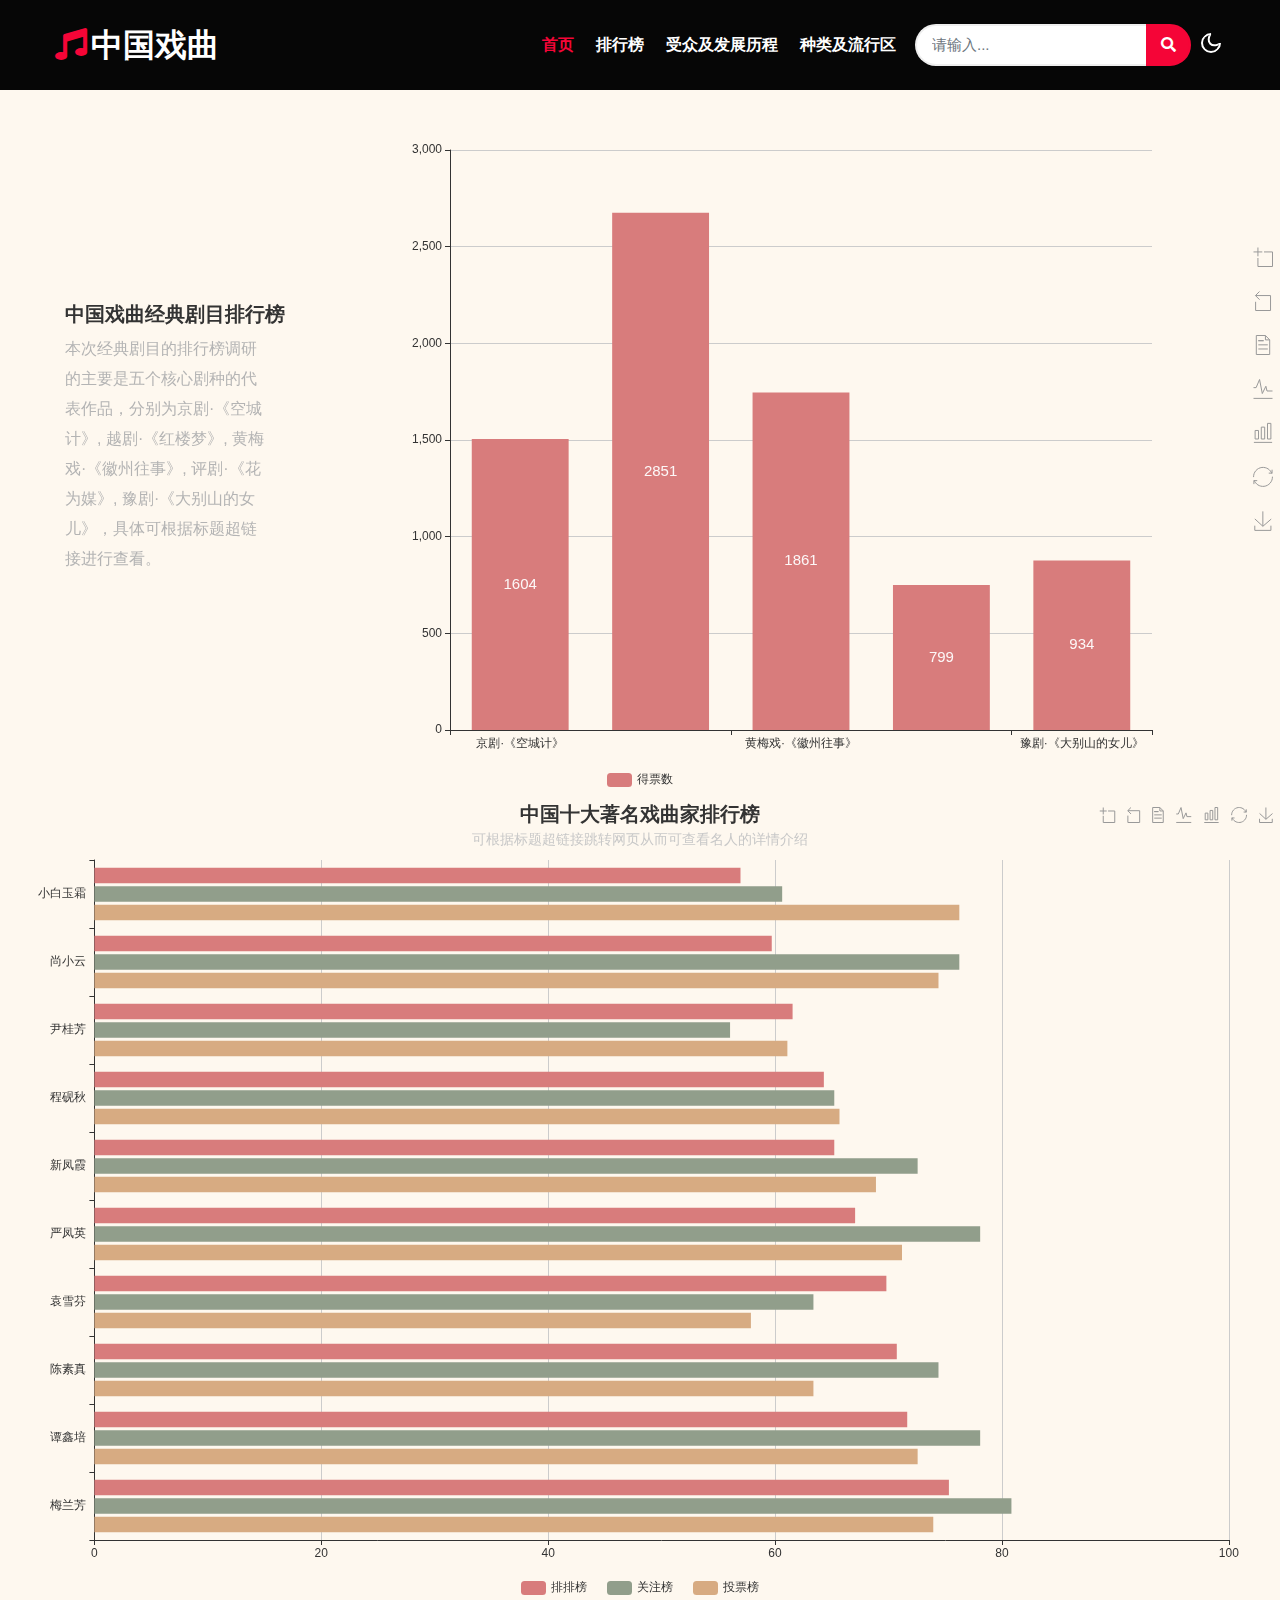
<file: about.html>
<!doctype html>
<html lang="en">

<head>
    <!-- Required meta tags -->
    <meta charset="utf-8">
    <meta name="viewport" content="width=device-width, initial-scale=1">
    <title>中国戏曲</title>
    <script src="assets/js/bootstrap.min.js"></script>
    <script src="assets/js/echarts.js"></script>
    <script src="assets/js/vintage.js"> </script>
    <!-- Google fonts -->
    <link href=//fonts.googleapis.com/css2?family=Londrina+Outline&display=swap" rel="stylesheet">
    <!-- Template CSS Style link -->
    <link rel="stylesheet" href="assets/css/style-starter.css">
</head>

<body>
    <!-- top header -->
    <section class="w3l-top-header">
        <div class="container">
            <div class="top-content-w3ls d-flex align-items-center justify-content-between">
                <div class="top-headers top-headers-2">
                    <ul>
                        
                    </ul>
                </div>
            </div>
        </div>
    </section>
    <!-- //top header -->
    <!-- header -->
    <header id="site-header" class="fixed-top"style="top:0px;">
        <div class="container">
            <nav class="navbar navbar-expand-lg navbar-light">
                <a class="navbar-brand" href="index.html">
                    <i class="fas fa-music me-1"></i>中国戏曲
                </a>
                
                <div class="collapse navbar-collapse" id="navbarScroll">
                    <ul class="navbar-nav ms-auto my-2 my-lg-0 navbar-nav-scroll">
                        <li class="nav-item">
                            <a class="nav-link active" aria-current="page" href="index.html">首页</a>
                        </li>
                        <li class="nav-item">
                            <a class="nav-link" href="第二部分.html">排行榜</a>
                        </li>
                        <li class="nav-item">
                            <a class="nav-link" href="classes.html">受众及发展历程</a>
                        </li>
                        <li class="nav-item">
                            <a class="nav-link" href="contact.html">种类及流行区</a>
                        </li>
                    </ul>
                    <form action="#error" method="GET" class="d-flex search-header ms-lg-2">
                        <input class="form-control" type="search" placeholder="请输入..." aria-label="Search"
                            required>
                        <button class="btn btn-style" type="submit"><i class="fas fa-search"></i></button>
                    </form>
                </div>
                <!-- toggle switch for light and dark theme -->
                <div class="cont-ser-position">
                    <nav class="navigation">
                        <div class="theme-switch-wrapper">
                            <label class="theme-switch" for="checkbox">
                                <input type="checkbox" id="checkbox">
                                <div class="mode-container">
                                    <i class="gg-sun"></i>
                                    <i class="gg-moon"></i>
                                </div>
                            </label>
                        </div>
                    </nav>
                </div>
                <!-- //toggle switch for light and dark theme -->
            </nav>
        </div>
    </header>
    <!-- //header -->

    <!-- inner banner -->
    
    <!-- //inner banner -->

    <!-- classes section -->
    <section id="第2部分" style="height: 1600px;background-color: rgb(248, 249, 244);">
        <!--准备盒子-->
        <div id="main1" style="height:800px;"></div>  
        <div id="main2" style="height:800px;"></div> 
        <script type="text/javascript">
          // 基于准备好的dom，初始化echarts实例
          var myChart = echarts.init(document.getElementById('main1'),'vintage');
          // 指定图表的配置项和数据
          var option = {
          title: {
            text: '中国戏曲经典剧目排行榜',
            link:'http://www.ttpaihang.com/vote/rank.php?voteid=1462',
            top:300,left:60,
            textStyle:{fontSize:20,},
            subtext:'本次经典剧目的排行榜调研的主要是五个核心剧种的代表作品，分别为京剧·《空城计》, 越剧·《红楼梦》, 黄梅戏·《徽州往事》, 评剧·《花为媒》, 豫剧·《大别山的女儿》，具体可根据标题超链接进行查看。',
            subtextStyle: {
              fontSize: 16,
              width: 200,
              lineHeight: 30,
              rich: { "<style_name>": {}},
              color: "rgb(180, 180, 180)",
              overflow: "break"
            }
          },
          tooltip: {},
          legend: {
            data:['得票数'],
            bottom:"1%"},
          toolbox:{
            show:true,
            feature:{
            dataZoom:{
            yAxisIndex:"none"
            },
            dataView:{
            readOnly:false
            },
            magicType:{
            type:["line","bar"]
            },
            restore:{},
            saveAsImage:{}
            },
            top:"30%",
            itemGap:20,
            orient:"vertical",
            itemSize:19
            },
            grid:{
              left:450,
              top:150
            },
            emphasis: {
              disabled: false,
              focus: 'self',
              blurScope: 'coordinateSystem'
          },
            xAxis: {
              data: ['京剧·《空城计》', '越剧·《红楼梦》', '黄梅戏·《徽州往事》', '评剧·《花为媒》', '豫剧·《大别山的女儿》']
            },
            yAxis: {},
            series: [
              {
                name: '得票数',
                type: 'bar',
                data: [1604, 2851, 1861, 799, 934],
                label:{
                  show:true,
                  fontSize:15,
                  color:'white'
               }
              }
            ]
          };
          // 使用刚指定的配置项和数据显示图表。
          myChart.setOption(option);

      var myChart = echarts.init(document.getElementById('main2'),'vintage');
      var option;
      option = {
        title: {
        text: '中国十大著名戏曲家排行榜',
        link:'https://www.maigoo.com/top/420213.html',
        left:'center',
        textStyle:{fontSize:20,},
        subtext:'可根据标题超链接跳转网页从而可查看名人的详情介绍',
        subtextStyle: {
        fontSize: 14,
        bottom:'10',
        width: 200,
        lineHeight: 10,
        rich: { "<style_name>": {}},
        color: "rgb(200, 200, 200)" 
      }
      },
      toolbox: {
        show: true,
        feature: {
          dataZoom: {
            yAxisIndex: "none"
          },
          dataView: {
            readOnly: false
          },
          magicType: {
            type: ["line", "bar"]
          },
          restore: {},
          saveAsImage: {}
        },
        iconStyle: {
          shadowBlur: 0
        }
      },
        legend: {
        bottom:"0",
        orient: "horizontal",
        itemGap: 20
      },
        tooltip: {},
        emphasis: {
            disabled: false,
            focus: 'series',
            blurScope: 'global'
      },
        grid: {
          left: '3%',
          right: '4%',
          bottom: '5%',
          containLabel: true
        },
        xAxis: {
          type: 'value',
        },
        yAxis: {
          type: 'category',
          data: ['梅兰芳', '谭鑫培', '陈素真', '袁雪芬', '严凤英', '新凤霞','程砚秋','尹桂芳','尚小云','小白玉霜']
        },
        series: [
          {
            name: '排排榜',
            type: 'bar',
            data: [82,78,77,76,73,71,70,67,65,62]
          },
          {
            name: '关注榜',
            type: 'bar',
            data: [88,85,81,69,85,79,71,61,83,66]
          },
          {
            name: '投票榜',
            type: 'bar',
            data: [80.5,79,69,63,77.5,75,71.5,66.5,81,83]
          }
        ]
      };
      option && myChart.setOption(option);
        </script>
          </script>
      </section>
    
</body>

</html>
</file>
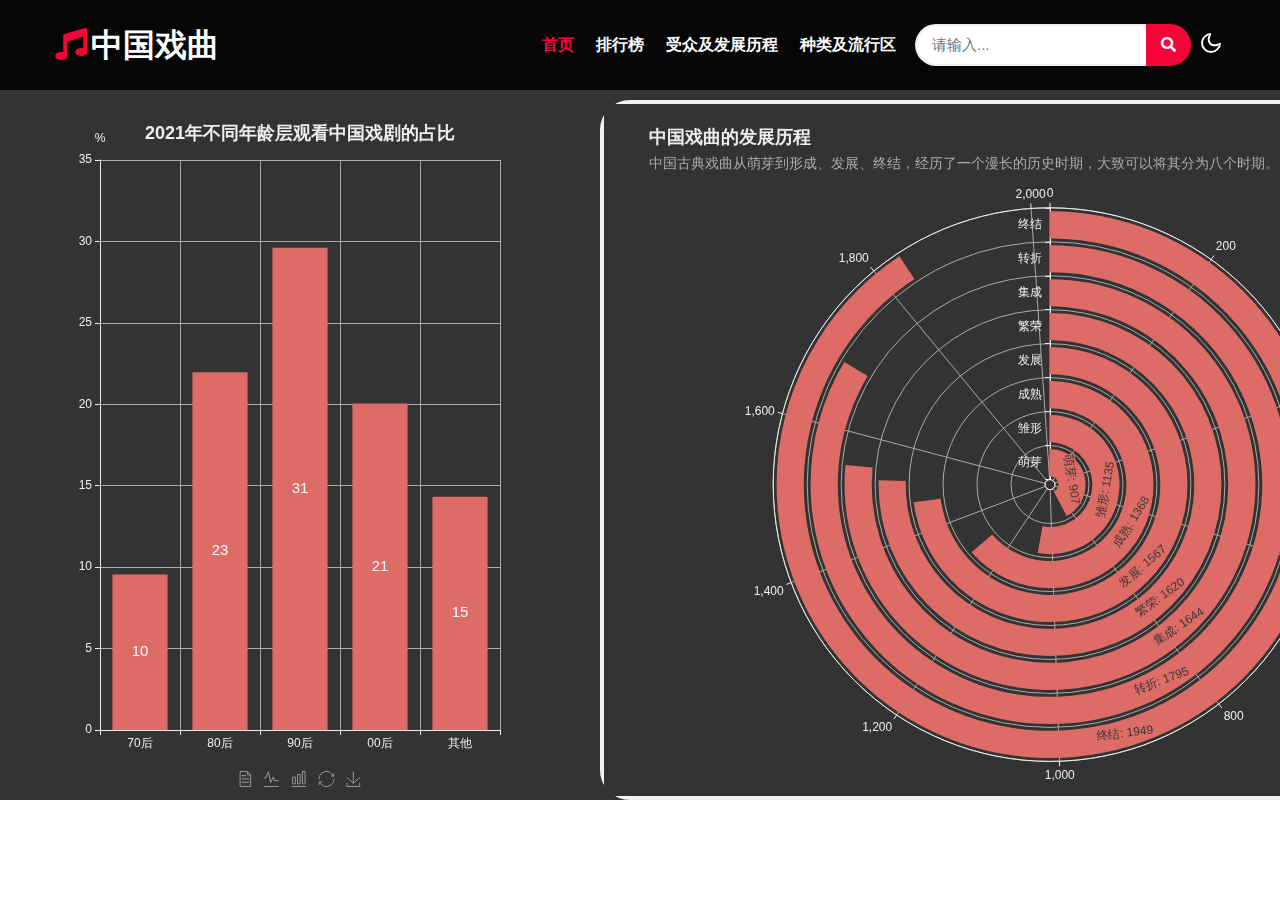
<file: classes.html>
<!doctype html>
<html lang="en">

<head>
    <!-- Required meta tags -->
    <meta charset="utf-8">
    <meta name="viewport" content="width=device-width, initial-scale=1">
    <title>中国戏曲</title>
    <script src="assets/js/bootstrap.min.js"></script>
    <script src="assets/js/echarts.js"></script>
    <script src="assets/js/dark.js"></script>
    <!-- Google fonts -->
    <link href=//fonts.googleapis.com/css2?family=Londrina+Outline&display=swap" rel="stylesheet">
    <!-- Template CSS Style link -->
    <link rel="stylesheet" href="assets/css/style-starter.css">
</head>

<body>
    <!-- top header -->
    <section class="w3l-top-header">
        <div class="container">
            <div class="top-content-w3ls d-flex align-items-center justify-content-between">
                <div class="top-headers top-headers-2">
                    <ul>
                        
                    </ul>
                </div>
            </div>
        </div>
    </section>
    <!-- //top header -->
    <!-- header -->
    <header id="site-header" class="fixed-top"style="top:0px;">
        <div class="container">
            <nav class="navbar navbar-expand-lg navbar-light">
                <a class="navbar-brand" href="index.html">
                    <i class="fas fa-music me-1"></i>中国戏曲
                </a>
                
                <div class="collapse navbar-collapse" id="navbarScroll">
                    <ul class="navbar-nav ms-auto my-2 my-lg-0 navbar-nav-scroll">
                        <li class="nav-item">
                            <a class="nav-link active" aria-current="page" href="index.html">首页</a>
                        </li>
                        <li class="nav-item">
                            <a class="nav-link" href="about.html">排行榜</a>
                        </li>
                        <li class="nav-item">
                            <a class="nav-link" href="classes.html">受众及发展历程</a>
                        </li>
                        <li class="nav-item">
                            <a class="nav-link" href="contact.html">种类及流行区</a>
                        </li>
                    </ul>
                    <form action="#error" method="GET" class="d-flex search-header ms-lg-2">
                        <input class="form-control" type="search" placeholder="请输入..." aria-label="Search"
                            required>
                        <button class="btn btn-style" type="submit"><i class="fas fa-search"></i></button>
                    </form>
                </div>
                <!-- toggle switch for light and dark theme -->
                <div class="cont-ser-position">
                    <nav class="navigation">
                        <div class="theme-switch-wrapper">
                            <label class="theme-switch" for="checkbox">
                                <input type="checkbox" id="checkbox">
                                <div class="mode-container">
                                    <i class="gg-sun"></i>
                                    <i class="gg-moon"></i>
                                </div>
                            </label>
                        </div>
                    </nav>
                </div>
                <!-- //toggle switch for light and dark theme -->
            </nav>
        </div>
    </header>
    <!-- //header -->

    <!-- inner banner -->
    
    <!-- //inner banner -->

    <!-- classes section -->
    <section id="第3部分" style="height: 800px;background-color: rgba(51, 51, 51,1);">
        <!--准备盒子-->
        <div id="main1" style="width: 500px;height:700px;background-color: rgba(51, 51, 51,1);position: absolute;left:50px;top:100px;"></div>
        <div id="main2" style="width: 900px;height:700px;background-color: rgba(51, 51, 51,1);position: absolute;left:600px;top:100px;right:50px;border: 4px solid rgb(240, 242, 245);border-radius: 30px;"></div>
        <script type="text/javascript">
            // 基于准备好的dom，初始化echarts实例
            var myChart1 = echarts.init(document.getElementById('main1'),'dark');
            // 指定图表的配置项和数据
            var option1 = {
              title: {
                text: '2021年不同年龄层观看中国戏剧的占比',
                top:20,
                left:'center'
              },
              tooltip: {},
              toolbox: {
                show: true,
                feature: {
                dataView: { show: true, readOnly: false },
                magicType: { show: true, type: ['line', 'bar'] },
                restore: { show: true },
                saveAsImage: { show: true }
                 },
                bottom:6,
                right:'center'
              },
              
              xAxis: {
                data: ['70后', '80后', '90后', '00后', '其他']
              },
              yAxis: {
                type: "value",
                name: "%"
              },
              series: [
                {
                  type: 'bar',
                  data: [10, 23, 31, 21, 15],
                  label:{
                    show:true,
                    fontSize:15,
                    color:'white'
                  },
                }
              ]
            };
      
            // 使用刚指定的配置项和数据显示图表。
            myChart1.setOption(option1);
            
            // 基于准备好的dom，初始化echarts实例
            var myChart2 = echarts.init(document.getElementById('main2'),'dark');
            // 指定图表的配置项和数据
            var option2 = {
              
              title:{
            text:'中国戏曲的发展历程',
            subtext:'中国古典戏曲从萌芽到形成、发展、终结，经历了一个漫长的历史时期，大致可以将其分为八个时期。',
            subtextStyle:{
               fontSize:14
            },
            
            top:20,
            left:40
              },
              grid:{
              top:500
              },
              polar: {
                radius: [5, '80%'],
                center: ["50%", "55%"]
              },
           
              angleAxis: {
                type: 'value',
                max: 2022,
                startAngle: 90
              },
              radiusAxis: {
                type: 'category',
                data: ['萌芽', '雏形', '成熟', '发展', '繁荣','集成', '转折', '终结']
              },
            
              tooltip: {},
              series: {
                top:100,
                type: 'bar',
                data: [907,1135,1368,1567,1620,1644,1795,1949],
                coordinateSystem: 'polar',
                name: '年代',
                label: {
                  show: true,
                  position: 'middle',
                  formatter: '{b}: {c}'
                }
              },
              legend: {
                show: true,
                data: ['年代'],
                left: "700",
                top: "100",
                itemWidth: 40
              },
            };
      
            // 使用刚指定的配置项和数据显示图表。
            myChart2.setOption(option2);
          </script>
      </section>
    
</body>

</html>
</file>
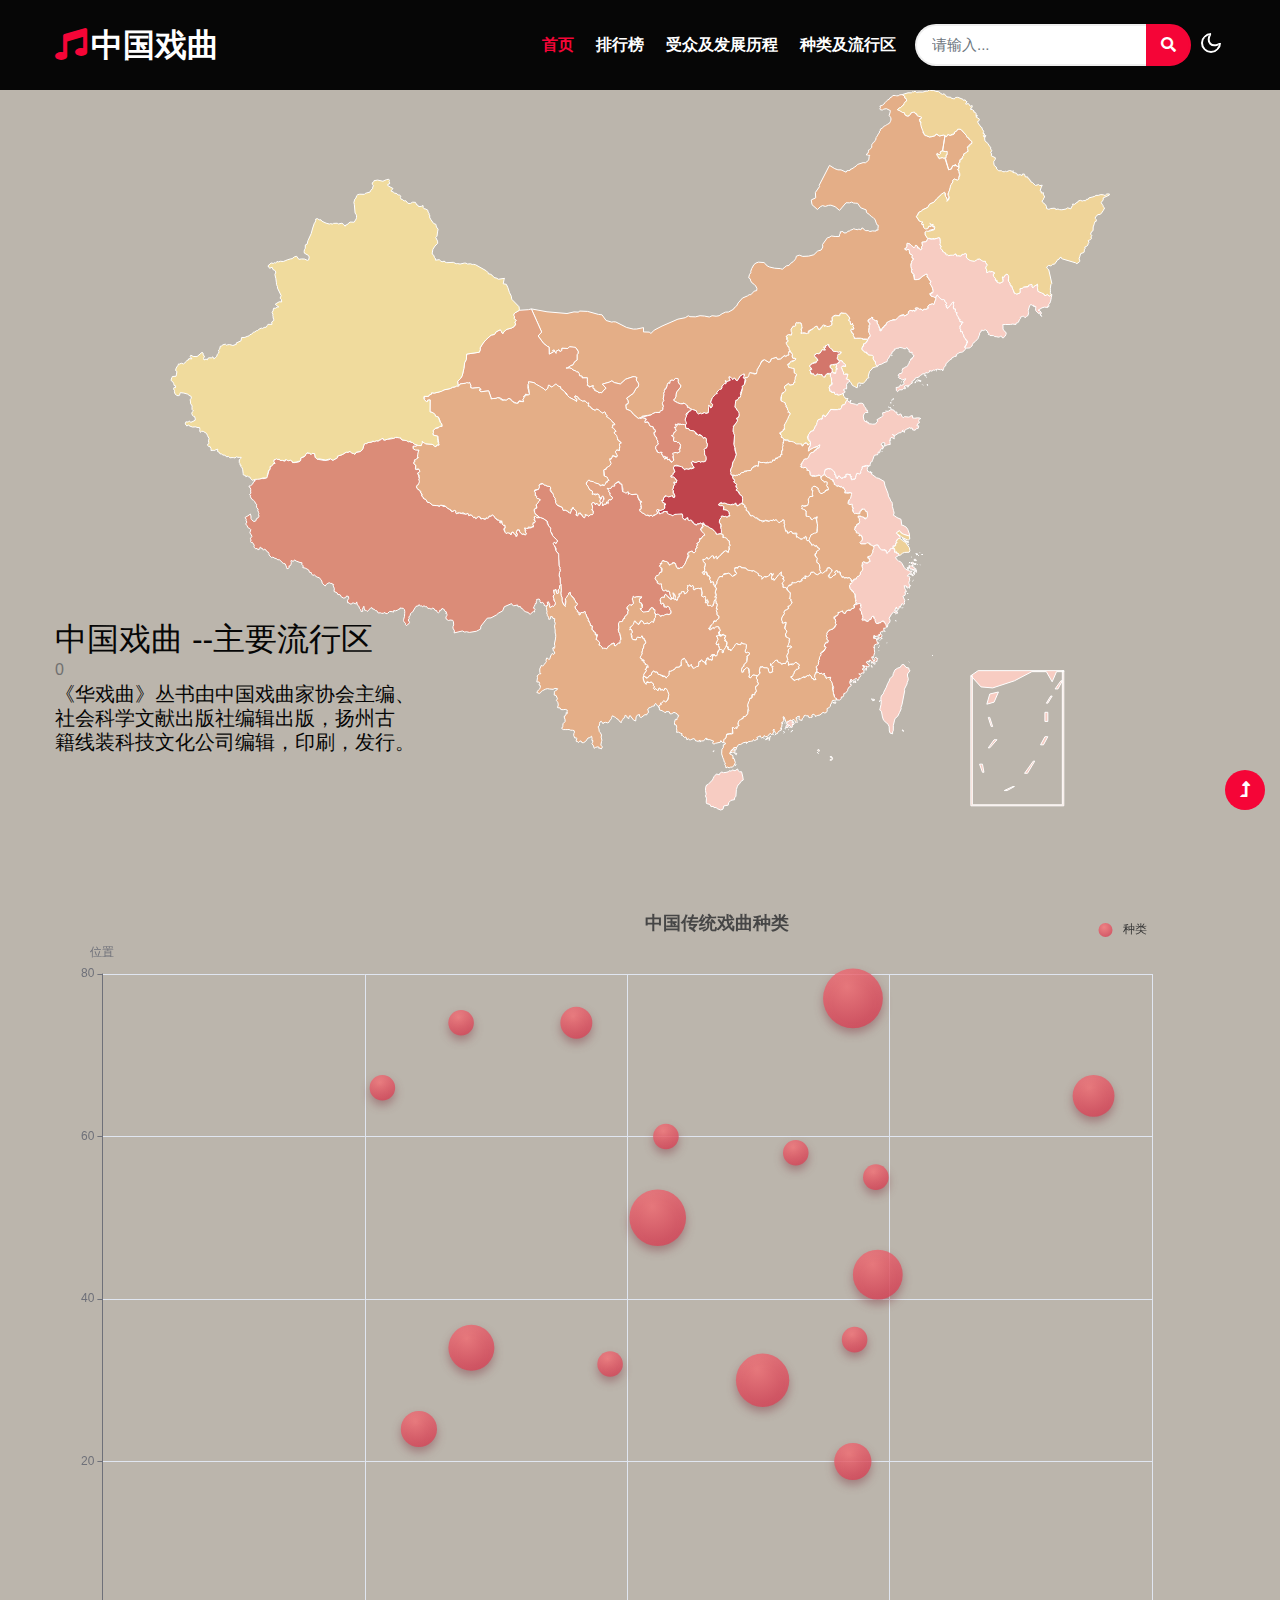
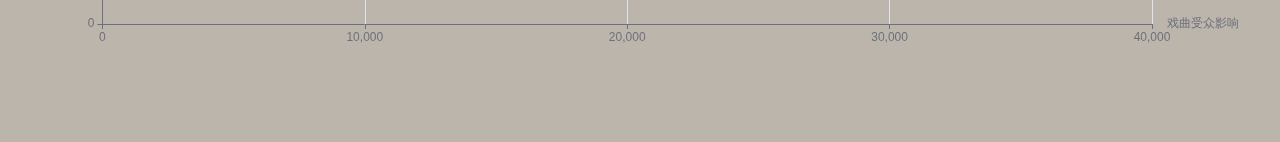
<file: contact.html>
<!doctype html>
<html lang="en">

<head>
    <!-- Required meta tags -->
    <meta charset="utf-8">
    <meta name="viewport" content="width=device-width, initial-scale=1">
    <script src="assets/js/bootstrap.min.js"></script>
    <script src="./assets/js/echarts.js"></script>
    <script src="./assets/js/china.js"></script>  
    <title>中国戏曲</title>
    <!-- Google fonts -->
    <!-- <link href=//fonts.googleapis.com/css2?family=Londrina+Outline&display=swap" rel="stylesheet"> -->
    <!-- Template CSS Style link -->
    <link rel="stylesheet" href="assets/css/style-starter.css">
    <style>
        .maxbox{
            width: 100%;
            height: 500px;
        }
        .store,.storeMain,.echart{
            width: 100%;
            height: 150%;
        }
        body{
            background-color: rgb(187, 181,172 );
        }
    </style>
</head>

<body >
 
    <!-- header -->
    <header id="site-header" class="fixed-top" style="top:0px;">
        <div class="container">
            <nav class="navbar navbar-expand-lg navbar-light">
                <a class="navbar-brand" href="index.html">
                    <i class="fas fa-music me-1"></i>中国戏曲
                </a>
                
                <div class="collapse navbar-collapse" id="navbarScroll">
                    <ul class="navbar-nav ms-auto my-2 my-lg-0 navbar-nav-scroll">
                        <li class="nav-item">
                            <a class="nav-link active" aria-current="page" href="index.html">首页</a>
                        </li>
                        <li class="nav-item">
                            <a class="nav-link" href="about.html">排行榜</a>
                        </li>
                        <li class="nav-item">
                            <a class="nav-link" href="classes.html">受众及发展历程</a>
                        </li>
                        <li class="nav-item">
                            <a class="nav-link" href="contact.html">种类及流行区</a>
                        </li>
                    </ul>
                    <form action="#error" method="GET" class="d-flex search-header ms-lg-2">
                        <input class="form-control" type="search" placeholder="请输入..." aria-label="Search"
                            required>
                        <button class="btn btn-style" type="submit"><i class="fas fa-search"></i></button>
                    </form>
                </div>
                <!-- toggle switch for light and dark theme -->
                <div class="cont-ser-position">
                    <nav class="navigation">
                        <div class="theme-switch-wrapper">
                            <label class="theme-switch" for="checkbox">
                                <input type="checkbox" id="checkbox">
                                <div class="mode-container">
                                    <i class="gg-sun"></i>
                                    <i class="gg-moon"></i>
                                </div>
                            </label>
                        </div>
                    </nav>
                </div>
                <!-- //toggle switch for light and dark theme -->
            </nav>
        </div>
    </header>
   <div class="maxbox">
    <div class="store">
        <div class="storeMain">
            <div style="height: 80%;">
            <div id="china-map" class="echart" style="height: 100%;"></div>
            </div>
        </div>
    </div>
   </div>
    <!-- about section -->
    <section class="w3l-about py-5" id="about";background-color: rgb(248, 249, 244);>
        <div class="container py-lg-5 py-md-4 py-2">
            <div class="row align-items-center">
                <div class="col-lg-6 section-width pe-xl-5 pt-lg-4" style="height:250px" style="left:30px">
                    <h2 class="title-style">中国戏曲 <span>--主要流行区</span></h2>0
                    <h5>《华戏曲》丛书由中国戏曲家协会主编、<h5> 
                    <h5>社会科学文献出版社编辑出版，扬州古 </h5>
                    <h5>籍线装科技文化公司编辑，印刷，发行。</h5>                 
                </div>
            </div>
        </div>
        <div id="main2" style="height:800px;">
            <h3 class="title-style text-capitalize text-center">Our expert <span>team</span> will help <span>you</span>
            </h3>
        </div> 
        <script>
            function drawCharts() {
                // 基于准备好的dom，初始化echarts实例
                var chinaMap = echarts.init(document.getElementById("china-map"));
                window.onresize = chinaMap.resize; // 窗口或框架被调整大小时执行chinaMap.resize
                chinaMap.setOption({
                    // 进行相关配置
                    tooltip: {
                        formatter: function (params) {
                            if(params.data != undefined) {
                                return `戏曲名称：${params.data.label}</br>地区名称：${params.data.name}`
                            }else {
                                params.data = {
                                    label:'xxx',
                                    name:'xxx',
                                    value:0
                                }
                            }
                        }
                    }, // 鼠标移到图里面的浮动提示框
                    dataRange: {
                        show: false,
                        min: 0,
                        max: 1000,
                        text: ["High", "Low"],
                        realtime: true,
                        calculable: true,
    
                        splitNumber: 0,
                        orient: 'horizontal',
                    },
                    geo: {
                        // 这个是重点配置区
                        map: "china", // 表示中国地图
                        roam: false, // 禁止滚轮放大
                        label: {
                            normal: {
                                show: false, // 是否显示对应地名
                                textStyle: {
                                    color: "#fff",
                                },
                            },
                        },
                        itemStyle: {
                            normal: {
                                borderColor: "#fff",
                                borderWidth: "1",
                                areaColor: "#f7ccc2",
                            },
                            emphasis: {
                                areaColor: '#f55a3f', // 鼠标滑过颜色
                                shadowOffsetX: 0,
                                shadowOffsetY: 0,
                                shadowBlur: 20,
                                borderWidth: 0,
                                shadowColor: "rgba(0, 0, 0, 0.5)",
                            },
                        },
                    },
                    series: [
                        {
                            type: "scatter",
                            coordinateSystem: "geo", // 对应上方配置
                        },
                        {
                            type: "map",
                            geoIndex: 0,
                            data: [
                                {
                                    name: "北京",
                                    value: 599,
                                    tooltip: 10,
                                    label: '京剧'
                                },
                                {
                                    name: "上海",
                                    value: 142,
                                    label: '沪剧'
                                },
                                {
                                    name: "黑龙江",
                                    value: 123,
                                    label: '京剧'
                                },
                                {
                                    name: "深圳",
                                    value: 92,
                                    label: '豫剧'
                                },
                                {
                                    name: "陕西",
                                    value: 700,
                                    label: '豫剧',
                                    itemStyle: { normal: { areaColor: "pink" } }
                                },
                                {
                                    name: "四川",
                                    value: 453,
                                    label: '川剧',
                                },
                                {
                                    name: "西藏",
                                    value: 453,                             
                                },
                                {
                                    name: "新疆",
                                    value: 92,
                                    label: '秦腔',
                                },
                                {
                                    name: "青海",
                                    value: 300,
                                    label: '秦腔',
                                },
                                {
                                    name: "陕西",
                                    value: 300,
                                    label: '秦腔',
                                },
                                {
                                    name: "甘肃",
                                    value: 354,
                                    label: '秦腔',
                                },
                                {
                                    name: "云南",
                                    value: 300,
                                    label: '滇剧',
                                },
                                {
                                    name: "贵州",
                                    value: 330,
                                },
                                 {
                                    name: "广西",
                                    value: 300,
                                    label: '粤剧',
                                },
                                {
                                    name: "广东",
                                    value: 300,
                                    label: '粤剧',
                                },
                                {
                                    name: "福建",
                                    value: 430,
                                    label: '湘剧',
                                },
                                {
                                    name: "河南",
                                    value: 300,
                                    label: '豫剧',
                                },
                                {
                                    name: "内蒙古",
                                    value: 300,
                                    label: '黄梅戏',
                                },
                                {
                                    name: "山西",
                                    value: 300,
                                    label: '晋剧',
                                },
                                {
                                    name: "宁夏",
                                    value: 453,
                                    label: '秦腔',
                                },
                                {
                                    name: "重庆",
                                    value: 300,
                                    label: '川剧',
                                },
                                {
                                    name: "湖南",
                                    value: 300,
                                    label: '湘剧',
                                },
                                {
                                    name: "湖北",
                                    value: 300,
                                    label: '楚剧',
                                },
                                {
                                    name: "江西",
                                    value: 300,

                                    
                                },
                                {
                                    name: "安徽",
                                    value: 300,
                                    label: '锡剧',
                                },
                                {
                                    name: "河北",
                                    value: 123,
                                    label: '京剧'
                                },
                            ],
                        },
                    ],
                });
                window.addEventListener("resize", function () {
                    chinaMap.resize();
                });
            }
            drawCharts()
            
            var myChart = echarts.init(document.getElementById('main2'),'vintage');
            var option;

     data = [
  [
    [28604, 77, 978958237, '京剧'],
    [21163, 50, 878958237, '越剧'],
    [25160, 30, 778958237, '黄梅戏'],
    [13670, 74, 178958237, '河南梆子'],
    [28599, 20, 378958237, '越调'],
    [29476, 55, 178958237, '潮剧'],
    [21476, 60, 178958237, '晋剧'],
    [28666, 35, 178958237, '桂剧'],
    [37773, 65, 478958237, '昆剧'],
    [29550, 43, 678958237, '豫剧'],
    [19349, 32,178958237, '秦腔'],
    [10670, 66, 178958237, '川剧'],
    [26424, 58, 178958237, '汉剧'],
    [14062, 34, 578958237, '评剧'],
    [12062, 24, 358958237, '曲剧'],
    [18062, 74, 278958237, '吕剧']
  ],

];
     option = {
     
  title: {
    text: '中国传统戏曲种类',
    left: '50%',
    top: '2%'
  },
  legend: {
    right: '10%',
    top: '3%',
    data: ['种类', ]
  },
  grid: {
    left: '8%',
    top: '10%'
  },
  xAxis: {
   
  
        type: 'value',
        name: '戏曲受众影响',
      
    
  },
  yAxis: {
        type: 'value',
        name: '位置',
  },
  series: [
    {
      name: '种类',
      data: data[0],
      type: 'scatter',
      symbolSize: function (data) {
        return Math.sqrt(data[2]) / 5e2;
      },
      emphasis: {
        focus: 'series',
        label: {
          show: true,
          formatter: function (param) {
            return param.data[3];
          },
          position: 'top'
        }
      },
      itemStyle: {
        shadowBlur: 10,
        shadowColor: 'rgba(120, 36, 50, 0.5)',
        shadowOffsetY: 5,
        color: new echarts.graphic.RadialGradient(0.4, 0.3, 1, [
          {
            offset: 0,
            color: 'rgb(251, 118, 123)'
          },
          {
            offset: 1,
            color: 'rgb(204, 46, 72)'
          }
        ])
      }
    },
    
  ]
};

      option && myChart.setOption(option);
        </script>
    </section>

    <!-- team section -->

    
    <button onclick="topFunction()" id="movetop" title="Go to top">
        <span class="fas fa-level-up-alt" aria-hidden="true"></span>
    </button>
    <script>
        // When the user scrolls down 20px from the top of the document, show the button
        window.onscroll = function () {
            scrollFunction()
        };

        function scrollFunction() {
            if (document.body.scrollTop > 20 || document.documentElement.scrollTop > 20) {
                document.getElementById("movetop").style.display = "block";
            } else {
                document.getElementById("movetop").style.display = "none";
            }
        }

        // When the user clicks on the button, scroll to the top of the document
        function topFunction() {
            document.body.scrollTop = 0;
            document.documentElement.scrollTop = 0;
        }
    </script>
    <!-- //move top -->

    <!-- common jquery plugin -->
    <script src="assets/js/jquery-3.3.1.min.js"></script>
    <script src="assets/js/theme-change.js"></script>
    <!-- //theme switch js (light and dark)-->

    <!-- MENU-JS -->
    <script>
        $(window).on("scroll", function () {
            var scroll = $(window).scrollTop();

            if (scroll >= 80) {
                $("#site-header").addClass("nav-fixed");
            } else {
                $("#site-header").removeClass("nav-fixed");
            }
        });

        //Main navigation Active Class Add Remove
        $(".navbar-toggler").on("click", function () {
            $("header").toggleClass("active");
        });
        $(document).on("ready", function () {
            if ($(window).width() > 991) {
                $("header").removeClass("active");
            }
            $(window).on("resize", function () {
                if ($(window).width() > 991) {
                    $("header").removeClass("active");
                }
            });
        });
    </script>
    <!-- //MENU-JS -->

    <!-- disable body scroll which navbar is in active -->
    <script>
        $(function () {
            $('.navbar-toggler').click(function () {
                $('body').toggleClass('noscroll');
            })
        });
    </script>
    <!-- //disable body scroll which navbar is in active -->

    <!-- bootstrap -->
    
    <!-- //bootstrap -->
    <!-- //Js scripts -->
</body>

</html>
</file>
<file: assets/css/style-starter.css>
@charset "UTF-8";

/*--
Author: W3layouts
Author URL: http://w3layouts.com
--*/
/*!
 * Bootstrap v5.0.1 (https://getbootstrap.com/)
 * Copyright 2011-2021 The Bootstrap Authors
 * Copyright 2011-2021 Twitter, Inc.
 * Licensed under MIT (https://github.com/twbs/bootstrap/blob/main/LICENSE)
 */
:root {
  --bs-blue: #0d6efd;
  --bs-indigo: #6610f2;
  --bs-purple: #6f42c1;
  --bs-pink: #d63384;
  --bs-red: #dc3545;
  --bs-orange: #fd7e14;
  --bs-yellow: #ffc107;
  --bs-green: #198754;
  --bs-teal: #20c997;
  --bs-cyan: #0dcaf0;
  --bs-white: #fff;
  --bs-gray: #6c757d;
  --bs-gray-dark: #343a40;
  --bs-primary: #0d6efd;
  --bs-secondary: #6c757d;
  --bs-success: #198754;
  --bs-info: #0dcaf0;
  --bs-warning: #ffc107;
  --bs-danger: #dc3545;
  --bs-light: #f8f9fa;
  --bs-dark: #212529;
  --bs-font-sans-serif: system-ui, -apple-system, "Segoe UI", Roboto, "Helvetica Neue", Arial, "Noto Sans", "Liberation Sans", sans-serif, "Apple Color Emoji", "Segoe UI Emoji", "Segoe UI Symbol", "Noto Color Emoji";
  --bs-font-monospace: SFMono-Regular, Menlo, Monaco, Consolas, "Liberation Mono", "Courier New", monospace;
  --bs-gradient: linear-gradient(180deg, rgba(255, 255, 255, 0.15), rgba(255, 255, 255, 0));
}

*,
*::before,
*::after {
  box-sizing: border-box;
}

@media (prefers-reduced-motion: no-preference) {
  :root {
    scroll-behavior: smooth;
  }
}

body {
  margin: 0;
  font-family: var(--bs-font-sans-serif);
  font-size: 1rem;
  font-weight: 400;
  line-height: 1.5;
  color: #212529;
  background-color: #fff;
  -webkit-text-size-adjust: 100%;
  -webkit-tap-highlight-color: rgba(0, 0, 0, 0);
}

hr {
  margin: 1rem 0;
  color: inherit;
  background-color: currentColor;
  border: 0;
  opacity: 0.25;
}

hr:not([size]) {
  height: 1px;
}

h6,
.h6,
h5,
.h5,
h4,
.h4,
h3,
.h3,
h2,
.h2,
h1,
.h1 {
  margin-top: 0;
  margin-bottom: 0.5rem;
  font-weight: 500;
  line-height: 1.2;
}

h1,
.h1 {
  font-size: calc(1.375rem + 1.5vw);
}

@media (min-width: 1200px) {

  h1,
  .h1 {
    font-size: 2.5rem;
  }
}

h2,
.h2 {
  font-size: calc(1.325rem + 0.9vw);
}

@media (min-width: 1200px) {

  h2,
  .h2 {
    font-size: 2rem;
  }
}

h3,
.h3 {
  font-size: calc(1.3rem + 0.6vw);
}

@media (min-width: 1200px) {

  h3,
  .h3 {
    font-size: 1.75rem;
  }
}

h4,
.h4 {
  font-size: calc(1.275rem + 0.3vw);
}

@media (min-width: 1200px) {

  h4,
  .h4 {
    font-size: 1.5rem;
  }
}

h5,
.h5 {
  font-size: 1.25rem;
}

h6,
.h6 {
  font-size: 1rem;
}

p {
  margin-top: 0;
  margin-bottom: 1rem;
}

abbr[title],
abbr[data-bs-original-title] {
  -webkit-text-decoration: underline dotted;
  text-decoration: underline dotted;
  cursor: help;
  -webkit-text-decoration-skip-ink: none;
  text-decoration-skip-ink: none;
}

address {
  margin-bottom: 1rem;
  font-style: normal;
  line-height: inherit;
}

ol,
ul {
  padding-left: 2rem;
}

ol,
ul,
dl {
  margin-top: 0;
  margin-bottom: 1rem;
}

ol ol,
ul ul,
ol ul,
ul ol {
  margin-bottom: 0;
}

dt {
  font-weight: 700;
}

dd {
  margin-bottom: 0.5rem;
  margin-left: 0;
}

blockquote {
  margin: 0 0 1rem;
}

b,
strong {
  font-weight: bolder;
}

small,
.small {
  font-size: 0.875em;
}

mark,
.mark {
  padding: 0.2em;
  background-color: #fcf8e3;
}

sub,
sup {
  position: relative;
  font-size: 0.75em;
  line-height: 0;
  vertical-align: baseline;
}

sub {
  bottom: -0.25em;
}

sup {
  top: -0.5em;
}

a {
  color: #0d6efd;
  text-decoration: underline;
}

a:hover {
  color: #0a58ca;
}

a:not([href]):not([class]),
a:not([href]):not([class]):hover {
  color: inherit;
  text-decoration: none;
}

pre,
code,
kbd,
samp {
  font-family: var(--bs-font-monospace);
  font-size: 1em;
  direction: ltr
    /* rtl:ignore */
  ;
  unicode-bidi: bidi-override;
}

pre {
  display: block;
  margin-top: 0;
  margin-bottom: 1rem;
  overflow: auto;
  font-size: 0.875em;
}

pre code {
  font-size: inherit;
  color: inherit;
  word-break: normal;
}

code {
  font-size: 0.875em;
  color: #d63384;
  word-wrap: break-word;
}

a>code {
  color: inherit;
}

kbd {
  padding: 0.2rem 0.4rem;
  font-size: 0.875em;
  color: #fff;
  background-color: #212529;
  border-radius: 0.2rem;
}

kbd kbd {
  padding: 0;
  font-size: 1em;
  font-weight: 700;
}

figure {
  margin: 0 0 1rem;
}

img,
svg {
  vertical-align: middle;
}

table {
  caption-side: bottom;
  border-collapse: collapse;
}

caption {
  padding-top: 0.5rem;
  padding-bottom: 0.5rem;
  color: #6c757d;
  text-align: left;
}

th {
  text-align: inherit;
  text-align: -webkit-match-parent;
}

thead,
tbody,
tfoot,
tr,
td,
th {
  border-color: inherit;
  border-style: solid;
  border-width: 0;
}

label {
  display: inline-block;
}

button {
  border-radius: 0;
}

button:focus:not(:focus-visible) {
  outline: 0;
}

input,
button,
select,
optgroup,
textarea {
  margin: 0;
  font-family: inherit;
  font-size: inherit;
  line-height: inherit;
}

button,
select {
  text-transform: none;
}

[role=button] {
  cursor: pointer;
}

select {
  word-wrap: normal;
}

select:disabled {
  opacity: 1;
}

[list]::-webkit-calendar-picker-indicator {
  display: none;
}

button,
[type=button],
[type=reset],
[type=submit] {
  -webkit-appearance: button;
}

button:not(:disabled),
[type=button]:not(:disabled),
[type=reset]:not(:disabled),
[type=submit]:not(:disabled) {
  cursor: pointer;
}

::-moz-focus-inner {
  padding: 0;
  border-style: none;
}

textarea {
  resize: vertical;
}

fieldset {
  min-width: 0;
  padding: 0;
  margin: 0;
  border: 0;
}

legend {
  float: left;
  width: 100%;
  padding: 0;
  margin-bottom: 0.5rem;
  font-size: calc(1.275rem + 0.3vw);
  line-height: inherit;
}

@media (min-width: 1200px) {
  legend {
    font-size: 1.5rem;
  }
}

legend+* {
  clear: left;
}

::-webkit-datetime-edit-fields-wrapper,
::-webkit-datetime-edit-text,
::-webkit-datetime-edit-minute,
::-webkit-datetime-edit-hour-field,
::-webkit-datetime-edit-day-field,
::-webkit-datetime-edit-month-field,
::-webkit-datetime-edit-year-field {
  padding: 0;
}

::-webkit-inner-spin-button {
  height: auto;
}

[type=search] {
  outline-offset: -2px;
  -webkit-appearance: textfield;
}

/* rtl:raw:
[type="tel"],
[type="url"],
[type="email"],
[type="number"] {
  direction: ltr;
}
*/
::-webkit-search-decoration {
  -webkit-appearance: none;
}

::-webkit-color-swatch-wrapper {
  padding: 0;
}

::file-selector-button {
  font: inherit;
}

::-webkit-file-upload-button {
  font: inherit;
  -webkit-appearance: button;
}

output {
  display: inline-block;
}

iframe {
  border: 0;
}

summary {
  display: list-item;
  cursor: pointer;
}

progress {
  vertical-align: baseline;
}

[hidden] {
  display: none !important;
}

.lead {
  font-size: 1.25rem;
  font-weight: 300;
}

.display-1 {
  font-size: calc(1.625rem + 4.5vw);
  font-weight: 300;
  line-height: 1.2;
}

@media (min-width: 1200px) {
  .display-1 {
    font-size: 5rem;
  }
}

.display-2 {
  font-size: calc(1.575rem + 3.9vw);
  font-weight: 300;
  line-height: 1.2;
}

@media (min-width: 1200px) {
  .display-2 {
    font-size: 4.5rem;
  }
}

.display-3 {
  font-size: calc(1.525rem + 3.3vw);
  font-weight: 300;
  line-height: 1.2;
}

@media (min-width: 1200px) {
  .display-3 {
    font-size: 4rem;
  }
}

.display-4 {
  font-size: calc(1.475rem + 2.7vw);
  font-weight: 300;
  line-height: 1.2;
}

@media (min-width: 1200px) {
  .display-4 {
    font-size: 3.5rem;
  }
}

.display-5 {
  font-size: calc(1.425rem + 2.1vw);
  font-weight: 300;
  line-height: 1.2;
}

@media (min-width: 1200px) {
  .display-5 {
    font-size: 3rem;
  }
}

.display-6 {
  font-size: calc(1.375rem + 1.5vw);
  font-weight: 300;
  line-height: 1.2;
}

@media (min-width: 1200px) {
  .display-6 {
    font-size: 2.5rem;
  }
}

.list-unstyled {
  padding-left: 0;
  list-style: none;
}

.list-inline {
  padding-left: 0;
  list-style: none;
}

.list-inline-item {
  display: inline-block;
}

.list-inline-item:not(:last-child) {
  margin-right: 0.5rem;
}

.initialism {
  font-size: 0.875em;
  text-transform: uppercase;
}

.blockquote {
  margin-bottom: 1rem;
  font-size: 1.25rem;
}

.blockquote> :last-child {
  margin-bottom: 0;
}

.blockquote-footer {
  margin-top: -1rem;
  margin-bottom: 1rem;
  font-size: 0.875em;
  color: var(--font-color);
}

.blockquote-footer::before {
  content: "— ";
}

.img-fluid {
  max-width: 100%;
  height: auto;
}

.img-thumbnail {
  padding: 0.25rem;
  background-color: #fff;
  border: 1px solid #dee2e6;
  border-radius: 0.25rem;
  max-width: 100%;
  height: auto;
}

.figure {
  display: inline-block;
}

.figure-img {
  margin-bottom: 0.5rem;
  line-height: 1;
}

.figure-caption {
  font-size: 0.875em;
  color: #6c757d;
}

.container,
.container-fluid,
.container-xxl,
.container-xl,
.container-lg,
.container-md,
.container-sm {
  width: 100%;
  padding-right: var(--bs-gutter-x, 0.75rem);
  padding-left: var(--bs-gutter-x, 0.75rem);
  margin-right: auto;
  margin-left: auto;
}

@media (min-width: 576px) {

  .container-sm,
  .container {
    max-width: 540px;
  }
}

@media (min-width: 768px) {

  .container-md,
  .container-sm,
  .container {
    max-width: 720px;
  }
}

@media (min-width: 992px) {

  .container-lg,
  .container-md,
  .container-sm,
  .container {
    max-width: 960px;
  }
}

@media (min-width: 1200px) {

  .container-xl,
  .container-lg,
  .container-md,
  .container-sm,
  .container {
    max-width: 1140px;
  }
}

@media (min-width: 1400px) {

  .container-xxl,
  .container-xl,
  .container-lg,
  .container-md,
  .container-sm,
  .container {
    max-width: 1320px;
  }
}

.row {
  --bs-gutter-x: 1.5rem;
  --bs-gutter-y: 0;
  display: flex;
  flex-wrap: wrap;
  margin-top: calc(var(--bs-gutter-y) * -1);
  margin-right: calc(var(--bs-gutter-x) / -2);
  margin-left: calc(var(--bs-gutter-x) / -2);
}

.row>* {
  flex-shrink: 0;
  width: 100%;
  max-width: 100%;
  padding-right: calc(var(--bs-gutter-x) / 2);
  padding-left: calc(var(--bs-gutter-x) / 2);
  margin-top: var(--bs-gutter-y);
}

.col {
  flex: 1 0 0%;
}

.row-cols-auto>* {
  flex: 0 0 auto;
  width: auto;
}

.row-cols-1>* {
  flex: 0 0 auto;
  width: 100%;
}

.row-cols-2>* {
  flex: 0 0 auto;
  width: 50%;
}

.row-cols-3>* {
  flex: 0 0 auto;
  width: 33.3333333333%;
}

.row-cols-4>* {
  flex: 0 0 auto;
  width: 25%;
}

.row-cols-5>* {
  flex: 0 0 auto;
  width: 20%;
}

.row-cols-6>* {
  flex: 0 0 auto;
  width: 16.6666666667%;
}

.col-auto {
  flex: 0 0 auto;
  width: auto;
}

.col-1 {
  flex: 0 0 auto;
  width: 8.3333333333%;
}

.col-2 {
  flex: 0 0 auto;
  width: 16.6666666667%;
}

.col-3 {
  flex: 0 0 auto;
  width: 25%;
}

.col-4 {
  flex: 0 0 auto;
  width: 33.3333333333%;
}

.col-5 {
  flex: 0 0 auto;
  width: 41.6666666667%;
}

.col-6 {
  flex: 0 0 auto;
  width: 50%;
}

.col-7 {
  flex: 0 0 auto;
  width: 58.3333333333%;
}

.col-8 {
  flex: 0 0 auto;
  width: 66.6666666667%;
}

.col-9 {
  flex: 0 0 auto;
  width: 75%;
}

.col-10 {
  flex: 0 0 auto;
  width: 83.3333333333%;
}

.col-11 {
  flex: 0 0 auto;
  width: 91.6666666667%;
}

.col-12 {
  flex: 0 0 auto;
  width: 100%;
}

.offset-1 {
  margin-left: 8.3333333333%;
}

.offset-2 {
  margin-left: 16.6666666667%;
}

.offset-3 {
  margin-left: 25%;
}

.offset-4 {
  margin-left: 33.3333333333%;
}

.offset-5 {
  margin-left: 41.6666666667%;
}

.offset-6 {
  margin-left: 50%;
}

.offset-7 {
  margin-left: 58.3333333333%;
}

.offset-8 {
  margin-left: 66.6666666667%;
}

.offset-9 {
  margin-left: 75%;
}

.offset-10 {
  margin-left: 83.3333333333%;
}

.offset-11 {
  margin-left: 91.6666666667%;
}

.g-0,
.gx-0 {
  --bs-gutter-x: 0;
}

.g-0,
.gy-0 {
  --bs-gutter-y: 0;
}

.g-1,
.gx-1 {
  --bs-gutter-x: 0.25rem;
}

.g-1,
.gy-1 {
  --bs-gutter-y: 0.25rem;
}

.g-2,
.gx-2 {
  --bs-gutter-x: 0.5rem;
}

.g-2,
.gy-2 {
  --bs-gutter-y: 0.5rem;
}

.g-3,
.gx-3 {
  --bs-gutter-x: 1rem;
}

.g-3,
.gy-3 {
  --bs-gutter-y: 1rem;
}

.g-4,
.gx-4 {
  --bs-gutter-x: 1.5rem;
}

.g-4,
.gy-4 {
  --bs-gutter-y: 1.5rem;
}

.g-5,
.gx-5 {
  --bs-gutter-x: 3rem;
}

.g-5,
.gy-5 {
  --bs-gutter-y: 3rem;
}

@media (min-width: 576px) {
  .col-sm {
    flex: 1 0 0%;
  }

  .row-cols-sm-auto>* {
    flex: 0 0 auto;
    width: auto;
  }

  .row-cols-sm-1>* {
    flex: 0 0 auto;
    width: 100%;
  }

  .row-cols-sm-2>* {
    flex: 0 0 auto;
    width: 50%;
  }

  .row-cols-sm-3>* {
    flex: 0 0 auto;
    width: 33.3333333333%;
  }

  .row-cols-sm-4>* {
    flex: 0 0 auto;
    width: 25%;
  }

  .row-cols-sm-5>* {
    flex: 0 0 auto;
    width: 20%;
  }

  .row-cols-sm-6>* {
    flex: 0 0 auto;
    width: 16.6666666667%;
  }

  .col-sm-auto {
    flex: 0 0 auto;
    width: auto;
  }

  .col-sm-1 {
    flex: 0 0 auto;
    width: 8.3333333333%;
  }

  .col-sm-2 {
    flex: 0 0 auto;
    width: 16.6666666667%;
  }

  .col-sm-3 {
    flex: 0 0 auto;
    width: 25%;
  }

  .col-sm-4 {
    flex: 0 0 auto;
    width: 33.3333333333%;
  }

  .col-sm-5 {
    flex: 0 0 auto;
    width: 41.6666666667%;
  }

  .col-sm-6 {
    flex: 0 0 auto;
    width: 50%;
  }

  .col-sm-7 {
    flex: 0 0 auto;
    width: 58.3333333333%;
  }

  .col-sm-8 {
    flex: 0 0 auto;
    width: 66.6666666667%;
  }

  .col-sm-9 {
    flex: 0 0 auto;
    width: 75%;
  }

  .col-sm-10 {
    flex: 0 0 auto;
    width: 83.3333333333%;
  }

  .col-sm-11 {
    flex: 0 0 auto;
    width: 91.6666666667%;
  }

  .col-sm-12 {
    flex: 0 0 auto;
    width: 100%;
  }

  .offset-sm-0 {
    margin-left: 0;
  }

  .offset-sm-1 {
    margin-left: 8.3333333333%;
  }

  .offset-sm-2 {
    margin-left: 16.6666666667%;
  }

  .offset-sm-3 {
    margin-left: 25%;
  }

  .offset-sm-4 {
    margin-left: 33.3333333333%;
  }

  .offset-sm-5 {
    margin-left: 41.6666666667%;
  }

  .offset-sm-6 {
    margin-left: 50%;
  }

  .offset-sm-7 {
    margin-left: 58.3333333333%;
  }

  .offset-sm-8 {
    margin-left: 66.6666666667%;
  }

  .offset-sm-9 {
    margin-left: 75%;
  }

  .offset-sm-10 {
    margin-left: 83.3333333333%;
  }

  .offset-sm-11 {
    margin-left: 91.6666666667%;
  }

  .g-sm-0,
  .gx-sm-0 {
    --bs-gutter-x: 0;
  }

  .g-sm-0,
  .gy-sm-0 {
    --bs-gutter-y: 0;
  }

  .g-sm-1,
  .gx-sm-1 {
    --bs-gutter-x: 0.25rem;
  }

  .g-sm-1,
  .gy-sm-1 {
    --bs-gutter-y: 0.25rem;
  }

  .g-sm-2,
  .gx-sm-2 {
    --bs-gutter-x: 0.5rem;
  }

  .g-sm-2,
  .gy-sm-2 {
    --bs-gutter-y: 0.5rem;
  }

  .g-sm-3,
  .gx-sm-3 {
    --bs-gutter-x: 1rem;
  }

  .g-sm-3,
  .gy-sm-3 {
    --bs-gutter-y: 1rem;
  }

  .g-sm-4,
  .gx-sm-4 {
    --bs-gutter-x: 1.5rem;
  }

  .g-sm-4,
  .gy-sm-4 {
    --bs-gutter-y: 1.5rem;
  }

  .g-sm-5,
  .gx-sm-5 {
    --bs-gutter-x: 3rem;
  }

  .g-sm-5,
  .gy-sm-5 {
    --bs-gutter-y: 3rem;
  }
}

@media (min-width: 768px) {
  .col-md {
    flex: 1 0 0%;
  }

  .row-cols-md-auto>* {
    flex: 0 0 auto;
    width: auto;
  }

  .row-cols-md-1>* {
    flex: 0 0 auto;
    width: 100%;
  }

  .row-cols-md-2>* {
    flex: 0 0 auto;
    width: 50%;
  }

  .row-cols-md-3>* {
    flex: 0 0 auto;
    width: 33.3333333333%;
  }

  .row-cols-md-4>* {
    flex: 0 0 auto;
    width: 25%;
  }

  .row-cols-md-5>* {
    flex: 0 0 auto;
    width: 20%;
  }

  .row-cols-md-6>* {
    flex: 0 0 auto;
    width: 16.6666666667%;
  }

  .col-md-auto {
    flex: 0 0 auto;
    width: auto;
  }

  .col-md-1 {
    flex: 0 0 auto;
    width: 8.3333333333%;
  }

  .col-md-2 {
    flex: 0 0 auto;
    width: 16.6666666667%;
  }

  .col-md-3 {
    flex: 0 0 auto;
    width: 25%;
  }

  .col-md-4 {
    flex: 0 0 auto;
    width: 33.3333333333%;
  }

  .col-md-5 {
    flex: 0 0 auto;
    width: 41.6666666667%;
  }

  .col-md-6 {
    flex: 0 0 auto;
    width: 50%;
  }

  .col-md-7 {
    flex: 0 0 auto;
    width: 58.3333333333%;
  }

  .col-md-8 {
    flex: 0 0 auto;
    width: 66.6666666667%;
  }

  .col-md-9 {
    flex: 0 0 auto;
    width: 75%;
  }

  .col-md-10 {
    flex: 0 0 auto;
    width: 83.3333333333%;
  }

  .col-md-11 {
    flex: 0 0 auto;
    width: 91.6666666667%;
  }

  .col-md-12 {
    flex: 0 0 auto;
    width: 100%;
  }

  .offset-md-0 {
    margin-left: 0;
  }

  .offset-md-1 {
    margin-left: 8.3333333333%;
  }

  .offset-md-2 {
    margin-left: 16.6666666667%;
  }

  .offset-md-3 {
    margin-left: 25%;
  }

  .offset-md-4 {
    margin-left: 33.3333333333%;
  }

  .offset-md-5 {
    margin-left: 41.6666666667%;
  }

  .offset-md-6 {
    margin-left: 50%;
  }

  .offset-md-7 {
    margin-left: 58.3333333333%;
  }

  .offset-md-8 {
    margin-left: 66.6666666667%;
  }

  .offset-md-9 {
    margin-left: 75%;
  }

  .offset-md-10 {
    margin-left: 83.3333333333%;
  }

  .offset-md-11 {
    margin-left: 91.6666666667%;
  }

  .g-md-0,
  .gx-md-0 {
    --bs-gutter-x: 0;
  }

  .g-md-0,
  .gy-md-0 {
    --bs-gutter-y: 0;
  }

  .g-md-1,
  .gx-md-1 {
    --bs-gutter-x: 0.25rem;
  }

  .g-md-1,
  .gy-md-1 {
    --bs-gutter-y: 0.25rem;
  }

  .g-md-2,
  .gx-md-2 {
    --bs-gutter-x: 0.5rem;
  }

  .g-md-2,
  .gy-md-2 {
    --bs-gutter-y: 0.5rem;
  }

  .g-md-3,
  .gx-md-3 {
    --bs-gutter-x: 1rem;
  }

  .g-md-3,
  .gy-md-3 {
    --bs-gutter-y: 1rem;
  }

  .g-md-4,
  .gx-md-4 {
    --bs-gutter-x: 1.5rem;
  }

  .g-md-4,
  .gy-md-4 {
    --bs-gutter-y: 1.5rem;
  }

  .g-md-5,
  .gx-md-5 {
    --bs-gutter-x: 3rem;
  }

  .g-md-5,
  .gy-md-5 {
    --bs-gutter-y: 3rem;
  }
}

@media (min-width: 992px) {
  .col-lg {
    flex: 1 0 0%;
  }

  .row-cols-lg-auto>* {
    flex: 0 0 auto;
    width: auto;
  }

  .row-cols-lg-1>* {
    flex: 0 0 auto;
    width: 100%;
  }

  .row-cols-lg-2>* {
    flex: 0 0 auto;
    width: 50%;
  }

  .row-cols-lg-3>* {
    flex: 0 0 auto;
    width: 33.3333333333%;
  }

  .row-cols-lg-4>* {
    flex: 0 0 auto;
    width: 25%;
  }

  .row-cols-lg-5>* {
    flex: 0 0 auto;
    width: 20%;
  }

  .row-cols-lg-6>* {
    flex: 0 0 auto;
    width: 16.6666666667%;
  }

  .col-lg-auto {
    flex: 0 0 auto;
    width: auto;
  }

  .col-lg-1 {
    flex: 0 0 auto;
    width: 8.3333333333%;
  }

  .col-lg-2 {
    flex: 0 0 auto;
    width: 16.6666666667%;
  }

  .col-lg-3 {
    flex: 0 0 auto;
    width: 25%;
  }

  .col-lg-4 {
    flex: 0 0 auto;
    width: 33.3333333333%;
  }

  .col-lg-5 {
    flex: 0 0 auto;
    width: 41.6666666667%;
  }

  .col-lg-6 {
    flex: 0 0 auto;
    width: 50%;
  }

  .col-lg-7 {
    flex: 0 0 auto;
    width: 58.3333333333%;
  }

  .col-lg-8 {
    flex: 0 0 auto;
    width: 66.6666666667%;
  }

  .col-lg-9 {
    flex: 0 0 auto;
    width: 75%;
  }

  .col-lg-10 {
    flex: 0 0 auto;
    width: 83.3333333333%;
  }

  .col-lg-11 {
    flex: 0 0 auto;
    width: 91.6666666667%;
  }

  .col-lg-12 {
    flex: 0 0 auto;
    width: 100%;
  }

  .offset-lg-0 {
    margin-left: 0;
  }

  .offset-lg-1 {
    margin-left: 8.3333333333%;
  }

  .offset-lg-2 {
    margin-left: 16.6666666667%;
  }

  .offset-lg-3 {
    margin-left: 25%;
  }

  .offset-lg-4 {
    margin-left: 33.3333333333%;
  }

  .offset-lg-5 {
    margin-left: 41.6666666667%;
  }

  .offset-lg-6 {
    margin-left: 50%;
  }

  .offset-lg-7 {
    margin-left: 58.3333333333%;
  }

  .offset-lg-8 {
    margin-left: 66.6666666667%;
  }

  .offset-lg-9 {
    margin-left: 75%;
  }

  .offset-lg-10 {
    margin-left: 83.3333333333%;
  }

  .offset-lg-11 {
    margin-left: 91.6666666667%;
  }

  .g-lg-0,
  .gx-lg-0 {
    --bs-gutter-x: 0;
  }

  .g-lg-0,
  .gy-lg-0 {
    --bs-gutter-y: 0;
  }

  .g-lg-1,
  .gx-lg-1 {
    --bs-gutter-x: 0.25rem;
  }

  .g-lg-1,
  .gy-lg-1 {
    --bs-gutter-y: 0.25rem;
  }

  .g-lg-2,
  .gx-lg-2 {
    --bs-gutter-x: 0.5rem;
  }

  .g-lg-2,
  .gy-lg-2 {
    --bs-gutter-y: 0.5rem;
  }

  .g-lg-3,
  .gx-lg-3 {
    --bs-gutter-x: 1rem;
  }

  .g-lg-3,
  .gy-lg-3 {
    --bs-gutter-y: 1rem;
  }

  .g-lg-4,
  .gx-lg-4 {
    --bs-gutter-x: 1.5rem;
  }

  .g-lg-4,
  .gy-lg-4 {
    --bs-gutter-y: 1.5rem;
  }

  .g-lg-5,
  .gx-lg-5 {
    --bs-gutter-x: 3rem;
  }

  .g-lg-5,
  .gy-lg-5 {
    --bs-gutter-y: 3rem;
  }
}

@media (min-width: 1200px) {
  .col-xl {
    flex: 1 0 0%;
  }

  .row-cols-xl-auto>* {
    flex: 0 0 auto;
    width: auto;
  }

  .row-cols-xl-1>* {
    flex: 0 0 auto;
    width: 100%;
  }

  .row-cols-xl-2>* {
    flex: 0 0 auto;
    width: 50%;
  }

  .row-cols-xl-3>* {
    flex: 0 0 auto;
    width: 33.3333333333%;
  }

  .row-cols-xl-4>* {
    flex: 0 0 auto;
    width: 25%;
  }

  .row-cols-xl-5>* {
    flex: 0 0 auto;
    width: 20%;
  }

  .row-cols-xl-6>* {
    flex: 0 0 auto;
    width: 16.6666666667%;
  }

  .col-xl-auto {
    flex: 0 0 auto;
    width: auto;
  }

  .col-xl-1 {
    flex: 0 0 auto;
    width: 8.3333333333%;
  }

  .col-xl-2 {
    flex: 0 0 auto;
    width: 16.6666666667%;
  }

  .col-xl-3 {
    flex: 0 0 auto;
    width: 25%;
  }

  .col-xl-4 {
    flex: 0 0 auto;
    width: 33.3333333333%;
  }

  .col-xl-5 {
    flex: 0 0 auto;
    width: 41.6666666667%;
  }

  .col-xl-6 {
    flex: 0 0 auto;
    width: 50%;
  }

  .col-xl-7 {
    flex: 0 0 auto;
    width: 58.3333333333%;
  }

  .col-xl-8 {
    flex: 0 0 auto;
    width: 66.6666666667%;
  }

  .col-xl-9 {
    flex: 0 0 auto;
    width: 75%;
  }

  .col-xl-10 {
    flex: 0 0 auto;
    width: 83.3333333333%;
  }

  .col-xl-11 {
    flex: 0 0 auto;
    width: 91.6666666667%;
  }

  .col-xl-12 {
    flex: 0 0 auto;
    width: 100%;
  }

  .offset-xl-0 {
    margin-left: 0;
  }

  .offset-xl-1 {
    margin-left: 8.3333333333%;
  }

  .offset-xl-2 {
    margin-left: 16.6666666667%;
  }

  .offset-xl-3 {
    margin-left: 25%;
  }

  .offset-xl-4 {
    margin-left: 33.3333333333%;
  }

  .offset-xl-5 {
    margin-left: 41.6666666667%;
  }

  .offset-xl-6 {
    margin-left: 50%;
  }

  .offset-xl-7 {
    margin-left: 58.3333333333%;
  }

  .offset-xl-8 {
    margin-left: 66.6666666667%;
  }

  .offset-xl-9 {
    margin-left: 75%;
  }

  .offset-xl-10 {
    margin-left: 83.3333333333%;
  }

  .offset-xl-11 {
    margin-left: 91.6666666667%;
  }

  .g-xl-0,
  .gx-xl-0 {
    --bs-gutter-x: 0;
  }

  .g-xl-0,
  .gy-xl-0 {
    --bs-gutter-y: 0;
  }

  .g-xl-1,
  .gx-xl-1 {
    --bs-gutter-x: 0.25rem;
  }

  .g-xl-1,
  .gy-xl-1 {
    --bs-gutter-y: 0.25rem;
  }

  .g-xl-2,
  .gx-xl-2 {
    --bs-gutter-x: 0.5rem;
  }

  .g-xl-2,
  .gy-xl-2 {
    --bs-gutter-y: 0.5rem;
  }

  .g-xl-3,
  .gx-xl-3 {
    --bs-gutter-x: 1rem;
  }

  .g-xl-3,
  .gy-xl-3 {
    --bs-gutter-y: 1rem;
  }

  .g-xl-4,
  .gx-xl-4 {
    --bs-gutter-x: 1.5rem;
  }

  .g-xl-4,
  .gy-xl-4 {
    --bs-gutter-y: 1.5rem;
  }

  .g-xl-5,
  .gx-xl-5 {
    --bs-gutter-x: 3rem;
  }

  .g-xl-5,
  .gy-xl-5 {
    --bs-gutter-y: 3rem;
  }
}

@media (min-width: 1400px) {
  .col-xxl {
    flex: 1 0 0%;
  }

  .row-cols-xxl-auto>* {
    flex: 0 0 auto;
    width: auto;
  }

  .row-cols-xxl-1>* {
    flex: 0 0 auto;
    width: 100%;
  }

  .row-cols-xxl-2>* {
    flex: 0 0 auto;
    width: 50%;
  }

  .row-cols-xxl-3>* {
    flex: 0 0 auto;
    width: 33.3333333333%;
  }

  .row-cols-xxl-4>* {
    flex: 0 0 auto;
    width: 25%;
  }

  .row-cols-xxl-5>* {
    flex: 0 0 auto;
    width: 20%;
  }

  .row-cols-xxl-6>* {
    flex: 0 0 auto;
    width: 16.6666666667%;
  }

  .col-xxl-auto {
    flex: 0 0 auto;
    width: auto;
  }

  .col-xxl-1 {
    flex: 0 0 auto;
    width: 8.3333333333%;
  }

  .col-xxl-2 {
    flex: 0 0 auto;
    width: 16.6666666667%;
  }

  .col-xxl-3 {
    flex: 0 0 auto;
    width: 25%;
  }

  .col-xxl-4 {
    flex: 0 0 auto;
    width: 33.3333333333%;
  }

  .col-xxl-5 {
    flex: 0 0 auto;
    width: 41.6666666667%;
  }

  .col-xxl-6 {
    flex: 0 0 auto;
    width: 50%;
  }

  .col-xxl-7 {
    flex: 0 0 auto;
    width: 58.3333333333%;
  }

  .col-xxl-8 {
    flex: 0 0 auto;
    width: 66.6666666667%;
  }

  .col-xxl-9 {
    flex: 0 0 auto;
    width: 75%;
  }

  .col-xxl-10 {
    flex: 0 0 auto;
    width: 83.3333333333%;
  }

  .col-xxl-11 {
    flex: 0 0 auto;
    width: 91.6666666667%;
  }

  .col-xxl-12 {
    flex: 0 0 auto;
    width: 100%;
  }

  .offset-xxl-0 {
    margin-left: 0;
  }

  .offset-xxl-1 {
    margin-left: 8.3333333333%;
  }

  .offset-xxl-2 {
    margin-left: 16.6666666667%;
  }

  .offset-xxl-3 {
    margin-left: 25%;
  }

  .offset-xxl-4 {
    margin-left: 33.3333333333%;
  }

  .offset-xxl-5 {
    margin-left: 41.6666666667%;
  }

  .offset-xxl-6 {
    margin-left: 50%;
  }

  .offset-xxl-7 {
    margin-left: 58.3333333333%;
  }

  .offset-xxl-8 {
    margin-left: 66.6666666667%;
  }

  .offset-xxl-9 {
    margin-left: 75%;
  }

  .offset-xxl-10 {
    margin-left: 83.3333333333%;
  }

  .offset-xxl-11 {
    margin-left: 91.6666666667%;
  }

  .g-xxl-0,
  .gx-xxl-0 {
    --bs-gutter-x: 0;
  }

  .g-xxl-0,
  .gy-xxl-0 {
    --bs-gutter-y: 0;
  }

  .g-xxl-1,
  .gx-xxl-1 {
    --bs-gutter-x: 0.25rem;
  }

  .g-xxl-1,
  .gy-xxl-1 {
    --bs-gutter-y: 0.25rem;
  }

  .g-xxl-2,
  .gx-xxl-2 {
    --bs-gutter-x: 0.5rem;
  }

  .g-xxl-2,
  .gy-xxl-2 {
    --bs-gutter-y: 0.5rem;
  }

  .g-xxl-3,
  .gx-xxl-3 {
    --bs-gutter-x: 1rem;
  }

  .g-xxl-3,
  .gy-xxl-3 {
    --bs-gutter-y: 1rem;
  }

  .g-xxl-4,
  .gx-xxl-4 {
    --bs-gutter-x: 1.5rem;
  }

  .g-xxl-4,
  .gy-xxl-4 {
    --bs-gutter-y: 1.5rem;
  }

  .g-xxl-5,
  .gx-xxl-5 {
    --bs-gutter-x: 3rem;
  }

  .g-xxl-5,
  .gy-xxl-5 {
    --bs-gutter-y: 3rem;
  }
}

.table {
  --bs-table-bg: transparent;
  --bs-table-accent-bg: transparent;
  --bs-table-striped-color: #212529;
  --bs-table-striped-bg: rgba(0, 0, 0, 0.05);
  --bs-table-active-color: #212529;
  --bs-table-active-bg: rgba(0, 0, 0, 0.1);
  --bs-table-hover-color: #212529;
  --bs-table-hover-bg: rgba(0, 0, 0, 0.075);
  width: 100%;
  margin-bottom: 1rem;
  color: #212529;
  vertical-align: top;
  border-color: #dee2e6;
}

.table> :not(caption)>*>* {
  padding: 0.5rem 0.5rem;
  background-color: var(--bs-table-bg);
  border-bottom-width: 1px;
  box-shadow: inset 0 0 0 9999px var(--bs-table-accent-bg);
}

.table>tbody {
  vertical-align: inherit;
}

.table>thead {
  vertical-align: bottom;
}

.table> :not(:last-child)> :last-child>* {
  border-bottom-color: currentColor;
}

.caption-top {
  caption-side: top;
}

.table-sm> :not(caption)>*>* {
  padding: 0.25rem 0.25rem;
}

.table-bordered> :not(caption)>* {
  border-width: 1px 0;
}

.table-bordered> :not(caption)>*>* {
  border-width: 0 1px;
}

.table-borderless> :not(caption)>*>* {
  border-bottom-width: 0;
}

.table-striped>tbody>tr:nth-of-type(odd) {
  --bs-table-accent-bg: var(--bs-table-striped-bg);
  color: var(--bs-table-striped-color);
}

.table-active {
  --bs-table-accent-bg: var(--bs-table-active-bg);
  color: var(--bs-table-active-color);
}

.table-hover>tbody>tr:hover {
  --bs-table-accent-bg: var(--bs-table-hover-bg);
  color: var(--bs-table-hover-color);
}

.table-primary {
  --bs-table-bg: #cfe2ff;
  --bs-table-striped-bg: #c5d7f2;
  --bs-table-striped-color: #000;
  --bs-table-active-bg: #bacbe6;
  --bs-table-active-color: #000;
  --bs-table-hover-bg: #bfd1ec;
  --bs-table-hover-color: #000;
  color: #000;
  border-color: #bacbe6;
}

.table-secondary {
  --bs-table-bg: #e2e3e5;
  --bs-table-striped-bg: #d7d8da;
  --bs-table-striped-color: #000;
  --bs-table-active-bg: #cbccce;
  --bs-table-active-color: #000;
  --bs-table-hover-bg: #d1d2d4;
  --bs-table-hover-color: #000;
  color: #000;
  border-color: #cbccce;
}

.table-success {
  --bs-table-bg: #d1e7dd;
  --bs-table-striped-bg: #c7dbd2;
  --bs-table-striped-color: #000;
  --bs-table-active-bg: #bcd0c7;
  --bs-table-active-color: #000;
  --bs-table-hover-bg: #c1d6cc;
  --bs-table-hover-color: #000;
  color: #000;
  border-color: #bcd0c7;
}

.table-info {
  --bs-table-bg: #cff4fc;
  --bs-table-striped-bg: #c5e8ef;
  --bs-table-striped-color: #000;
  --bs-table-active-bg: #badce3;
  --bs-table-active-color: #000;
  --bs-table-hover-bg: #bfe2e9;
  --bs-table-hover-color: #000;
  color: #000;
  border-color: #badce3;
}

.table-warning {
  --bs-table-bg: #fff3cd;
  --bs-table-striped-bg: #f2e7c3;
  --bs-table-striped-color: #000;
  --bs-table-active-bg: #e6dbb9;
  --bs-table-active-color: #000;
  --bs-table-hover-bg: #ece1be;
  --bs-table-hover-color: #000;
  color: #000;
  border-color: #e6dbb9;
}

.table-danger {
  --bs-table-bg: #f8d7da;
  --bs-table-striped-bg: #eccccf;
  --bs-table-striped-color: #000;
  --bs-table-active-bg: #dfc2c4;
  --bs-table-active-color: #000;
  --bs-table-hover-bg: #e5c7ca;
  --bs-table-hover-color: #000;
  color: #000;
  border-color: #dfc2c4;
}

.table-light {
  --bs-table-bg: #f8f9fa;
  --bs-table-striped-bg: #ecedee;
  --bs-table-striped-color: #000;
  --bs-table-active-bg: #dfe0e1;
  --bs-table-active-color: #000;
  --bs-table-hover-bg: #e5e6e7;
  --bs-table-hover-color: #000;
  color: #000;
  border-color: #dfe0e1;
}

.table-dark {
  --bs-table-bg: #212529;
  --bs-table-striped-bg: #2c3034;
  --bs-table-striped-color: #fff;
  --bs-table-active-bg: #373b3e;
  --bs-table-active-color: #fff;
  --bs-table-hover-bg: #323539;
  --bs-table-hover-color: #fff;
  color: #fff;
  border-color: #373b3e;
}

.table-responsive {
  overflow-x: auto;
  -webkit-overflow-scrolling: touch;
}

@media (max-width: 575.98px) {
  .table-responsive-sm {
    overflow-x: auto;
    -webkit-overflow-scrolling: touch;
  }
}

@media (max-width: 767.98px) {
  .table-responsive-md {
    overflow-x: auto;
    -webkit-overflow-scrolling: touch;
  }
}

@media (max-width: 991.98px) {
  .table-responsive-lg {
    overflow-x: auto;
    -webkit-overflow-scrolling: touch;
  }
}

@media (max-width: 1199.98px) {
  .table-responsive-xl {
    overflow-x: auto;
    -webkit-overflow-scrolling: touch;
  }
}

@media (max-width: 1399.98px) {
  .table-responsive-xxl {
    overflow-x: auto;
    -webkit-overflow-scrolling: touch;
  }
}

.form-label {
  margin-bottom: 0.5rem;
}

.col-form-label {
  padding-top: calc(0.375rem + 1px);
  padding-bottom: calc(0.375rem + 1px);
  margin-bottom: 0;
  font-size: inherit;
  line-height: 1.5;
}

.col-form-label-lg {
  padding-top: calc(0.5rem + 1px);
  padding-bottom: calc(0.5rem + 1px);
  font-size: 1.25rem;
}

.col-form-label-sm {
  padding-top: calc(0.25rem + 1px);
  padding-bottom: calc(0.25rem + 1px);
  font-size: 0.875rem;
}

.form-text {
  margin-top: 0.25rem;
  font-size: 0.875em;
  color: #6c757d;
}

.form-control {
  display: block;
  width: 100%;
  padding: 0.375rem 0.75rem;
  font-size: 1rem;
  font-weight: 400;
  line-height: 1.5;
  color: #212529;
  background-color: #fff;
  background-clip: padding-box;
  border: 1px solid #ced4da;
  -webkit-appearance: none;
  -moz-appearance: none;
  appearance: none;
  border-radius: 0.25rem;
  transition: border-color 0.15s ease-in-out, box-shadow 0.15s ease-in-out;
}

@media (prefers-reduced-motion: reduce) {
  .form-control {
    transition: none;
  }
}

.form-control[type=file] {
  overflow: hidden;
}

.form-control[type=file]:not(:disabled):not([readonly]) {
  cursor: pointer;
}

.form-control:focus {
  color: #212529;
  background-color: #fff;
  border-color: #86b7fe;
  outline: 0;
  box-shadow: 0 0 0 0.25rem rgba(13, 110, 253, 0.25);
}

.form-control::-webkit-date-and-time-value {
  height: 1.5em;
}

.form-control::-moz-placeholder {
  color: #6c757d;
  opacity: 1;
}

.form-control::placeholder {
  color: #6c757d;
  opacity: 1;
}

.form-control:disabled,
.form-control[readonly] {
  background-color: #e9ecef;
  opacity: 1;
}

.form-control::file-selector-button {
  padding: 0.375rem 0.75rem;
  margin: -0.375rem -0.75rem;
  -webkit-margin-end: 0.75rem;
  margin-inline-end: 0.75rem;
  color: #212529;
  background-color: #e9ecef;
  pointer-events: none;
  border-color: inherit;
  border-style: solid;
  border-width: 0;
  border-inline-end-width: 1px;
  border-radius: 0;
  transition: color 0.15s ease-in-out, background-color 0.15s ease-in-out, border-color 0.15s ease-in-out, box-shadow 0.15s ease-in-out;
}

@media (prefers-reduced-motion: reduce) {
  .form-control::file-selector-button {
    transition: none;
  }
}

.form-control:hover:not(:disabled):not([readonly])::file-selector-button {
  background-color: #dde0e3;
}

.form-control::-webkit-file-upload-button {
  padding: 0.375rem 0.75rem;
  margin: -0.375rem -0.75rem;
  -webkit-margin-end: 0.75rem;
  margin-inline-end: 0.75rem;
  color: #212529;
  background-color: #e9ecef;
  pointer-events: none;
  border-color: inherit;
  border-style: solid;
  border-width: 0;
  border-inline-end-width: 1px;
  border-radius: 0;
  -webkit-transition: color 0.15s ease-in-out, background-color 0.15s ease-in-out, border-color 0.15s ease-in-out, box-shadow 0.15s ease-in-out;
  transition: color 0.15s ease-in-out, background-color 0.15s ease-in-out, border-color 0.15s ease-in-out, box-shadow 0.15s ease-in-out;
}

@media (prefers-reduced-motion: reduce) {
  .form-control::-webkit-file-upload-button {
    -webkit-transition: none;
    transition: none;
  }
}

.form-control:hover:not(:disabled):not([readonly])::-webkit-file-upload-button {
  background-color: #dde0e3;
}

.form-control-plaintext {
  display: block;
  width: 100%;
  padding: 0.375rem 0;
  margin-bottom: 0;
  line-height: 1.5;
  color: #212529;
  background-color: transparent;
  border: solid transparent;
  border-width: 1px 0;
}

.form-control-plaintext.form-control-sm,
.form-control-plaintext.form-control-lg {
  padding-right: 0;
  padding-left: 0;
}

.form-control-sm {
  min-height: calc(1.5em + 0.5rem + 2px);
  padding: 0.25rem 0.5rem;
  font-size: 0.875rem;
  border-radius: 0.2rem;
}

.form-control-sm::file-selector-button {
  padding: 0.25rem 0.5rem;
  margin: -0.25rem -0.5rem;
  -webkit-margin-end: 0.5rem;
  margin-inline-end: 0.5rem;
}

.form-control-sm::-webkit-file-upload-button {
  padding: 0.25rem 0.5rem;
  margin: -0.25rem -0.5rem;
  -webkit-margin-end: 0.5rem;
  margin-inline-end: 0.5rem;
}

.form-control-lg {
  min-height: calc(1.5em + 1rem + 2px);
  padding: 0.5rem 1rem;
  font-size: 1.25rem;
  border-radius: 0.3rem;
}

.form-control-lg::file-selector-button {
  padding: 0.5rem 1rem;
  margin: -0.5rem -1rem;
  -webkit-margin-end: 1rem;
  margin-inline-end: 1rem;
}

.form-control-lg::-webkit-file-upload-button {
  padding: 0.5rem 1rem;
  margin: -0.5rem -1rem;
  -webkit-margin-end: 1rem;
  margin-inline-end: 1rem;
}

textarea.form-control {
  min-height: calc(1.5em + 0.75rem + 2px);
}

textarea.form-control-sm {
  min-height: calc(1.5em + 0.5rem + 2px);
}

textarea.form-control-lg {
  min-height: calc(1.5em + 1rem + 2px);
}

.form-control-color {
  max-width: 3rem;
  height: auto;
  padding: 0.375rem;
}

.form-control-color:not(:disabled):not([readonly]) {
  cursor: pointer;
}

.form-control-color::-moz-color-swatch {
  height: 1.5em;
  border-radius: 0.25rem;
}

.form-control-color::-webkit-color-swatch {
  height: 1.5em;
  border-radius: 0.25rem;
}

.form-select {
  display: block;
  width: 100%;
  padding: 0.375rem 2.25rem 0.375rem 0.75rem;
  font-size: 1rem;
  font-weight: 400;
  line-height: 1.5;
  color: #212529;
  background-color: #fff;
  background-image: url("data:image/svg+xml,%3csvg xmlns='http://www.w3.org/2000/svg' viewBox='0 0 16 16'%3e%3cpath fill='none' stroke='%23343a40' stroke-linecap='round' stroke-linejoin='round' stroke-width='2' d='M2 5l6 6 6-6'/%3e%3c/svg%3e");
  background-repeat: no-repeat;
  background-position: right 0.75rem center;
  background-size: 16px 12px;
  border: 1px solid #ced4da;
  border-radius: 0.25rem;
  -webkit-appearance: none;
  -moz-appearance: none;
  appearance: none;
}

.form-select:focus {
  border-color: #86b7fe;
  outline: 0;
  box-shadow: 0 0 0 0.25rem rgba(13, 110, 253, 0.25);
}

.form-select[multiple],
.form-select[size]:not([size="1"]) {
  padding-right: 0.75rem;
  background-image: none;
}

.form-select:disabled {
  background-color: #e9ecef;
}

.form-select:-moz-focusring {
  color: transparent;
  text-shadow: 0 0 0 #212529;
}

.form-select-sm {
  padding-top: 0.25rem;
  padding-bottom: 0.25rem;
  padding-left: 0.5rem;
  font-size: 0.875rem;
}

.form-select-lg {
  padding-top: 0.5rem;
  padding-bottom: 0.5rem;
  padding-left: 1rem;
  font-size: 1.25rem;
}

.form-check {
  display: block;
  min-height: 1.5rem;
  padding-left: 1.5em;
  margin-bottom: 0.125rem;
}

.form-check .form-check-input {
  float: left;
  margin-left: -1.5em;
}

.form-check-input {
  width: 1em;
  height: 1em;
  margin-top: 0.25em;
  vertical-align: top;
  background-color: #fff;
  background-repeat: no-repeat;
  background-position: center;
  background-size: contain;
  border: 1px solid rgba(0, 0, 0, 0.25);
  -webkit-appearance: none;
  -moz-appearance: none;
  appearance: none;
  -webkit-print-color-adjust: exact;
  color-adjust: exact;
}

.form-check-input[type=checkbox] {
  border-radius: 0.25em;
}

.form-check-input[type=radio] {
  border-radius: 50%;
}

.form-check-input:active {
  filter: brightness(90%);
}

.form-check-input:focus {
  border-color: #86b7fe;
  outline: 0;
  box-shadow: 0 0 0 0.25rem rgba(13, 110, 253, 0.25);
}

.form-check-input:checked {
  background-color: #0d6efd;
  border-color: #0d6efd;
}

.form-check-input:checked[type=checkbox] {
  background-image: url("data:image/svg+xml,%3csvg xmlns='http://www.w3.org/2000/svg' viewBox='0 0 20 20'%3e%3cpath fill='none' stroke='%23fff' stroke-linecap='round' stroke-linejoin='round' stroke-width='3' d='M6 10l3 3l6-6'/%3e%3c/svg%3e");
}

.form-check-input:checked[type=radio] {
  background-image: url("data:image/svg+xml,%3csvg xmlns='http://www.w3.org/2000/svg' viewBox='-4 -4 8 8'%3e%3ccircle r='2' fill='%23fff'/%3e%3c/svg%3e");
}

.form-check-input[type=checkbox]:indeterminate {
  background-color: #0d6efd;
  border-color: #0d6efd;
  background-image: url("data:image/svg+xml,%3csvg xmlns='http://www.w3.org/2000/svg' viewBox='0 0 20 20'%3e%3cpath fill='none' stroke='%23fff' stroke-linecap='round' stroke-linejoin='round' stroke-width='3' d='M6 10h8'/%3e%3c/svg%3e");
}

.form-check-input:disabled {
  pointer-events: none;
  filter: none;
  opacity: 0.5;
}

.form-check-input[disabled]~.form-check-label,
.form-check-input:disabled~.form-check-label {
  opacity: 0.5;
}

.form-switch {
  padding-left: 2.5em;
}

.form-switch .form-check-input {
  width: 2em;
  margin-left: -2.5em;
  background-image: url("data:image/svg+xml,%3csvg xmlns='http://www.w3.org/2000/svg' viewBox='-4 -4 8 8'%3e%3ccircle r='3' fill='rgba%280, 0, 0, 0.25%29'/%3e%3c/svg%3e");
  background-position: left center;
  border-radius: 2em;
  transition: background-position 0.15s ease-in-out;
}

@media (prefers-reduced-motion: reduce) {
  .form-switch .form-check-input {
    transition: none;
  }
}

.form-switch .form-check-input:focus {
  background-image: url("data:image/svg+xml,%3csvg xmlns='http://www.w3.org/2000/svg' viewBox='-4 -4 8 8'%3e%3ccircle r='3' fill='%2386b7fe'/%3e%3c/svg%3e");
}

.form-switch .form-check-input:checked {
  background-position: right center;
  background-image: url("data:image/svg+xml,%3csvg xmlns='http://www.w3.org/2000/svg' viewBox='-4 -4 8 8'%3e%3ccircle r='3' fill='%23fff'/%3e%3c/svg%3e");
}

.form-check-inline {
  display: inline-block;
  margin-right: 1rem;
}

.btn-check {
  position: absolute;
  clip: rect(0, 0, 0, 0);
  pointer-events: none;
}

.btn-check[disabled]+.btn,
.btn-check:disabled+.btn {
  pointer-events: none;
  filter: none;
  opacity: 0.65;
}

.form-range {
  width: 100%;
  height: 1.5rem;
  padding: 0;
  background-color: transparent;
  -webkit-appearance: none;
  -moz-appearance: none;
  appearance: none;
}

.form-range:focus {
  outline: 0;
}

.form-range:focus::-webkit-slider-thumb {
  box-shadow: 0 0 0 1px #fff, 0 0 0 0.25rem rgba(13, 110, 253, 0.25);
}

.form-range:focus::-moz-range-thumb {
  box-shadow: 0 0 0 1px #fff, 0 0 0 0.25rem rgba(13, 110, 253, 0.25);
}

.form-range::-moz-focus-outer {
  border: 0;
}

.form-range::-webkit-slider-thumb {
  width: 1rem;
  height: 1rem;
  margin-top: -0.25rem;
  background-color: #0d6efd;
  border: 0;
  border-radius: 1rem;
  -webkit-transition: background-color 0.15s ease-in-out, border-color 0.15s ease-in-out, box-shadow 0.15s ease-in-out;
  transition: background-color 0.15s ease-in-out, border-color 0.15s ease-in-out, box-shadow 0.15s ease-in-out;
  -webkit-appearance: none;
  appearance: none;
}

@media (prefers-reduced-motion: reduce) {
  .form-range::-webkit-slider-thumb {
    -webkit-transition: none;
    transition: none;
  }
}

.form-range::-webkit-slider-thumb:active {
  background-color: #b6d4fe;
}

.form-range::-webkit-slider-runnable-track {
  width: 100%;
  height: 0.5rem;
  color: transparent;
  cursor: pointer;
  background-color: #dee2e6;
  border-color: transparent;
  border-radius: 1rem;
}

.form-range::-moz-range-thumb {
  width: 1rem;
  height: 1rem;
  background-color: #0d6efd;
  border: 0;
  border-radius: 1rem;
  -moz-transition: background-color 0.15s ease-in-out, border-color 0.15s ease-in-out, box-shadow 0.15s ease-in-out;
  transition: background-color 0.15s ease-in-out, border-color 0.15s ease-in-out, box-shadow 0.15s ease-in-out;
  -moz-appearance: none;
  appearance: none;
}

@media (prefers-reduced-motion: reduce) {
  .form-range::-moz-range-thumb {
    -moz-transition: none;
    transition: none;
  }
}

.form-range::-moz-range-thumb:active {
  background-color: #b6d4fe;
}

.form-range::-moz-range-track {
  width: 100%;
  height: 0.5rem;
  color: transparent;
  cursor: pointer;
  background-color: #dee2e6;
  border-color: transparent;
  border-radius: 1rem;
}

.form-range:disabled {
  pointer-events: none;
}

.form-range:disabled::-webkit-slider-thumb {
  background-color: #adb5bd;
}

.form-range:disabled::-moz-range-thumb {
  background-color: #adb5bd;
}

.form-floating {
  position: relative;
}

.form-floating>.form-control,
.form-floating>.form-select {
  height: calc(3.5rem + 2px);
  padding: 1rem 0.75rem;
}

.form-floating>label {
  position: absolute;
  top: 0;
  left: 0;
  height: 100%;
  padding: 1rem 0.75rem;
  pointer-events: none;
  border: 1px solid transparent;
  transform-origin: 0 0;
  transition: opacity 0.1s ease-in-out, transform 0.1s ease-in-out;
}

@media (prefers-reduced-motion: reduce) {
  .form-floating>label {
    transition: none;
  }
}

.form-floating>.form-control::-moz-placeholder {
  color: transparent;
}

.form-floating>.form-control::placeholder {
  color: transparent;
}

.form-floating>.form-control:not(:-moz-placeholder-shown) {
  padding-top: 1.625rem;
  padding-bottom: 0.625rem;
}

.form-floating>.form-control:focus,
.form-floating>.form-control:not(:placeholder-shown) {
  padding-top: 1.625rem;
  padding-bottom: 0.625rem;
}

.form-floating>.form-control:-webkit-autofill {
  padding-top: 1.625rem;
  padding-bottom: 0.625rem;
}

.form-floating>.form-select {
  padding-top: 1.625rem;
  padding-bottom: 0.625rem;
}

.form-floating>.form-control:not(:-moz-placeholder-shown)~label {
  opacity: 0.65;
  transform: scale(0.85) translateY(-0.5rem) translateX(0.15rem);
}

.form-floating>.form-control:focus~label,
.form-floating>.form-control:not(:placeholder-shown)~label,
.form-floating>.form-select~label {
  opacity: 0.65;
  transform: scale(0.85) translateY(-0.5rem) translateX(0.15rem);
}

.form-floating>.form-control:-webkit-autofill~label {
  opacity: 0.65;
  transform: scale(0.85) translateY(-0.5rem) translateX(0.15rem);
}

.input-group {
  position: relative;
  display: flex;
  flex-wrap: wrap;
  align-items: stretch;
  width: 100%;
}

.input-group>.form-control,
.input-group>.form-select {
  position: relative;
  flex: 1 1 auto;
  width: 1%;
  min-width: 0;
}

.input-group>.form-control:focus,
.input-group>.form-select:focus {
  z-index: 3;
}

.input-group .btn {
  position: relative;
  z-index: 2;
}

.input-group .btn:focus {
  z-index: 3;
}

.input-group-text {
  display: flex;
  align-items: center;
  padding: 0.375rem 0.75rem;
  font-size: 1rem;
  font-weight: 400;
  line-height: 1.5;
  color: #212529;
  text-align: center;
  white-space: nowrap;
  background-color: #e9ecef;
  border: 1px solid #ced4da;
  border-radius: 0.25rem;
}

.input-group-lg>.form-control,
.input-group-lg>.form-select,
.input-group-lg>.input-group-text,
.input-group-lg>.btn {
  padding: 0.5rem 1rem;
  font-size: 1.25rem;
  border-radius: 0.3rem;
}

.input-group-sm>.form-control,
.input-group-sm>.form-select,
.input-group-sm>.input-group-text,
.input-group-sm>.btn {
  padding: 0.25rem 0.5rem;
  font-size: 0.875rem;
  border-radius: 0.2rem;
}

.input-group-lg>.form-select,
.input-group-sm>.form-select {
  padding-right: 3rem;
}

.input-group:not(.has-validation)> :not(:last-child):not(.dropdown-toggle):not(.dropdown-menu),
.input-group:not(.has-validation)>.dropdown-toggle:nth-last-child(n+3) {
  border-top-right-radius: 0;
  border-bottom-right-radius: 0;
}

.input-group.has-validation> :nth-last-child(n+3):not(.dropdown-toggle):not(.dropdown-menu),
.input-group.has-validation>.dropdown-toggle:nth-last-child(n+4) {
  border-top-right-radius: 0;
  border-bottom-right-radius: 0;
}

.input-group> :not(:first-child):not(.dropdown-menu):not(.valid-tooltip):not(.valid-feedback):not(.invalid-tooltip):not(.invalid-feedback) {
  margin-left: -1px;
  border-top-left-radius: 0;
  border-bottom-left-radius: 0;
}

.valid-feedback {
  display: none;
  width: 100%;
  margin-top: 0.25rem;
  font-size: 0.875em;
  color: #198754;
}

.valid-tooltip {
  position: absolute;
  top: 100%;
  z-index: 5;
  display: none;
  max-width: 100%;
  padding: 0.25rem 0.5rem;
  margin-top: 0.1rem;
  font-size: 0.875rem;
  color: #fff;
  background-color: rgba(25, 135, 84, 0.9);
  border-radius: 0.25rem;
}

.was-validated :valid~.valid-feedback,
.was-validated :valid~.valid-tooltip,
.is-valid~.valid-feedback,
.is-valid~.valid-tooltip {
  display: block;
}

.was-validated .form-control:valid,
.form-control.is-valid {
  border-color: #198754;
  padding-right: calc(1.5em + 0.75rem);
  background-image: url("data:image/svg+xml,%3csvg xmlns='http://www.w3.org/2000/svg' viewBox='0 0 8 8'%3e%3cpath fill='%23198754' d='M2.3 6.73L.6 4.53c-.4-1.04.46-1.4 1.1-.8l1.1 1.4 3.4-3.8c.6-.63 1.6-.27 1.2.7l-4 4.6c-.43.5-.8.4-1.1.1z'/%3e%3c/svg%3e");
  background-repeat: no-repeat;
  background-position: right calc(0.375em + 0.1875rem) center;
  background-size: calc(0.75em + 0.375rem) calc(0.75em + 0.375rem);
}

.was-validated .form-control:valid:focus,
.form-control.is-valid:focus {
  border-color: #198754;
  box-shadow: 0 0 0 0.25rem rgba(25, 135, 84, 0.25);
}

.was-validated textarea.form-control:valid,
textarea.form-control.is-valid {
  padding-right: calc(1.5em + 0.75rem);
  background-position: top calc(0.375em + 0.1875rem) right calc(0.375em + 0.1875rem);
}

.was-validated .form-select:valid,
.form-select.is-valid {
  border-color: #198754;
}

.was-validated .form-select:valid:not([multiple]):not([size]),
.was-validated .form-select:valid:not([multiple])[size="1"],
.form-select.is-valid:not([multiple]):not([size]),
.form-select.is-valid:not([multiple])[size="1"] {
  padding-right: 4.125rem;
  background-image: url("data:image/svg+xml,%3csvg xmlns='http://www.w3.org/2000/svg' viewBox='0 0 16 16'%3e%3cpath fill='none' stroke='%23343a40' stroke-linecap='round' stroke-linejoin='round' stroke-width='2' d='M2 5l6 6 6-6'/%3e%3c/svg%3e"), url("data:image/svg+xml,%3csvg xmlns='http://www.w3.org/2000/svg' viewBox='0 0 8 8'%3e%3cpath fill='%23198754' d='M2.3 6.73L.6 4.53c-.4-1.04.46-1.4 1.1-.8l1.1 1.4 3.4-3.8c.6-.63 1.6-.27 1.2.7l-4 4.6c-.43.5-.8.4-1.1.1z'/%3e%3c/svg%3e");
  background-position: right 0.75rem center, center right 2.25rem;
  background-size: 16px 12px, calc(0.75em + 0.375rem) calc(0.75em + 0.375rem);
}

.was-validated .form-select:valid:focus,
.form-select.is-valid:focus {
  border-color: #198754;
  box-shadow: 0 0 0 0.25rem rgba(25, 135, 84, 0.25);
}

.was-validated .form-check-input:valid,
.form-check-input.is-valid {
  border-color: #198754;
}

.was-validated .form-check-input:valid:checked,
.form-check-input.is-valid:checked {
  background-color: #198754;
}

.was-validated .form-check-input:valid:focus,
.form-check-input.is-valid:focus {
  box-shadow: 0 0 0 0.25rem rgba(25, 135, 84, 0.25);
}

.was-validated .form-check-input:valid~.form-check-label,
.form-check-input.is-valid~.form-check-label {
  color: #198754;
}

.form-check-inline .form-check-input~.valid-feedback {
  margin-left: 0.5em;
}

.was-validated .input-group .form-control:valid,
.input-group .form-control.is-valid,
.was-validated .input-group .form-select:valid,
.input-group .form-select.is-valid {
  z-index: 1;
}

.was-validated .input-group .form-control:valid:focus,
.input-group .form-control.is-valid:focus,
.was-validated .input-group .form-select:valid:focus,
.input-group .form-select.is-valid:focus {
  z-index: 3;
}

.invalid-feedback {
  display: none;
  width: 100%;
  margin-top: 0.25rem;
  font-size: 0.875em;
  color: #dc3545;
}

.invalid-tooltip {
  position: absolute;
  top: 100%;
  z-index: 5;
  display: none;
  max-width: 100%;
  padding: 0.25rem 0.5rem;
  margin-top: 0.1rem;
  font-size: 0.875rem;
  color: #fff;
  background-color: rgba(220, 53, 69, 0.9);
  border-radius: 0.25rem;
}

.was-validated :invalid~.invalid-feedback,
.was-validated :invalid~.invalid-tooltip,
.is-invalid~.invalid-feedback,
.is-invalid~.invalid-tooltip {
  display: block;
}

.was-validated .form-control:invalid,
.form-control.is-invalid {
  border-color: #dc3545;
  padding-right: calc(1.5em + 0.75rem);
  background-image: url("data:image/svg+xml,%3csvg xmlns='http://www.w3.org/2000/svg' viewBox='0 0 12 12' width='12' height='12' fill='none' stroke='%23dc3545'%3e%3ccircle cx='6' cy='6' r='4.5'/%3e%3cpath stroke-linejoin='round' d='M5.8 3.6h.4L6 6.5z'/%3e%3ccircle cx='6' cy='8.2' r='.6' fill='%23dc3545' stroke='none'/%3e%3c/svg%3e");
  background-repeat: no-repeat;
  background-position: right calc(0.375em + 0.1875rem) center;
  background-size: calc(0.75em + 0.375rem) calc(0.75em + 0.375rem);
}

.was-validated .form-control:invalid:focus,
.form-control.is-invalid:focus {
  border-color: #dc3545;
  box-shadow: 0 0 0 0.25rem rgba(220, 53, 69, 0.25);
}

.was-validated textarea.form-control:invalid,
textarea.form-control.is-invalid {
  padding-right: calc(1.5em + 0.75rem);
  background-position: top calc(0.375em + 0.1875rem) right calc(0.375em + 0.1875rem);
}

.was-validated .form-select:invalid,
.form-select.is-invalid {
  border-color: #dc3545;
}

.was-validated .form-select:invalid:not([multiple]):not([size]),
.was-validated .form-select:invalid:not([multiple])[size="1"],
.form-select.is-invalid:not([multiple]):not([size]),
.form-select.is-invalid:not([multiple])[size="1"] {
  padding-right: 4.125rem;
  background-image: url("data:image/svg+xml,%3csvg xmlns='http://www.w3.org/2000/svg' viewBox='0 0 16 16'%3e%3cpath fill='none' stroke='%23343a40' stroke-linecap='round' stroke-linejoin='round' stroke-width='2' d='M2 5l6 6 6-6'/%3e%3c/svg%3e"), url("data:image/svg+xml,%3csvg xmlns='http://www.w3.org/2000/svg' viewBox='0 0 12 12' width='12' height='12' fill='none' stroke='%23dc3545'%3e%3ccircle cx='6' cy='6' r='4.5'/%3e%3cpath stroke-linejoin='round' d='M5.8 3.6h.4L6 6.5z'/%3e%3ccircle cx='6' cy='8.2' r='.6' fill='%23dc3545' stroke='none'/%3e%3c/svg%3e");
  background-position: right 0.75rem center, center right 2.25rem;
  background-size: 16px 12px, calc(0.75em + 0.375rem) calc(0.75em + 0.375rem);
}

.was-validated .form-select:invalid:focus,
.form-select.is-invalid:focus {
  border-color: #dc3545;
  box-shadow: 0 0 0 0.25rem rgba(220, 53, 69, 0.25);
}

.was-validated .form-check-input:invalid,
.form-check-input.is-invalid {
  border-color: #dc3545;
}

.was-validated .form-check-input:invalid:checked,
.form-check-input.is-invalid:checked {
  background-color: #dc3545;
}

.was-validated .form-check-input:invalid:focus,
.form-check-input.is-invalid:focus {
  box-shadow: 0 0 0 0.25rem rgba(220, 53, 69, 0.25);
}

.was-validated .form-check-input:invalid~.form-check-label,
.form-check-input.is-invalid~.form-check-label {
  color: #dc3545;
}

.form-check-inline .form-check-input~.invalid-feedback {
  margin-left: 0.5em;
}

.was-validated .input-group .form-control:invalid,
.input-group .form-control.is-invalid,
.was-validated .input-group .form-select:invalid,
.input-group .form-select.is-invalid {
  z-index: 2;
}

.was-validated .input-group .form-control:invalid:focus,
.input-group .form-control.is-invalid:focus,
.was-validated .input-group .form-select:invalid:focus,
.input-group .form-select.is-invalid:focus {
  z-index: 3;
}

.btn {
  display: inline-block;
  font-weight: 400;
  line-height: 1.5;
  color: #212529;
  text-align: center;
  text-decoration: none;
  vertical-align: middle;
  cursor: pointer;
  -webkit-user-select: none;
  -moz-user-select: none;
  user-select: none;
  background-color: transparent;
  border: 1px solid transparent;
  padding: 0.375rem 0.75rem;
  font-size: 1rem;
  border-radius: 0.25rem;
  transition: color 0.15s ease-in-out, background-color 0.15s ease-in-out, border-color 0.15s ease-in-out, box-shadow 0.15s ease-in-out;
}

@media (prefers-reduced-motion: reduce) {
  .btn {
    transition: none;
  }
}

.btn:hover {
  color: #212529;
}

.btn-check:focus+.btn,
.btn:focus {
  outline: 0;
  box-shadow: 0 0 0 0.25rem rgba(13, 110, 253, 0.25);
}

.btn:disabled,
.btn.disabled,
fieldset:disabled .btn {
  pointer-events: none;
  opacity: 0.65;
}

.btn-primary {
  color: #fff;
  background-color: #0d6efd;
  border-color: #0d6efd;
}

.btn-primary:hover {
  color: #fff;
  background-color: #0b5ed7;
  border-color: #0a58ca;
}

.btn-check:focus+.btn-primary,
.btn-primary:focus {
  color: #fff;
  background-color: #0b5ed7;
  border-color: #0a58ca;
  box-shadow: 0 0 0 0.25rem rgba(49, 132, 253, 0.5);
}

.btn-check:checked+.btn-primary,
.btn-check:active+.btn-primary,
.btn-primary:active,
.btn-primary.active,
.show>.btn-primary.dropdown-toggle {
  color: #fff;
  background-color: #0a58ca;
  border-color: #0a53be;
}

.btn-check:checked+.btn-primary:focus,
.btn-check:active+.btn-primary:focus,
.btn-primary:active:focus,
.btn-primary.active:focus,
.show>.btn-primary.dropdown-toggle:focus {
  box-shadow: 0 0 0 0.25rem rgba(49, 132, 253, 0.5);
}

.btn-primary:disabled,
.btn-primary.disabled {
  color: #fff;
  background-color: #0d6efd;
  border-color: #0d6efd;
}

.btn-secondary {
  color: #fff;
  background-color: #6c757d;
  border-color: #6c757d;
}

.btn-secondary:hover {
  color: #fff;
  background-color: #5c636a;
  border-color: #565e64;
}

.btn-check:focus+.btn-secondary,
.btn-secondary:focus {
  color: #fff;
  background-color: #5c636a;
  border-color: #565e64;
  box-shadow: 0 0 0 0.25rem rgba(130, 138, 145, 0.5);
}

.btn-check:checked+.btn-secondary,
.btn-check:active+.btn-secondary,
.btn-secondary:active,
.btn-secondary.active,
.show>.btn-secondary.dropdown-toggle {
  color: #fff;
  background-color: #565e64;
  border-color: #51585e;
}

.btn-check:checked+.btn-secondary:focus,
.btn-check:active+.btn-secondary:focus,
.btn-secondary:active:focus,
.btn-secondary.active:focus,
.show>.btn-secondary.dropdown-toggle:focus {
  box-shadow: 0 0 0 0.25rem rgba(130, 138, 145, 0.5);
}

.btn-secondary:disabled,
.btn-secondary.disabled {
  color: #fff;
  background-color: #6c757d;
  border-color: #6c757d;
}

.btn-success {
  color: #fff;
  background-color: #198754;
  border-color: #198754;
}

.btn-success:hover {
  color: #fff;
  background-color: #157347;
  border-color: #146c43;
}

.btn-check:focus+.btn-success,
.btn-success:focus {
  color: #fff;
  background-color: #157347;
  border-color: #146c43;
  box-shadow: 0 0 0 0.25rem rgba(60, 153, 110, 0.5);
}

.btn-check:checked+.btn-success,
.btn-check:active+.btn-success,
.btn-success:active,
.btn-success.active,
.show>.btn-success.dropdown-toggle {
  color: #fff;
  background-color: #146c43;
  border-color: #13653f;
}

.btn-check:checked+.btn-success:focus,
.btn-check:active+.btn-success:focus,
.btn-success:active:focus,
.btn-success.active:focus,
.show>.btn-success.dropdown-toggle:focus {
  box-shadow: 0 0 0 0.25rem rgba(60, 153, 110, 0.5);
}

.btn-success:disabled,
.btn-success.disabled {
  color: #fff;
  background-color: #198754;
  border-color: #198754;
}

.btn-info {
  color: #000;
  background-color: #0dcaf0;
  border-color: #0dcaf0;
}

.btn-info:hover {
  color: #000;
  background-color: #31d2f2;
  border-color: #25cff2;
}

.btn-check:focus+.btn-info,
.btn-info:focus {
  color: #000;
  background-color: #31d2f2;
  border-color: #25cff2;
  box-shadow: 0 0 0 0.25rem rgba(11, 172, 204, 0.5);
}

.btn-check:checked+.btn-info,
.btn-check:active+.btn-info,
.btn-info:active,
.btn-info.active,
.show>.btn-info.dropdown-toggle {
  color: #000;
  background-color: #3dd5f3;
  border-color: #25cff2;
}

.btn-check:checked+.btn-info:focus,
.btn-check:active+.btn-info:focus,
.btn-info:active:focus,
.btn-info.active:focus,
.show>.btn-info.dropdown-toggle:focus {
  box-shadow: 0 0 0 0.25rem rgba(11, 172, 204, 0.5);
}

.btn-info:disabled,
.btn-info.disabled {
  color: #000;
  background-color: #0dcaf0;
  border-color: #0dcaf0;
}

.btn-warning {
  color: #000;
  background-color: #ffc107;
  border-color: #ffc107;
}

.btn-warning:hover {
  color: #000;
  background-color: #ffca2c;
  border-color: #ffc720;
}

.btn-check:focus+.btn-warning,
.btn-warning:focus {
  color: #000;
  background-color: #ffca2c;
  border-color: #ffc720;
  box-shadow: 0 0 0 0.25rem rgba(217, 164, 6, 0.5);
}

.btn-check:checked+.btn-warning,
.btn-check:active+.btn-warning,
.btn-warning:active,
.btn-warning.active,
.show>.btn-warning.dropdown-toggle {
  color: #000;
  background-color: #ffcd39;
  border-color: #ffc720;
}

.btn-check:checked+.btn-warning:focus,
.btn-check:active+.btn-warning:focus,
.btn-warning:active:focus,
.btn-warning.active:focus,
.show>.btn-warning.dropdown-toggle:focus {
  box-shadow: 0 0 0 0.25rem rgba(217, 164, 6, 0.5);
}

.btn-warning:disabled,
.btn-warning.disabled {
  color: #000;
  background-color: #ffc107;
  border-color: #ffc107;
}

.btn-danger {
  color: #fff;
  background-color: #dc3545;
  border-color: #dc3545;
}

.btn-danger:hover {
  color: #fff;
  background-color: #bb2d3b;
  border-color: #b02a37;
}

.btn-check:focus+.btn-danger,
.btn-danger:focus {
  color: #fff;
  background-color: #bb2d3b;
  border-color: #b02a37;
  box-shadow: 0 0 0 0.25rem rgba(225, 83, 97, 0.5);
}

.btn-check:checked+.btn-danger,
.btn-check:active+.btn-danger,
.btn-danger:active,
.btn-danger.active,
.show>.btn-danger.dropdown-toggle {
  color: #fff;
  background-color: #b02a37;
  border-color: #a52834;
}

.btn-check:checked+.btn-danger:focus,
.btn-check:active+.btn-danger:focus,
.btn-danger:active:focus,
.btn-danger.active:focus,
.show>.btn-danger.dropdown-toggle:focus {
  box-shadow: 0 0 0 0.25rem rgba(225, 83, 97, 0.5);
}

.btn-danger:disabled,
.btn-danger.disabled {
  color: #fff;
  background-color: #dc3545;
  border-color: #dc3545;
}

.btn-light {
  color: #000;
  background-color: #f8f9fa;
  border-color: #f8f9fa;
}

.btn-light:hover {
  color: #000;
  background-color: #f9fafb;
  border-color: #f9fafb;
}

.btn-check:focus+.btn-light,
.btn-light:focus {
  color: #000;
  background-color: #f9fafb;
  border-color: #f9fafb;
  box-shadow: 0 0 0 0.25rem rgba(211, 212, 213, 0.5);
}

.btn-check:checked+.btn-light,
.btn-check:active+.btn-light,
.btn-light:active,
.btn-light.active,
.show>.btn-light.dropdown-toggle {
  color: #000;
  background-color: #f9fafb;
  border-color: #f9fafb;
}

.btn-check:checked+.btn-light:focus,
.btn-check:active+.btn-light:focus,
.btn-light:active:focus,
.btn-light.active:focus,
.show>.btn-light.dropdown-toggle:focus {
  box-shadow: 0 0 0 0.25rem rgba(211, 212, 213, 0.5);
}

.btn-light:disabled,
.btn-light.disabled {
  color: #000;
  background-color: #f8f9fa;
  border-color: #f8f9fa;
}

.btn-dark {
  color: #fff;
  background-color: #212529;
  border-color: #212529;
}

.btn-dark:hover {
  color: #fff;
  background-color: #1c1f23;
  border-color: #1a1e21;
}

.btn-check:focus+.btn-dark,
.btn-dark:focus {
  color: #fff;
  background-color: #1c1f23;
  border-color: #1a1e21;
  box-shadow: 0 0 0 0.25rem rgba(66, 70, 73, 0.5);
}

.btn-check:checked+.btn-dark,
.btn-check:active+.btn-dark,
.btn-dark:active,
.btn-dark.active,
.show>.btn-dark.dropdown-toggle {
  color: #fff;
  background-color: #1a1e21;
  border-color: #191c1f;
}

.btn-check:checked+.btn-dark:focus,
.btn-check:active+.btn-dark:focus,
.btn-dark:active:focus,
.btn-dark.active:focus,
.show>.btn-dark.dropdown-toggle:focus {
  box-shadow: 0 0 0 0.25rem rgba(66, 70, 73, 0.5);
}

.btn-dark:disabled,
.btn-dark.disabled {
  color: #fff;
  background-color: #212529;
  border-color: #212529;
}

.btn-outline-primary {
  color: #0d6efd;
  border-color: #0d6efd;
}

.btn-outline-primary:hover {
  color: #fff;
  background-color: #0d6efd;
  border-color: #0d6efd;
}

.btn-check:focus+.btn-outline-primary,
.btn-outline-primary:focus {
  box-shadow: 0 0 0 0.25rem rgba(13, 110, 253, 0.5);
}

.btn-check:checked+.btn-outline-primary,
.btn-check:active+.btn-outline-primary,
.btn-outline-primary:active,
.btn-outline-primary.active,
.btn-outline-primary.dropdown-toggle.show {
  color: #fff;
  background-color: #0d6efd;
  border-color: #0d6efd;
}

.btn-check:checked+.btn-outline-primary:focus,
.btn-check:active+.btn-outline-primary:focus,
.btn-outline-primary:active:focus,
.btn-outline-primary.active:focus,
.btn-outline-primary.dropdown-toggle.show:focus {
  box-shadow: 0 0 0 0.25rem rgba(13, 110, 253, 0.5);
}

.btn-outline-primary:disabled,
.btn-outline-primary.disabled {
  color: #0d6efd;
  background-color: transparent;
}

.btn-outline-secondary {
  color: #6c757d;
  border-color: #6c757d;
}

.btn-outline-secondary:hover {
  color: #fff;
  background-color: #6c757d;
  border-color: #6c757d;
}

.btn-check:focus+.btn-outline-secondary,
.btn-outline-secondary:focus {
  box-shadow: 0 0 0 0.25rem rgba(108, 117, 125, 0.5);
}

.btn-check:checked+.btn-outline-secondary,
.btn-check:active+.btn-outline-secondary,
.btn-outline-secondary:active,
.btn-outline-secondary.active,
.btn-outline-secondary.dropdown-toggle.show {
  color: #fff;
  background-color: #6c757d;
  border-color: #6c757d;
}

.btn-check:checked+.btn-outline-secondary:focus,
.btn-check:active+.btn-outline-secondary:focus,
.btn-outline-secondary:active:focus,
.btn-outline-secondary.active:focus,
.btn-outline-secondary.dropdown-toggle.show:focus {
  box-shadow: 0 0 0 0.25rem rgba(108, 117, 125, 0.5);
}

.btn-outline-secondary:disabled,
.btn-outline-secondary.disabled {
  color: #6c757d;
  background-color: transparent;
}

.btn-outline-success {
  color: #198754;
  border-color: #198754;
}

.btn-outline-success:hover {
  color: #fff;
  background-color: #198754;
  border-color: #198754;
}

.btn-check:focus+.btn-outline-success,
.btn-outline-success:focus {
  box-shadow: 0 0 0 0.25rem rgba(25, 135, 84, 0.5);
}

.btn-check:checked+.btn-outline-success,
.btn-check:active+.btn-outline-success,
.btn-outline-success:active,
.btn-outline-success.active,
.btn-outline-success.dropdown-toggle.show {
  color: #fff;
  background-color: #198754;
  border-color: #198754;
}

.btn-check:checked+.btn-outline-success:focus,
.btn-check:active+.btn-outline-success:focus,
.btn-outline-success:active:focus,
.btn-outline-success.active:focus,
.btn-outline-success.dropdown-toggle.show:focus {
  box-shadow: 0 0 0 0.25rem rgba(25, 135, 84, 0.5);
}

.btn-outline-success:disabled,
.btn-outline-success.disabled {
  color: #198754;
  background-color: transparent;
}

.btn-outline-info {
  color: #0dcaf0;
  border-color: #0dcaf0;
}

.btn-outline-info:hover {
  color: #000;
  background-color: #0dcaf0;
  border-color: #0dcaf0;
}

.btn-check:focus+.btn-outline-info,
.btn-outline-info:focus {
  box-shadow: 0 0 0 0.25rem rgba(13, 202, 240, 0.5);
}

.btn-check:checked+.btn-outline-info,
.btn-check:active+.btn-outline-info,
.btn-outline-info:active,
.btn-outline-info.active,
.btn-outline-info.dropdown-toggle.show {
  color: #000;
  background-color: #0dcaf0;
  border-color: #0dcaf0;
}

.btn-check:checked+.btn-outline-info:focus,
.btn-check:active+.btn-outline-info:focus,
.btn-outline-info:active:focus,
.btn-outline-info.active:focus,
.btn-outline-info.dropdown-toggle.show:focus {
  box-shadow: 0 0 0 0.25rem rgba(13, 202, 240, 0.5);
}

.btn-outline-info:disabled,
.btn-outline-info.disabled {
  color: #0dcaf0;
  background-color: transparent;
}

.btn-outline-warning {
  color: #ffc107;
  border-color: #ffc107;
}

.btn-outline-warning:hover {
  color: #000;
  background-color: #ffc107;
  border-color: #ffc107;
}

.btn-check:focus+.btn-outline-warning,
.btn-outline-warning:focus {
  box-shadow: 0 0 0 0.25rem rgba(255, 193, 7, 0.5);
}

.btn-check:checked+.btn-outline-warning,
.btn-check:active+.btn-outline-warning,
.btn-outline-warning:active,
.btn-outline-warning.active,
.btn-outline-warning.dropdown-toggle.show {
  color: #000;
  background-color: #ffc107;
  border-color: #ffc107;
}

.btn-check:checked+.btn-outline-warning:focus,
.btn-check:active+.btn-outline-warning:focus,
.btn-outline-warning:active:focus,
.btn-outline-warning.active:focus,
.btn-outline-warning.dropdown-toggle.show:focus {
  box-shadow: 0 0 0 0.25rem rgba(255, 193, 7, 0.5);
}

.btn-outline-warning:disabled,
.btn-outline-warning.disabled {
  color: #ffc107;
  background-color: transparent;
}

.btn-outline-danger {
  color: #dc3545;
  border-color: #dc3545;
}

.btn-outline-danger:hover {
  color: #fff;
  background-color: #dc3545;
  border-color: #dc3545;
}

.btn-check:focus+.btn-outline-danger,
.btn-outline-danger:focus {
  box-shadow: 0 0 0 0.25rem rgba(220, 53, 69, 0.5);
}

.btn-check:checked+.btn-outline-danger,
.btn-check:active+.btn-outline-danger,
.btn-outline-danger:active,
.btn-outline-danger.active,
.btn-outline-danger.dropdown-toggle.show {
  color: #fff;
  background-color: #dc3545;
  border-color: #dc3545;
}

.btn-check:checked+.btn-outline-danger:focus,
.btn-check:active+.btn-outline-danger:focus,
.btn-outline-danger:active:focus,
.btn-outline-danger.active:focus,
.btn-outline-danger.dropdown-toggle.show:focus {
  box-shadow: 0 0 0 0.25rem rgba(220, 53, 69, 0.5);
}

.btn-outline-danger:disabled,
.btn-outline-danger.disabled {
  color: #dc3545;
  background-color: transparent;
}

.btn-outline-light {
  color: #f8f9fa;
  border-color: #f8f9fa;
}

.btn-outline-light:hover {
  color: #000;
  background-color: #f8f9fa;
  border-color: #f8f9fa;
}

.btn-check:focus+.btn-outline-light,
.btn-outline-light:focus {
  box-shadow: 0 0 0 0.25rem rgba(248, 249, 250, 0.5);
}

.btn-check:checked+.btn-outline-light,
.btn-check:active+.btn-outline-light,
.btn-outline-light:active,
.btn-outline-light.active,
.btn-outline-light.dropdown-toggle.show {
  color: #000;
  background-color: #f8f9fa;
  border-color: #f8f9fa;
}

.btn-check:checked+.btn-outline-light:focus,
.btn-check:active+.btn-outline-light:focus,
.btn-outline-light:active:focus,
.btn-outline-light.active:focus,
.btn-outline-light.dropdown-toggle.show:focus {
  box-shadow: 0 0 0 0.25rem rgba(248, 249, 250, 0.5);
}

.btn-outline-light:disabled,
.btn-outline-light.disabled {
  color: #f8f9fa;
  background-color: transparent;
}

.btn-outline-dark {
  color: #212529;
  border-color: #212529;
}

.btn-outline-dark:hover {
  color: #fff;
  background-color: #212529;
  border-color: #212529;
}

.btn-check:focus+.btn-outline-dark,
.btn-outline-dark:focus {
  box-shadow: 0 0 0 0.25rem rgba(33, 37, 41, 0.5);
}

.btn-check:checked+.btn-outline-dark,
.btn-check:active+.btn-outline-dark,
.btn-outline-dark:active,
.btn-outline-dark.active,
.btn-outline-dark.dropdown-toggle.show {
  color: #fff;
  background-color: #212529;
  border-color: #212529;
}

.btn-check:checked+.btn-outline-dark:focus,
.btn-check:active+.btn-outline-dark:focus,
.btn-outline-dark:active:focus,
.btn-outline-dark.active:focus,
.btn-outline-dark.dropdown-toggle.show:focus {
  box-shadow: 0 0 0 0.25rem rgba(33, 37, 41, 0.5);
}

.btn-outline-dark:disabled,
.btn-outline-dark.disabled {
  color: #212529;
  background-color: transparent;
}

.btn-link {
  font-weight: 400;
  color: #0d6efd;
  text-decoration: underline;
}

.btn-link:hover {
  color: #0a58ca;
}

.btn-link:disabled,
.btn-link.disabled {
  color: #6c757d;
}

.btn-lg,
.btn-group-lg>.btn {
  padding: 0.5rem 1rem;
  font-size: 1.25rem;
  border-radius: 0.3rem;
}

.btn-sm,
.btn-group-sm>.btn {
  padding: 0.25rem 0.5rem;
  font-size: 0.875rem;
  border-radius: 0.2rem;
}

.fade {
  transition: opacity 0.15s linear;
}

@media (prefers-reduced-motion: reduce) {
  .fade {
    transition: none;
  }
}

.fade:not(.show) {
  opacity: 0;
}

.collapse:not(.show) {
  display: none;
}

.collapsing {
  height: 0;
  overflow: hidden;
  transition: height 0.35s ease;
}

@media (prefers-reduced-motion: reduce) {
  .collapsing {
    transition: none;
  }
}

.dropup,
.dropend,
.dropdown,
.dropstart {
  position: relative;
}

.dropdown-toggle {
  white-space: nowrap;
}

.dropdown-toggle::after {
  display: inline-block;
  margin-left: 0.255em;
  vertical-align: 0.255em;
  content: "";
  border-top: 0.3em solid;
  border-right: 0.3em solid transparent;
  border-bottom: 0;
  border-left: 0.3em solid transparent;
}

.dropdown-toggle:empty::after {
  margin-left: 0;
}

.dropdown-menu {
  position: absolute;
  z-index: 1000;
  display: none;
  min-width: 10rem;
  padding: 0.5rem 0;
  margin: 0;
  font-size: 1rem;
  color: #212529;
  text-align: left;
  list-style: none;
  background-color: #fff;
  background-clip: padding-box;
  border: 1px solid rgba(0, 0, 0, 0.15);
  border-radius: 0.25rem;
}

.dropdown-menu[data-bs-popper] {
  top: 100%;
  left: 0;
  margin-top: 0.125rem;
}

.dropdown-menu-start {
  --bs-position: start;
}

.dropdown-menu-start[data-bs-popper] {
  right: auto
    /* rtl:ignore */
  ;
  left: 0
    /* rtl:ignore */
  ;
}

.dropdown-menu-end {
  --bs-position: end;
}

.dropdown-menu-end[data-bs-popper] {
  right: 0
    /* rtl:ignore */
  ;
  left: auto
    /* rtl:ignore */
  ;
}

@media (min-width: 576px) {
  .dropdown-menu-sm-start {
    --bs-position: start;
  }

  .dropdown-menu-sm-start[data-bs-popper] {
    right: auto
      /* rtl:ignore */
    ;
    left: 0
      /* rtl:ignore */
    ;
  }

  .dropdown-menu-sm-end {
    --bs-position: end;
  }

  .dropdown-menu-sm-end[data-bs-popper] {
    right: 0
      /* rtl:ignore */
    ;
    left: auto
      /* rtl:ignore */
    ;
  }
}

@media (min-width: 768px) {
  .dropdown-menu-md-start {
    --bs-position: start;
  }

  .dropdown-menu-md-start[data-bs-popper] {
    right: auto
      /* rtl:ignore */
    ;
    left: 0
      /* rtl:ignore */
    ;
  }

  .dropdown-menu-md-end {
    --bs-position: end;
  }

  .dropdown-menu-md-end[data-bs-popper] {
    right: 0
      /* rtl:ignore */
    ;
    left: auto
      /* rtl:ignore */
    ;
  }
}

@media (min-width: 992px) {
  .dropdown-menu-lg-start {
    --bs-position: start;
  }

  .dropdown-menu-lg-start[data-bs-popper] {
    right: auto
      /* rtl:ignore */
    ;
    left: 0
      /* rtl:ignore */
    ;
  }

  .dropdown-menu-lg-end {
    --bs-position: end;
  }

  .dropdown-menu-lg-end[data-bs-popper] {
    right: 0
      /* rtl:ignore */
    ;
    left: auto
      /* rtl:ignore */
    ;
  }
}

@media (min-width: 1200px) {
  .dropdown-menu-xl-start {
    --bs-position: start;
  }

  .dropdown-menu-xl-start[data-bs-popper] {
    right: auto
      /* rtl:ignore */
    ;
    left: 0
      /* rtl:ignore */
    ;
  }

  .dropdown-menu-xl-end {
    --bs-position: end;
  }

  .dropdown-menu-xl-end[data-bs-popper] {
    right: 0
      /* rtl:ignore */
    ;
    left: auto
      /* rtl:ignore */
    ;
  }
}

@media (min-width: 1400px) {
  .dropdown-menu-xxl-start {
    --bs-position: start;
  }

  .dropdown-menu-xxl-start[data-bs-popper] {
    right: auto
      /* rtl:ignore */
    ;
    left: 0
      /* rtl:ignore */
    ;
  }

  .dropdown-menu-xxl-end {
    --bs-position: end;
  }

  .dropdown-menu-xxl-end[data-bs-popper] {
    right: 0
      /* rtl:ignore */
    ;
    left: auto
      /* rtl:ignore */
    ;
  }
}

.dropup .dropdown-menu[data-bs-popper] {
  top: auto;
  bottom: 100%;
  margin-top: 0;
  margin-bottom: 0.125rem;
}

.dropup .dropdown-toggle::after {
  display: inline-block;
  margin-left: 0.255em;
  vertical-align: 0.255em;
  content: "";
  border-top: 0;
  border-right: 0.3em solid transparent;
  border-bottom: 0.3em solid;
  border-left: 0.3em solid transparent;
}

.dropup .dropdown-toggle:empty::after {
  margin-left: 0;
}

.dropend .dropdown-menu[data-bs-popper] {
  top: 0;
  right: auto;
  left: 100%;
  margin-top: 0;
  margin-left: 0.125rem;
}

.dropend .dropdown-toggle::after {
  display: inline-block;
  margin-left: 0.255em;
  vertical-align: 0.255em;
  content: "";
  border-top: 0.3em solid transparent;
  border-right: 0;
  border-bottom: 0.3em solid transparent;
  border-left: 0.3em solid;
}

.dropend .dropdown-toggle:empty::after {
  margin-left: 0;
}

.dropend .dropdown-toggle::after {
  vertical-align: 0;
}

.dropstart .dropdown-menu[data-bs-popper] {
  top: 0;
  right: 100%;
  left: auto;
  margin-top: 0;
  margin-right: 0.125rem;
}

.dropstart .dropdown-toggle::after {
  display: inline-block;
  margin-left: 0.255em;
  vertical-align: 0.255em;
  content: "";
}

.dropstart .dropdown-toggle::after {
  display: none;
}

.dropstart .dropdown-toggle::before {
  display: inline-block;
  margin-right: 0.255em;
  vertical-align: 0.255em;
  content: "";
  border-top: 0.3em solid transparent;
  border-right: 0.3em solid;
  border-bottom: 0.3em solid transparent;
}

.dropstart .dropdown-toggle:empty::after {
  margin-left: 0;
}

.dropstart .dropdown-toggle::before {
  vertical-align: 0;
}

.dropdown-divider {
  height: 0;
  margin: 0.5rem 0;
  overflow: hidden;
  border-top: 1px solid rgba(0, 0, 0, 0.15);
}

.dropdown-item {
  display: block;
  width: 100%;
  padding: 0.25rem 1rem;
  clear: both;
  font-weight: 400;
  color: #212529;
  text-align: inherit;
  text-decoration: none;
  white-space: nowrap;
  background-color: transparent;
  border: 0;
}

.dropdown-item:hover,
.dropdown-item:focus {
  color: #1e2125;
  background-color: #e9ecef;
}

.dropdown-item.active,
.dropdown-item:active {
  color: #fff;
  text-decoration: none;
  background-color: #0d6efd;
}

.dropdown-item.disabled,
.dropdown-item:disabled {
  color: #adb5bd;
  pointer-events: none;
  background-color: transparent;
}

.dropdown-menu.show {
  display: block;
}

.dropdown-header {
  display: block;
  padding: 0.5rem 1rem;
  margin-bottom: 0;
  font-size: 0.875rem;
  color: #6c757d;
  white-space: nowrap;
}

.dropdown-item-text {
  display: block;
  padding: 0.25rem 1rem;
  color: #212529;
}

.dropdown-menu-dark {
  color: #dee2e6;
  background-color: #343a40;
  border-color: rgba(0, 0, 0, 0.15);
}

.dropdown-menu-dark .dropdown-item {
  color: #dee2e6;
}

.dropdown-menu-dark .dropdown-item:hover,
.dropdown-menu-dark .dropdown-item:focus {
  color: #fff;
  background-color: rgba(255, 255, 255, 0.15);
}

.dropdown-menu-dark .dropdown-item.active,
.dropdown-menu-dark .dropdown-item:active {
  color: #fff;
  background-color: #0d6efd;
}

.dropdown-menu-dark .dropdown-item.disabled,
.dropdown-menu-dark .dropdown-item:disabled {
  color: #adb5bd;
}

.dropdown-menu-dark .dropdown-divider {
  border-color: rgba(0, 0, 0, 0.15);
}

.dropdown-menu-dark .dropdown-item-text {
  color: #dee2e6;
}

.dropdown-menu-dark .dropdown-header {
  color: #adb5bd;
}

.btn-group,
.btn-group-vertical {
  position: relative;
  display: inline-flex;
  vertical-align: middle;
}

.btn-group>.btn,
.btn-group-vertical>.btn {
  position: relative;
  flex: 1 1 auto;
}

.btn-group>.btn-check:checked+.btn,
.btn-group>.btn-check:focus+.btn,
.btn-group>.btn:hover,
.btn-group>.btn:focus,
.btn-group>.btn:active,
.btn-group>.btn.active,
.btn-group-vertical>.btn-check:checked+.btn,
.btn-group-vertical>.btn-check:focus+.btn,
.btn-group-vertical>.btn:hover,
.btn-group-vertical>.btn:focus,
.btn-group-vertical>.btn:active,
.btn-group-vertical>.btn.active {
  z-index: 1;
}

.btn-toolbar {
  display: flex;
  flex-wrap: wrap;
  justify-content: flex-start;
}

.btn-toolbar .input-group {
  width: auto;
}

.btn-group>.btn:not(:first-child),
.btn-group>.btn-group:not(:first-child) {
  margin-left: -1px;
}

.btn-group>.btn:not(:last-child):not(.dropdown-toggle),
.btn-group>.btn-group:not(:last-child)>.btn {
  border-top-right-radius: 0;
  border-bottom-right-radius: 0;
}

.btn-group>.btn:nth-child(n+3),
.btn-group> :not(.btn-check)+.btn,
.btn-group>.btn-group:not(:first-child)>.btn {
  border-top-left-radius: 0;
  border-bottom-left-radius: 0;
}

.dropdown-toggle-split {
  padding-right: 0.5625rem;
  padding-left: 0.5625rem;
}

.dropdown-toggle-split::after,
.dropup .dropdown-toggle-split::after,
.dropend .dropdown-toggle-split::after {
  margin-left: 0;
}

.dropstart .dropdown-toggle-split::before {
  margin-right: 0;
}

.btn-sm+.dropdown-toggle-split,
.btn-group-sm>.btn+.dropdown-toggle-split {
  padding-right: 0.375rem;
  padding-left: 0.375rem;
}

.btn-lg+.dropdown-toggle-split,
.btn-group-lg>.btn+.dropdown-toggle-split {
  padding-right: 0.75rem;
  padding-left: 0.75rem;
}

.btn-group-vertical {
  flex-direction: column;
  align-items: flex-start;
  justify-content: center;
}

.btn-group-vertical>.btn,
.btn-group-vertical>.btn-group {
  width: 100%;
}

.btn-group-vertical>.btn:not(:first-child),
.btn-group-vertical>.btn-group:not(:first-child) {
  margin-top: -1px;
}

.btn-group-vertical>.btn:not(:last-child):not(.dropdown-toggle),
.btn-group-vertical>.btn-group:not(:last-child)>.btn {
  border-bottom-right-radius: 0;
  border-bottom-left-radius: 0;
}

.btn-group-vertical>.btn~.btn,
.btn-group-vertical>.btn-group:not(:first-child)>.btn {
  border-top-left-radius: 0;
  border-top-right-radius: 0;
}

.nav {
  display: flex;
  flex-wrap: wrap;
  padding-left: 0;
  margin-bottom: 0;
  list-style: none;
}

.nav-link {
  display: block;
  padding: 0.5rem 1rem;
  color: #0d6efd;
  text-decoration: none;
  transition: color 0.15s ease-in-out, background-color 0.15s ease-in-out, border-color 0.15s ease-in-out;
}

@media (prefers-reduced-motion: reduce) {
  .nav-link {
    transition: none;
  }
}

.nav-link:hover,
.nav-link:focus {
  color: #0a58ca;
}

.nav-link.disabled {
  color: #6c757d;
  pointer-events: none;
  cursor: default;
}

.nav-tabs {
  border-bottom: 1px solid #dee2e6;
}

.nav-tabs .nav-link {
  margin-bottom: -1px;
  background: none;
  border: 1px solid transparent;
  border-top-left-radius: 0.25rem;
  border-top-right-radius: 0.25rem;
}

.nav-tabs .nav-link:hover,
.nav-tabs .nav-link:focus {
  border-color: #e9ecef #e9ecef #dee2e6;
  isolation: isolate;
}

.nav-tabs .nav-link.disabled {
  color: #6c757d;
  background-color: transparent;
  border-color: transparent;
}

.nav-tabs .nav-link.active,
.nav-tabs .nav-item.show .nav-link {
  color: #495057;
  background-color: #fff;
  border-color: #dee2e6 #dee2e6 #fff;
}

.nav-tabs .dropdown-menu {
  margin-top: -1px;
  border-top-left-radius: 0;
  border-top-right-radius: 0;
}

.nav-pills .nav-link {
  background: none;
  border: 0;
  border-radius: 0.25rem;
}

.nav-pills .nav-link.active,
.nav-pills .show>.nav-link {
  color: #fff;
  background-color: #0d6efd;
}

.nav-fill>.nav-link,
.nav-fill .nav-item {
  flex: 1 1 auto;
  text-align: center;
}

.nav-justified>.nav-link,
.nav-justified .nav-item {
  flex-basis: 0;
  flex-grow: 1;
  text-align: center;
}

.nav-fill .nav-item .nav-link,
.nav-justified .nav-item .nav-link {
  width: 100%;
}

.tab-content>.tab-pane {
  display: none;
}

.tab-content>.active {
  display: block;
}

.navbar {
  position: relative;
  display: flex;
  flex-wrap: wrap;
  align-items: center;
  justify-content: space-between;
  padding-top: 0.5rem;
  padding-bottom: 0.5rem;
}

.navbar>.container,
.navbar>.container-fluid,
.navbar>.container-sm,
.navbar>.container-md,
.navbar>.container-lg,
.navbar>.container-xl,
.navbar>.container-xxl {
  display: flex;
  flex-wrap: inherit;
  align-items: center;
  justify-content: space-between;
}

.navbar-brand {
  padding-top: 0.3125rem;
  padding-bottom: 0.3125rem;
  margin-right: 1rem;
  font-size: 1.25rem;
  text-decoration: none;
  white-space: nowrap;
}

.navbar-nav {
  display: flex;
  flex-direction: column;
  padding-left: 0;
  margin-bottom: 0;
  list-style: none;
}

.navbar-nav .nav-link {
  padding-right: 0;
  padding-left: 0;
}

.navbar-nav .dropdown-menu {
  position: static;
}

.navbar-text {
  padding-top: 0.5rem;
  padding-bottom: 0.5rem;
}

.navbar-collapse {
  flex-basis: 100%;
  flex-grow: 1;
  align-items: center;
}

.navbar-toggler {
  padding: 0.25rem 0.75rem;
  font-size: 1.25rem;
  line-height: 1;
  background-color: transparent;
  border: 1px solid transparent;
  border-radius: 0.25rem;
  transition: box-shadow 0.15s ease-in-out;
}

@media (prefers-reduced-motion: reduce) {
  .navbar-toggler {
    transition: none;
  }
}

.navbar-toggler:hover {
  text-decoration: none;
}

.navbar-toggler:focus {
  text-decoration: none;
  outline: 0;
  box-shadow: 0 0 0 0.25rem;
}

.navbar-toggler-icon {
  display: inline-block;
  width: 1.5em;
  height: 1.5em;
  vertical-align: middle;
  background-repeat: no-repeat;
  background-position: center;
  background-size: 100%;
}

.navbar-nav-scroll {
  max-height: var(--bs-scroll-height, 75vh);
  overflow-y: auto;
}

@media (min-width: 576px) {
  .navbar-expand-sm {
    flex-wrap: nowrap;
    justify-content: flex-start;
  }

  .navbar-expand-sm .navbar-nav {
    flex-direction: row;
  }

  .navbar-expand-sm .navbar-nav .dropdown-menu {
    position: absolute;
  }

  .navbar-expand-sm .navbar-nav .nav-link {
    padding-right: 0.5rem;
    padding-left: 0.5rem;
  }

  .navbar-expand-sm .navbar-nav-scroll {
    overflow: visible;
  }

  .navbar-expand-sm .navbar-collapse {
    display: flex !important;
    flex-basis: auto;
  }

  .navbar-expand-sm .navbar-toggler {
    display: none;
  }
}

@media (min-width: 768px) {
  .navbar-expand-md {
    flex-wrap: nowrap;
    justify-content: flex-start;
  }

  .navbar-expand-md .navbar-nav {
    flex-direction: row;
  }

  .navbar-expand-md .navbar-nav .dropdown-menu {
    position: absolute;
  }

  .navbar-expand-md .navbar-nav .nav-link {
    padding-right: 0.5rem;
    padding-left: 0.5rem;
  }

  .navbar-expand-md .navbar-nav-scroll {
    overflow: visible;
  }

  .navbar-expand-md .navbar-collapse {
    display: flex !important;
    flex-basis: auto;
  }

  .navbar-expand-md .navbar-toggler {
    display: none;
  }
}

@media (min-width: 992px) {
  .navbar-expand-lg {
    flex-wrap: nowrap;
    justify-content: flex-start;
  }

  .navbar-expand-lg .navbar-nav {
    flex-direction: row;
  }

  .navbar-expand-lg .navbar-nav .dropdown-menu {
    position: absolute;
  }

  .navbar-expand-lg .navbar-nav .nav-link {
    padding-right: 0.5rem;
    padding-left: 0.5rem;
  }

  .navbar-expand-lg .navbar-nav-scroll {
    overflow: visible;
  }

  .navbar-expand-lg .navbar-collapse {
    display: flex !important;
    flex-basis: auto;
  }

  .navbar-expand-lg .navbar-toggler {
    display: none;
  }
}

@media (min-width: 1200px) {
  .navbar-expand-xl {
    flex-wrap: nowrap;
    justify-content: flex-start;
  }

  .navbar-expand-xl .navbar-nav {
    flex-direction: row;
  }

  .navbar-expand-xl .navbar-nav .dropdown-menu {
    position: absolute;
  }

  .navbar-expand-xl .navbar-nav .nav-link {
    padding-right: 0.5rem;
    padding-left: 0.5rem;
  }

  .navbar-expand-xl .navbar-nav-scroll {
    overflow: visible;
  }

  .navbar-expand-xl .navbar-collapse {
    display: flex !important;
    flex-basis: auto;
  }

  .navbar-expand-xl .navbar-toggler {
    display: none;
  }
}

@media (min-width: 1400px) {
  .navbar-expand-xxl {
    flex-wrap: nowrap;
    justify-content: flex-start;
  }

  .navbar-expand-xxl .navbar-nav {
    flex-direction: row;
  }

  .navbar-expand-xxl .navbar-nav .dropdown-menu {
    position: absolute;
  }

  .navbar-expand-xxl .navbar-nav .nav-link {
    padding-right: 0.5rem;
    padding-left: 0.5rem;
  }

  .navbar-expand-xxl .navbar-nav-scroll {
    overflow: visible;
  }

  .navbar-expand-xxl .navbar-collapse {
    display: flex !important;
    flex-basis: auto;
  }

  .navbar-expand-xxl .navbar-toggler {
    display: none;
  }
}

.navbar-expand {
  flex-wrap: nowrap;
  justify-content: flex-start;
}

.navbar-expand .navbar-nav {
  flex-direction: row;
}

.navbar-expand .navbar-nav .dropdown-menu {
  position: absolute;
}

.navbar-expand .navbar-nav .nav-link {
  padding-right: 0.5rem;
  padding-left: 0.5rem;
}

.navbar-expand .navbar-nav-scroll {
  overflow: visible;
}

.navbar-expand .navbar-collapse {
  display: flex !important;
  flex-basis: auto;
}

.navbar-expand .navbar-toggler {
  display: none;
}

.navbar-light .navbar-brand {
  color: rgba(0, 0, 0, 0.9);
}

.navbar-light .navbar-brand:hover,
.navbar-light .navbar-brand:focus {
  color: rgba(0, 0, 0, 0.9);
}

.navbar-light .navbar-nav .nav-link {
  color: rgba(0, 0, 0, 0.55);
}

.navbar-light .navbar-nav .nav-link:hover,
.navbar-light .navbar-nav .nav-link:focus {
  color: rgba(0, 0, 0, 0.7);
}

.navbar-light .navbar-nav .nav-link.disabled {
  color: rgba(0, 0, 0, 0.3);
}

.navbar-light .navbar-nav .show>.nav-link,
.navbar-light .navbar-nav .nav-link.active {
  color: rgba(0, 0, 0, 0.9);
}

.navbar-light .navbar-toggler {
  color: rgba(0, 0, 0, 0.55);
  border-color: rgba(0, 0, 0, 0.1);
}

.navbar-light .navbar-toggler-icon {
  background-image: url("data:image/svg+xml,%3csvg xmlns='http://www.w3.org/2000/svg' viewBox='0 0 30 30'%3e%3cpath stroke='rgba%280, 0, 0, 0.55%29' stroke-linecap='round' stroke-miterlimit='10' stroke-width='2' d='M4 7h22M4 15h22M4 23h22'/%3e%3c/svg%3e");
}

.navbar-light .navbar-text {
  color: rgba(0, 0, 0, 0.55);
}

.navbar-light .navbar-text a,
.navbar-light .navbar-text a:hover,
.navbar-light .navbar-text a:focus {
  color: rgba(0, 0, 0, 0.9);
}

.navbar-dark .navbar-brand {
  color: #fff;
}

.navbar-dark .navbar-brand:hover,
.navbar-dark .navbar-brand:focus {
  color: #fff;
}

.navbar-dark .navbar-nav .nav-link {
  color: rgba(255, 255, 255, 0.55);
}

.navbar-dark .navbar-nav .nav-link:hover,
.navbar-dark .navbar-nav .nav-link:focus {
  color: rgba(255, 255, 255, 0.75);
}

.navbar-dark .navbar-nav .nav-link.disabled {
  color: rgba(255, 255, 255, 0.25);
}

.navbar-dark .navbar-nav .show>.nav-link,
.navbar-dark .navbar-nav .nav-link.active {
  color: #fff;
}

.navbar-dark .navbar-toggler {
  color: rgba(255, 255, 255, 0.55);
  border-color: rgba(255, 255, 255, 0.1);
}

.navbar-dark .navbar-toggler-icon {
  background-image: url("data:image/svg+xml,%3csvg xmlns='http://www.w3.org/2000/svg' viewBox='0 0 30 30'%3e%3cpath stroke='rgba%28255, 255, 255, 0.55%29' stroke-linecap='round' stroke-miterlimit='10' stroke-width='2' d='M4 7h22M4 15h22M4 23h22'/%3e%3c/svg%3e");
}

.navbar-dark .navbar-text {
  color: rgba(255, 255, 255, 0.55);
}

.navbar-dark .navbar-text a,
.navbar-dark .navbar-text a:hover,
.navbar-dark .navbar-text a:focus {
  color: #fff;
}

.card {
  position: relative;
  display: flex;
  flex-direction: column;
  min-width: 0;
  word-wrap: break-word;
  background-color: #fff;
  background-clip: border-box;
  border: 1px solid rgba(0, 0, 0, 0.125);
  border-radius: 0.25rem;
}

.card>hr {
  margin-right: 0;
  margin-left: 0;
}

.card>.list-group {
  border-top: inherit;
  border-bottom: inherit;
}

.card>.list-group:first-child {
  border-top-width: 0;
  border-top-left-radius: calc(0.25rem - 1px);
  border-top-right-radius: calc(0.25rem - 1px);
}

.card>.list-group:last-child {
  border-bottom-width: 0;
  border-bottom-right-radius: calc(0.25rem - 1px);
  border-bottom-left-radius: calc(0.25rem - 1px);
}

.card>.card-header+.list-group,
.card>.list-group+.card-footer {
  border-top: 0;
}

.card-body {
  flex: 1 1 auto;
  padding: 1rem 1rem;
}

.card-title {
  margin-bottom: 0.5rem;
}

.card-subtitle {
  margin-top: -0.25rem;
  margin-bottom: 0;
}

.card-text:last-child {
  margin-bottom: 0;
}

.card-link:hover {
  text-decoration: none;
}

.card-link+.card-link {
  margin-left: 1rem;
}

.card-header {
  padding: 0.5rem 1rem;
  margin-bottom: 0;
  background-color: rgba(0, 0, 0, 0.03);
  border-bottom: 1px solid rgba(0, 0, 0, 0.125);
}

.card-header:first-child {
  border-radius: calc(0.25rem - 1px) calc(0.25rem - 1px) 0 0;
}

.card-footer {
  padding: 0.5rem 1rem;
  background-color: rgba(0, 0, 0, 0.03);
  border-top: 1px solid rgba(0, 0, 0, 0.125);
}

.card-footer:last-child {
  border-radius: 0 0 calc(0.25rem - 1px) calc(0.25rem - 1px);
}

.card-header-tabs {
  margin-right: -0.5rem;
  margin-bottom: -0.5rem;
  margin-left: -0.5rem;
  border-bottom: 0;
}

.card-header-pills {
  margin-right: -0.5rem;
  margin-left: -0.5rem;
}

.card-img-overlay {
  position: absolute;
  top: 0;
  right: 0;
  bottom: 0;
  left: 0;
  padding: 1rem;
  border-radius: calc(0.25rem - 1px);
}

.card-img,
.card-img-top,
.card-img-bottom {
  width: 100%;
}

.card-img,
.card-img-top {
  border-top-left-radius: calc(0.25rem - 1px);
  border-top-right-radius: calc(0.25rem - 1px);
}

.card-img,
.card-img-bottom {
  border-bottom-right-radius: calc(0.25rem - 1px);
  border-bottom-left-radius: calc(0.25rem - 1px);
}

.card-group>.card {
  margin-bottom: 0.75rem;
}

@media (min-width: 576px) {
  .card-group {
    display: flex;
    flex-flow: row wrap;
  }

  .card-group>.card {
    flex: 1 0 0%;
    margin-bottom: 0;
  }

  .card-group>.card+.card {
    margin-left: 0;
    border-left: 0;
  }

  .card-group>.card:not(:last-child) {
    border-top-right-radius: 0;
    border-bottom-right-radius: 0;
  }

  .card-group>.card:not(:last-child) .card-img-top,
  .card-group>.card:not(:last-child) .card-header {
    border-top-right-radius: 0;
  }

  .card-group>.card:not(:last-child) .card-img-bottom,
  .card-group>.card:not(:last-child) .card-footer {
    border-bottom-right-radius: 0;
  }

  .card-group>.card:not(:first-child) {
    border-top-left-radius: 0;
    border-bottom-left-radius: 0;
  }

  .card-group>.card:not(:first-child) .card-img-top,
  .card-group>.card:not(:first-child) .card-header {
    border-top-left-radius: 0;
  }

  .card-group>.card:not(:first-child) .card-img-bottom,
  .card-group>.card:not(:first-child) .card-footer {
    border-bottom-left-radius: 0;
  }
}

.accordion-button {
  position: relative;
  display: flex;
  align-items: center;
  width: 100%;
  padding: 1rem 1.25rem;
  font-size: 1rem;
  color: #212529;
  text-align: left;
  background-color: #fff;
  border: 0;
  border-radius: 0;
  overflow-anchor: none;
  transition: color 0.15s ease-in-out, background-color 0.15s ease-in-out, border-color 0.15s ease-in-out, box-shadow 0.15s ease-in-out, border-radius 0.15s ease;
}

@media (prefers-reduced-motion: reduce) {
  .accordion-button {
    transition: none;
  }
}

.accordion-button:not(.collapsed) {
  color: #0c63e4;
  background-color: #e7f1ff;
  box-shadow: inset 0 -1px 0 rgba(0, 0, 0, 0.125);
}

.accordion-button:not(.collapsed)::after {
  background-image: url("data:image/svg+xml,%3csvg xmlns='http://www.w3.org/2000/svg' viewBox='0 0 16 16' fill='%230c63e4'%3e%3cpath fill-rule='evenodd' d='M1.646 4.646a.5.5 0 0 1 .708 0L8 10.293l5.646-5.647a.5.5 0 0 1 .708.708l-6 6a.5.5 0 0 1-.708 0l-6-6a.5.5 0 0 1 0-.708z'/%3e%3c/svg%3e");
  transform: rotate(-180deg);
}

.accordion-button::after {
  flex-shrink: 0;
  width: 1.25rem;
  height: 1.25rem;
  margin-left: auto;
  content: "";
  background-image: url("data:image/svg+xml,%3csvg xmlns='http://www.w3.org/2000/svg' viewBox='0 0 16 16' fill='%23212529'%3e%3cpath fill-rule='evenodd' d='M1.646 4.646a.5.5 0 0 1 .708 0L8 10.293l5.646-5.647a.5.5 0 0 1 .708.708l-6 6a.5.5 0 0 1-.708 0l-6-6a.5.5 0 0 1 0-.708z'/%3e%3c/svg%3e");
  background-repeat: no-repeat;
  background-size: 1.25rem;
  transition: transform 0.2s ease-in-out;
}

@media (prefers-reduced-motion: reduce) {
  .accordion-button::after {
    transition: none;
  }
}

.accordion-button:hover {
  z-index: 2;
}

.accordion-button:focus {
  z-index: 3;
  border-color: #86b7fe;
  outline: 0;
  box-shadow: 0 0 0 0.25rem rgba(13, 110, 253, 0.25);
}

.accordion-header {
  margin-bottom: 0;
}

.accordion-item {
  background-color: #fff;
  border: 1px solid rgba(0, 0, 0, 0.125);
}

.accordion-item:first-of-type {
  border-top-left-radius: 0.25rem;
  border-top-right-radius: 0.25rem;
}

.accordion-item:first-of-type .accordion-button {
  border-top-left-radius: calc(0.25rem - 1px);
  border-top-right-radius: calc(0.25rem - 1px);
}

.accordion-item:not(:first-of-type) {
  border-top: 0;
}

.accordion-item:last-of-type {
  border-bottom-right-radius: 0.25rem;
  border-bottom-left-radius: 0.25rem;
}

.accordion-item:last-of-type .accordion-button.collapsed {
  border-bottom-right-radius: calc(0.25rem - 1px);
  border-bottom-left-radius: calc(0.25rem - 1px);
}

.accordion-item:last-of-type .accordion-collapse {
  border-bottom-right-radius: 0.25rem;
  border-bottom-left-radius: 0.25rem;
}

.accordion-body {
  padding: 1rem 1.25rem;
}

.accordion-flush .accordion-collapse {
  border-width: 0;
}

.accordion-flush .accordion-item {
  border-right: 0;
  border-left: 0;
  border-radius: 0;
}

.accordion-flush .accordion-item:first-child {
  border-top: 0;
}

.accordion-flush .accordion-item:last-child {
  border-bottom: 0;
}

.accordion-flush .accordion-item .accordion-button {
  border-radius: 0;
}

.breadcrumb {
  display: flex;
  flex-wrap: wrap;
  padding: 0 0;
  margin-bottom: 1rem;
  list-style: none;
}

.breadcrumb-item+.breadcrumb-item {
  padding-left: 0.5rem;
}

.breadcrumb-item+.breadcrumb-item::before {
  float: left;
  padding-right: 0.5rem;
  color: #6c757d;
  content: var(--bs-breadcrumb-divider, "/")
    /* rtl: var(--bs-breadcrumb-divider, "/") */
  ;
}

.breadcrumb-item.active {
  color: #6c757d;
}

.pagination {
  display: flex;
  padding-left: 0;
  list-style: none;
}

.page-link {
  position: relative;
  display: block;
  color: #0d6efd;
  text-decoration: none;
  background-color: #fff;
  border: 1px solid #dee2e6;
  transition: color 0.15s ease-in-out, background-color 0.15s ease-in-out, border-color 0.15s ease-in-out, box-shadow 0.15s ease-in-out;
}

@media (prefers-reduced-motion: reduce) {
  .page-link {
    transition: none;
  }
}

.page-link:hover {
  z-index: 2;
  color: #0a58ca;
  background-color: #e9ecef;
  border-color: #dee2e6;
}

.page-link:focus {
  z-index: 3;
  color: #0a58ca;
  background-color: #e9ecef;
  outline: 0;
  box-shadow: 0 0 0 0.25rem rgba(13, 110, 253, 0.25);
}

.page-item:not(:first-child) .page-link {
  margin-left: -1px;
}

.page-item.active .page-link {
  z-index: 3;
  color: #fff;
  background-color: #0d6efd;
  border-color: #0d6efd;
}

.page-item.disabled .page-link {
  color: #6c757d;
  pointer-events: none;
  background-color: #fff;
  border-color: #dee2e6;
}

.page-link {
  padding: 0.375rem 0.75rem;
}

.page-item:first-child .page-link {
  border-top-left-radius: 0.25rem;
  border-bottom-left-radius: 0.25rem;
}

.page-item:last-child .page-link {
  border-top-right-radius: 0.25rem;
  border-bottom-right-radius: 0.25rem;
}

.pagination-lg .page-link {
  padding: 0.75rem 1.5rem;
  font-size: 1.25rem;
}

.pagination-lg .page-item:first-child .page-link {
  border-top-left-radius: 0.3rem;
  border-bottom-left-radius: 0.3rem;
}

.pagination-lg .page-item:last-child .page-link {
  border-top-right-radius: 0.3rem;
  border-bottom-right-radius: 0.3rem;
}

.pagination-sm .page-link {
  padding: 0.25rem 0.5rem;
  font-size: 0.875rem;
}

.pagination-sm .page-item:first-child .page-link {
  border-top-left-radius: 0.2rem;
  border-bottom-left-radius: 0.2rem;
}

.pagination-sm .page-item:last-child .page-link {
  border-top-right-radius: 0.2rem;
  border-bottom-right-radius: 0.2rem;
}

.badge {
  display: inline-block;
  padding: 0.35em 0.65em;
  font-size: 0.75em;
  font-weight: 700;
  line-height: 1;
  color: #fff;
  text-align: center;
  white-space: nowrap;
  vertical-align: baseline;
  border-radius: 0.25rem;
}

.badge:empty {
  display: none;
}

.btn .badge {
  position: relative;
  top: -1px;
}

.alert {
  position: relative;
  padding: 1rem 1rem;
  margin-bottom: 1rem;
  border: 1px solid transparent;
  border-radius: 0.25rem;
}

.alert-heading {
  color: inherit;
}

.alert-link {
  font-weight: 700;
}

.alert-dismissible {
  padding-right: 3rem;
}

.alert-dismissible .btn-close {
  position: absolute;
  top: 0;
  right: 0;
  z-index: 2;
  padding: 1.25rem 1rem;
}

.alert-primary {
  color: #084298;
  background-color: #cfe2ff;
  border-color: #b6d4fe;
}

.alert-primary .alert-link {
  color: #06357a;
}

.alert-secondary {
  color: #41464b;
  background-color: #e2e3e5;
  border-color: #d3d6d8;
}

.alert-secondary .alert-link {
  color: #34383c;
}

.alert-success {
  color: #0f5132;
  background-color: #d1e7dd;
  border-color: #badbcc;
}

.alert-success .alert-link {
  color: #0c4128;
}

.alert-info {
  color: #055160;
  background-color: #cff4fc;
  border-color: #b6effb;
}

.alert-info .alert-link {
  color: #04414d;
}

.alert-warning {
  color: #664d03;
  background-color: #fff3cd;
  border-color: #ffecb5;
}

.alert-warning .alert-link {
  color: #523e02;
}

.alert-danger {
  color: #842029;
  background-color: #f8d7da;
  border-color: #f5c2c7;
}

.alert-danger .alert-link {
  color: #6a1a21;
}

.alert-light {
  color: #636464;
  background-color: #fefefe;
  border-color: #fdfdfe;
}

.alert-light .alert-link {
  color: #4f5050;
}

.alert-dark {
  color: #141619;
  background-color: #d3d3d4;
  border-color: #bcbebf;
}

.alert-dark .alert-link {
  color: #101214;
}

@-webkit-keyframes progress-bar-stripes {
  0% {
    background-position-x: 1rem;
  }
}

@keyframes progress-bar-stripes {
  0% {
    background-position-x: 1rem;
  }
}

.progress {
  display: flex;
  height: 1rem;
  overflow: hidden;
  font-size: 0.75rem;
  background-color: #e9ecef;
  border-radius: 0.25rem;
}

.progress-bar {
  display: flex;
  flex-direction: column;
  justify-content: center;
  overflow: hidden;
  color: #fff;
  text-align: center;
  white-space: nowrap;
  background-color: #0d6efd;
  transition: width 0.6s ease;
}

@media (prefers-reduced-motion: reduce) {
  .progress-bar {
    transition: none;
  }
}

.progress-bar-striped {
  background-image: linear-gradient(45deg, rgba(255, 255, 255, 0.15) 25%, transparent 25%, transparent 50%, rgba(255, 255, 255, 0.15) 50%, rgba(255, 255, 255, 0.15) 75%, transparent 75%, transparent);
  background-size: 1rem 1rem;
}

.progress-bar-animated {
  -webkit-animation: 1s linear infinite progress-bar-stripes;
  animation: 1s linear infinite progress-bar-stripes;
}

@media (prefers-reduced-motion: reduce) {
  .progress-bar-animated {
    -webkit-animation: none;
    animation: none;
  }
}

.list-group {
  display: flex;
  flex-direction: column;
  padding-left: 0;
  margin-bottom: 0;
  border-radius: 0.25rem;
}

.list-group-numbered {
  list-style-type: none;
  counter-reset: section;
}

.list-group-numbered>li::before {
  content: counters(section, ".") ". ";
  counter-increment: section;
}

.list-group-item-action {
  width: 100%;
  color: #495057;
  text-align: inherit;
}

.list-group-item-action:hover,
.list-group-item-action:focus {
  z-index: 1;
  color: #495057;
  text-decoration: none;
  background-color: #f8f9fa;
}

.list-group-item-action:active {
  color: #212529;
  background-color: #e9ecef;
}

.list-group-item {
  position: relative;
  display: block;
  padding: 0.5rem 1rem;
  color: #212529;
  text-decoration: none;
  background-color: #fff;
  border: 1px solid rgba(0, 0, 0, 0.125);
}

.list-group-item:first-child {
  border-top-left-radius: inherit;
  border-top-right-radius: inherit;
}

.list-group-item:last-child {
  border-bottom-right-radius: inherit;
  border-bottom-left-radius: inherit;
}

.list-group-item.disabled,
.list-group-item:disabled {
  color: #6c757d;
  pointer-events: none;
  background-color: #fff;
}

.list-group-item.active {
  z-index: 2;
  color: #fff;
  background-color: #0d6efd;
  border-color: #0d6efd;
}

.list-group-item+.list-group-item {
  border-top-width: 0;
}

.list-group-item+.list-group-item.active {
  margin-top: -1px;
  border-top-width: 1px;
}

.list-group-horizontal {
  flex-direction: row;
}

.list-group-horizontal>.list-group-item:first-child {
  border-bottom-left-radius: 0.25rem;
  border-top-right-radius: 0;
}

.list-group-horizontal>.list-group-item:last-child {
  border-top-right-radius: 0.25rem;
  border-bottom-left-radius: 0;
}

.list-group-horizontal>.list-group-item.active {
  margin-top: 0;
}

.list-group-horizontal>.list-group-item+.list-group-item {
  border-top-width: 1px;
  border-left-width: 0;
}

.list-group-horizontal>.list-group-item+.list-group-item.active {
  margin-left: -1px;
  border-left-width: 1px;
}

@media (min-width: 576px) {
  .list-group-horizontal-sm {
    flex-direction: row;
  }

  .list-group-horizontal-sm>.list-group-item:first-child {
    border-bottom-left-radius: 0.25rem;
    border-top-right-radius: 0;
  }

  .list-group-horizontal-sm>.list-group-item:last-child {
    border-top-right-radius: 0.25rem;
    border-bottom-left-radius: 0;
  }

  .list-group-horizontal-sm>.list-group-item.active {
    margin-top: 0;
  }

  .list-group-horizontal-sm>.list-group-item+.list-group-item {
    border-top-width: 1px;
    border-left-width: 0;
  }

  .list-group-horizontal-sm>.list-group-item+.list-group-item.active {
    margin-left: -1px;
    border-left-width: 1px;
  }
}

@media (min-width: 768px) {
  .list-group-horizontal-md {
    flex-direction: row;
  }

  .list-group-horizontal-md>.list-group-item:first-child {
    border-bottom-left-radius: 0.25rem;
    border-top-right-radius: 0;
  }

  .list-group-horizontal-md>.list-group-item:last-child {
    border-top-right-radius: 0.25rem;
    border-bottom-left-radius: 0;
  }

  .list-group-horizontal-md>.list-group-item.active {
    margin-top: 0;
  }

  .list-group-horizontal-md>.list-group-item+.list-group-item {
    border-top-width: 1px;
    border-left-width: 0;
  }

  .list-group-horizontal-md>.list-group-item+.list-group-item.active {
    margin-left: -1px;
    border-left-width: 1px;
  }
}

@media (min-width: 992px) {
  .list-group-horizontal-lg {
    flex-direction: row;
  }

  .list-group-horizontal-lg>.list-group-item:first-child {
    border-bottom-left-radius: 0.25rem;
    border-top-right-radius: 0;
  }

  .list-group-horizontal-lg>.list-group-item:last-child {
    border-top-right-radius: 0.25rem;
    border-bottom-left-radius: 0;
  }

  .list-group-horizontal-lg>.list-group-item.active {
    margin-top: 0;
  }

  .list-group-horizontal-lg>.list-group-item+.list-group-item {
    border-top-width: 1px;
    border-left-width: 0;
  }

  .list-group-horizontal-lg>.list-group-item+.list-group-item.active {
    margin-left: -1px;
    border-left-width: 1px;
  }
}

@media (min-width: 1200px) {
  .list-group-horizontal-xl {
    flex-direction: row;
  }

  .list-group-horizontal-xl>.list-group-item:first-child {
    border-bottom-left-radius: 0.25rem;
    border-top-right-radius: 0;
  }

  .list-group-horizontal-xl>.list-group-item:last-child {
    border-top-right-radius: 0.25rem;
    border-bottom-left-radius: 0;
  }

  .list-group-horizontal-xl>.list-group-item.active {
    margin-top: 0;
  }

  .list-group-horizontal-xl>.list-group-item+.list-group-item {
    border-top-width: 1px;
    border-left-width: 0;
  }

  .list-group-horizontal-xl>.list-group-item+.list-group-item.active {
    margin-left: -1px;
    border-left-width: 1px;
  }
}

@media (min-width: 1400px) {
  .list-group-horizontal-xxl {
    flex-direction: row;
  }

  .list-group-horizontal-xxl>.list-group-item:first-child {
    border-bottom-left-radius: 0.25rem;
    border-top-right-radius: 0;
  }

  .list-group-horizontal-xxl>.list-group-item:last-child {
    border-top-right-radius: 0.25rem;
    border-bottom-left-radius: 0;
  }

  .list-group-horizontal-xxl>.list-group-item.active {
    margin-top: 0;
  }

  .list-group-horizontal-xxl>.list-group-item+.list-group-item {
    border-top-width: 1px;
    border-left-width: 0;
  }

  .list-group-horizontal-xxl>.list-group-item+.list-group-item.active {
    margin-left: -1px;
    border-left-width: 1px;
  }
}

.list-group-flush {
  border-radius: 0;
}

.list-group-flush>.list-group-item {
  border-width: 0 0 1px;
}

.list-group-flush>.list-group-item:last-child {
  border-bottom-width: 0;
}

.list-group-item-primary {
  color: #084298;
  background-color: #cfe2ff;
}

.list-group-item-primary.list-group-item-action:hover,
.list-group-item-primary.list-group-item-action:focus {
  color: #084298;
  background-color: #bacbe6;
}

.list-group-item-primary.list-group-item-action.active {
  color: #fff;
  background-color: #084298;
  border-color: #084298;
}

.list-group-item-secondary {
  color: #41464b;
  background-color: #e2e3e5;
}

.list-group-item-secondary.list-group-item-action:hover,
.list-group-item-secondary.list-group-item-action:focus {
  color: #41464b;
  background-color: #cbccce;
}

.list-group-item-secondary.list-group-item-action.active {
  color: #fff;
  background-color: #41464b;
  border-color: #41464b;
}

.list-group-item-success {
  color: #0f5132;
  background-color: #d1e7dd;
}

.list-group-item-success.list-group-item-action:hover,
.list-group-item-success.list-group-item-action:focus {
  color: #0f5132;
  background-color: #bcd0c7;
}

.list-group-item-success.list-group-item-action.active {
  color: #fff;
  background-color: #0f5132;
  border-color: #0f5132;
}

.list-group-item-info {
  color: #055160;
  background-color: #cff4fc;
}

.list-group-item-info.list-group-item-action:hover,
.list-group-item-info.list-group-item-action:focus {
  color: #055160;
  background-color: #badce3;
}

.list-group-item-info.list-group-item-action.active {
  color: #fff;
  background-color: #055160;
  border-color: #055160;
}

.list-group-item-warning {
  color: #664d03;
  background-color: #fff3cd;
}

.list-group-item-warning.list-group-item-action:hover,
.list-group-item-warning.list-group-item-action:focus {
  color: #664d03;
  background-color: #e6dbb9;
}

.list-group-item-warning.list-group-item-action.active {
  color: #fff;
  background-color: #664d03;
  border-color: #664d03;
}

.list-group-item-danger {
  color: #842029;
  background-color: #f8d7da;
}

.list-group-item-danger.list-group-item-action:hover,
.list-group-item-danger.list-group-item-action:focus {
  color: #842029;
  background-color: #dfc2c4;
}

.list-group-item-danger.list-group-item-action.active {
  color: #fff;
  background-color: #842029;
  border-color: #842029;
}

.list-group-item-light {
  color: #636464;
  background-color: #fefefe;
}

.list-group-item-light.list-group-item-action:hover,
.list-group-item-light.list-group-item-action:focus {
  color: #636464;
  background-color: #e5e5e5;
}

.list-group-item-light.list-group-item-action.active {
  color: #fff;
  background-color: #636464;
  border-color: #636464;
}

.list-group-item-dark {
  color: #141619;
  background-color: #d3d3d4;
}

.list-group-item-dark.list-group-item-action:hover,
.list-group-item-dark.list-group-item-action:focus {
  color: #141619;
  background-color: #bebebf;
}

.list-group-item-dark.list-group-item-action.active {
  color: #fff;
  background-color: #141619;
  border-color: #141619;
}

.btn-close {
  box-sizing: content-box;
  width: 1em;
  height: 1em;
  padding: 0.25em 0.25em;
  color: #000;
  background: transparent url("data:image/svg+xml,%3csvg xmlns='http://www.w3.org/2000/svg' viewBox='0 0 16 16' fill='%23000'%3e%3cpath d='M.293.293a1 1 0 011.414 0L8 6.586 14.293.293a1 1 0 111.414 1.414L9.414 8l6.293 6.293a1 1 0 01-1.414 1.414L8 9.414l-6.293 6.293a1 1 0 01-1.414-1.414L6.586 8 .293 1.707a1 1 0 010-1.414z'/%3e%3c/svg%3e") center/1em auto no-repeat;
  border: 0;
  border-radius: 0.25rem;
  opacity: 0.5;
}

.btn-close:hover {
  color: #000;
  text-decoration: none;
  opacity: 0.75;
}

.btn-close:focus {
  outline: 0;
  box-shadow: 0 0 0 0.25rem rgba(13, 110, 253, 0.25);
  opacity: 1;
}

.btn-close:disabled,
.btn-close.disabled {
  pointer-events: none;
  -webkit-user-select: none;
  -moz-user-select: none;
  user-select: none;
  opacity: 0.25;
}

.btn-close-white {
  filter: invert(1) grayscale(100%) brightness(200%);
}

.toast {
  width: 350px;
  max-width: 100%;
  font-size: 0.875rem;
  pointer-events: auto;
  background-color: rgba(255, 255, 255, 0.85);
  background-clip: padding-box;
  border: 1px solid rgba(0, 0, 0, 0.1);
  box-shadow: 0 0.5rem 1rem rgba(0, 0, 0, 0.15);
  border-radius: 0.25rem;
}

.toast:not(.showing):not(.show) {
  opacity: 0;
}

.toast.hide {
  display: none;
}

.toast-container {
  width: -webkit-max-content;
  width: -moz-max-content;
  width: max-content;
  max-width: 100%;
  pointer-events: none;
}

.toast-container> :not(:last-child) {
  margin-bottom: 0.75rem;
}

.toast-header {
  display: flex;
  align-items: center;
  padding: 0.5rem 0.75rem;
  color: #6c757d;
  background-color: rgba(255, 255, 255, 0.85);
  background-clip: padding-box;
  border-bottom: 1px solid rgba(0, 0, 0, 0.05);
  border-top-left-radius: calc(0.25rem - 1px);
  border-top-right-radius: calc(0.25rem - 1px);
}

.toast-header .btn-close {
  margin-right: -0.375rem;
  margin-left: 0.75rem;
}

.toast-body {
  padding: 0.75rem;
  word-wrap: break-word;
}

.modal {
  position: fixed;
  top: 0;
  left: 0;
  z-index: 1060;
  display: none;
  width: 100%;
  height: 100%;
  overflow-x: hidden;
  overflow-y: auto;
  outline: 0;
}

.modal-dialog {
  position: relative;
  width: auto;
  margin: 0.5rem;
  pointer-events: none;
}

.modal.fade .modal-dialog {
  transition: transform 0.3s ease-out;
  transform: translate(0, -50px);
}

@media (prefers-reduced-motion: reduce) {
  .modal.fade .modal-dialog {
    transition: none;
  }
}

.modal.show .modal-dialog {
  transform: none;
}

.modal.modal-static .modal-dialog {
  transform: scale(1.02);
}

.modal-dialog-scrollable {
  height: calc(100% - 1rem);
}

.modal-dialog-scrollable .modal-content {
  max-height: 100%;
  overflow: hidden;
}

.modal-dialog-scrollable .modal-body {
  overflow-y: auto;
}

.modal-dialog-centered {
  display: flex;
  align-items: center;
  min-height: calc(100% - 1rem);
}

.modal-content {
  position: relative;
  display: flex;
  flex-direction: column;
  width: 100%;
  pointer-events: auto;
  background-color: #fff;
  background-clip: padding-box;
  border: 1px solid rgba(0, 0, 0, 0.2);
  border-radius: 0.3rem;
  outline: 0;
}

.modal-backdrop {
  position: fixed;
  top: 0;
  left: 0;
  z-index: 1040;
  width: 100vw;
  height: 100vh;
  background-color: #000;
}

.modal-backdrop.fade {
  opacity: 0;
}

.modal-backdrop.show {
  opacity: 0.5;
}

.modal-header {
  display: flex;
  flex-shrink: 0;
  align-items: center;
  justify-content: space-between;
  padding: 1rem 1rem;
  border-bottom: 1px solid #dee2e6;
  border-top-left-radius: calc(0.3rem - 1px);
  border-top-right-radius: calc(0.3rem - 1px);
}

.modal-header .btn-close {
  padding: 0.5rem 0.5rem;
  margin: -0.5rem -0.5rem -0.5rem auto;
}

.modal-title {
  margin-bottom: 0;
  line-height: 1.5;
}

.modal-body {
  position: relative;
  flex: 1 1 auto;
  padding: 1rem;
}

.modal-footer {
  display: flex;
  flex-wrap: wrap;
  flex-shrink: 0;
  align-items: center;
  justify-content: flex-end;
  padding: 0.75rem;
  border-top: 1px solid #dee2e6;
  border-bottom-right-radius: calc(0.3rem - 1px);
  border-bottom-left-radius: calc(0.3rem - 1px);
}

.modal-footer>* {
  margin: 0.25rem;
}

@media (min-width: 576px) {
  .modal-dialog {
    max-width: 500px;
    margin: 1.75rem auto;
  }

  .modal-dialog-scrollable {
    height: calc(100% - 3.5rem);
  }

  .modal-dialog-centered {
    min-height: calc(100% - 3.5rem);
  }

  .modal-sm {
    max-width: 300px;
  }
}

@media (min-width: 992px) {

  .modal-lg,
  .modal-xl {
    max-width: 800px;
  }
}

@media (min-width: 1200px) {
  .modal-xl {
    max-width: 1140px;
  }
}

.modal-fullscreen {
  width: 100vw;
  max-width: none;
  height: 100%;
  margin: 0;
}

.modal-fullscreen .modal-content {
  height: 100%;
  border: 0;
  border-radius: 0;
}

.modal-fullscreen .modal-header {
  border-radius: 0;
}

.modal-fullscreen .modal-body {
  overflow-y: auto;
}

.modal-fullscreen .modal-footer {
  border-radius: 0;
}

@media (max-width: 575.98px) {
  .modal-fullscreen-sm-down {
    width: 100vw;
    max-width: none;
    height: 100%;
    margin: 0;
  }

  .modal-fullscreen-sm-down .modal-content {
    height: 100%;
    border: 0;
    border-radius: 0;
  }

  .modal-fullscreen-sm-down .modal-header {
    border-radius: 0;
  }

  .modal-fullscreen-sm-down .modal-body {
    overflow-y: auto;
  }

  .modal-fullscreen-sm-down .modal-footer {
    border-radius: 0;
  }
}

@media (max-width: 767.98px) {
  .modal-fullscreen-md-down {
    width: 100vw;
    max-width: none;
    height: 100%;
    margin: 0;
  }

  .modal-fullscreen-md-down .modal-content {
    height: 100%;
    border: 0;
    border-radius: 0;
  }

  .modal-fullscreen-md-down .modal-header {
    border-radius: 0;
  }

  .modal-fullscreen-md-down .modal-body {
    overflow-y: auto;
  }

  .modal-fullscreen-md-down .modal-footer {
    border-radius: 0;
  }
}

@media (max-width: 991.98px) {
  .modal-fullscreen-lg-down {
    width: 100vw;
    max-width: none;
    height: 100%;
    margin: 0;
  }

  .modal-fullscreen-lg-down .modal-content {
    height: 100%;
    border: 0;
    border-radius: 0;
  }

  .modal-fullscreen-lg-down .modal-header {
    border-radius: 0;
  }

  .modal-fullscreen-lg-down .modal-body {
    overflow-y: auto;
  }

  .modal-fullscreen-lg-down .modal-footer {
    border-radius: 0;
  }
}

@media (max-width: 1199.98px) {
  .modal-fullscreen-xl-down {
    width: 100vw;
    max-width: none;
    height: 100%;
    margin: 0;
  }

  .modal-fullscreen-xl-down .modal-content {
    height: 100%;
    border: 0;
    border-radius: 0;
  }

  .modal-fullscreen-xl-down .modal-header {
    border-radius: 0;
  }

  .modal-fullscreen-xl-down .modal-body {
    overflow-y: auto;
  }

  .modal-fullscreen-xl-down .modal-footer {
    border-radius: 0;
  }
}

@media (max-width: 1399.98px) {
  .modal-fullscreen-xxl-down {
    width: 100vw;
    max-width: none;
    height: 100%;
    margin: 0;
  }

  .modal-fullscreen-xxl-down .modal-content {
    height: 100%;
    border: 0;
    border-radius: 0;
  }

  .modal-fullscreen-xxl-down .modal-header {
    border-radius: 0;
  }

  .modal-fullscreen-xxl-down .modal-body {
    overflow-y: auto;
  }

  .modal-fullscreen-xxl-down .modal-footer {
    border-radius: 0;
  }
}

.tooltip {
  position: absolute;
  z-index: 1080;
  display: block;
  margin: 0;
  font-family: var(--bs-font-sans-serif);
  font-style: normal;
  font-weight: 400;
  line-height: 1.5;
  text-align: left;
  text-align: start;
  text-decoration: none;
  text-shadow: none;
  text-transform: none;
  letter-spacing: normal;
  word-break: normal;
  word-spacing: normal;
  white-space: normal;
  line-break: auto;
  font-size: 0.875rem;
  word-wrap: break-word;
  opacity: 0;
}

.tooltip.show {
  opacity: 0.9;
}

.tooltip .tooltip-arrow {
  position: absolute;
  display: block;
  width: 0.8rem;
  height: 0.4rem;
}

.tooltip .tooltip-arrow::before {
  position: absolute;
  content: "";
  border-color: transparent;
  border-style: solid;
}

.bs-tooltip-top,
.bs-tooltip-auto[data-popper-placement^=top] {
  padding: 0.4rem 0;
}

.bs-tooltip-top .tooltip-arrow,
.bs-tooltip-auto[data-popper-placement^=top] .tooltip-arrow {
  bottom: 0;
}

.bs-tooltip-top .tooltip-arrow::before,
.bs-tooltip-auto[data-popper-placement^=top] .tooltip-arrow::before {
  top: -1px;
  border-width: 0.4rem 0.4rem 0;
  border-top-color: #000;
}

.bs-tooltip-end,
.bs-tooltip-auto[data-popper-placement^=right] {
  padding: 0 0.4rem;
}

.bs-tooltip-end .tooltip-arrow,
.bs-tooltip-auto[data-popper-placement^=right] .tooltip-arrow {
  left: 0;
  width: 0.4rem;
  height: 0.8rem;
}

.bs-tooltip-end .tooltip-arrow::before,
.bs-tooltip-auto[data-popper-placement^=right] .tooltip-arrow::before {
  right: -1px;
  border-width: 0.4rem 0.4rem 0.4rem 0;
  border-right-color: #000;
}

.bs-tooltip-bottom,
.bs-tooltip-auto[data-popper-placement^=bottom] {
  padding: 0.4rem 0;
}

.bs-tooltip-bottom .tooltip-arrow,
.bs-tooltip-auto[data-popper-placement^=bottom] .tooltip-arrow {
  top: 0;
}

.bs-tooltip-bottom .tooltip-arrow::before,
.bs-tooltip-auto[data-popper-placement^=bottom] .tooltip-arrow::before {
  bottom: -1px;
  border-width: 0 0.4rem 0.4rem;
  border-bottom-color: #000;
}

.bs-tooltip-start,
.bs-tooltip-auto[data-popper-placement^=left] {
  padding: 0 0.4rem;
}

.bs-tooltip-start .tooltip-arrow,
.bs-tooltip-auto[data-popper-placement^=left] .tooltip-arrow {
  right: 0;
  width: 0.4rem;
  height: 0.8rem;
}

.bs-tooltip-start .tooltip-arrow::before,
.bs-tooltip-auto[data-popper-placement^=left] .tooltip-arrow::before {
  left: -1px;
  border-width: 0.4rem 0 0.4rem 0.4rem;
  border-left-color: #000;
}

.tooltip-inner {
  max-width: 200px;
  padding: 0.25rem 0.5rem;
  color: #fff;
  text-align: center;
  background-color: #000;
  border-radius: 0.25rem;
}

.popover {
  position: absolute;
  top: 0;
  left: 0
    /* rtl:ignore */
  ;
  z-index: 1070;
  display: block;
  max-width: 276px;
  font-family: var(--bs-font-sans-serif);
  font-style: normal;
  font-weight: 400;
  line-height: 1.5;
  text-align: left;
  text-align: start;
  text-decoration: none;
  text-shadow: none;
  text-transform: none;
  letter-spacing: normal;
  word-break: normal;
  word-spacing: normal;
  white-space: normal;
  line-break: auto;
  font-size: 0.875rem;
  word-wrap: break-word;
  background-color: #fff;
  background-clip: padding-box;
  border: 1px solid rgba(0, 0, 0, 0.2);
  border-radius: 0.3rem;
}

.popover .popover-arrow {
  position: absolute;
  display: block;
  width: 1rem;
  height: 0.5rem;
}

.popover .popover-arrow::before,
.popover .popover-arrow::after {
  position: absolute;
  display: block;
  content: "";
  border-color: transparent;
  border-style: solid;
}

.bs-popover-top>.popover-arrow,
.bs-popover-auto[data-popper-placement^=top]>.popover-arrow {
  bottom: calc(-0.5rem - 1px);
}

.bs-popover-top>.popover-arrow::before,
.bs-popover-auto[data-popper-placement^=top]>.popover-arrow::before {
  bottom: 0;
  border-width: 0.5rem 0.5rem 0;
  border-top-color: rgba(0, 0, 0, 0.25);
}

.bs-popover-top>.popover-arrow::after,
.bs-popover-auto[data-popper-placement^=top]>.popover-arrow::after {
  bottom: 1px;
  border-width: 0.5rem 0.5rem 0;
  border-top-color: #fff;
}

.bs-popover-end>.popover-arrow,
.bs-popover-auto[data-popper-placement^=right]>.popover-arrow {
  left: calc(-0.5rem - 1px);
  width: 0.5rem;
  height: 1rem;
}

.bs-popover-end>.popover-arrow::before,
.bs-popover-auto[data-popper-placement^=right]>.popover-arrow::before {
  left: 0;
  border-width: 0.5rem 0.5rem 0.5rem 0;
  border-right-color: rgba(0, 0, 0, 0.25);
}

.bs-popover-end>.popover-arrow::after,
.bs-popover-auto[data-popper-placement^=right]>.popover-arrow::after {
  left: 1px;
  border-width: 0.5rem 0.5rem 0.5rem 0;
  border-right-color: #fff;
}

.bs-popover-bottom>.popover-arrow,
.bs-popover-auto[data-popper-placement^=bottom]>.popover-arrow {
  top: calc(-0.5rem - 1px);
}

.bs-popover-bottom>.popover-arrow::before,
.bs-popover-auto[data-popper-placement^=bottom]>.popover-arrow::before {
  top: 0;
  border-width: 0 0.5rem 0.5rem 0.5rem;
  border-bottom-color: rgba(0, 0, 0, 0.25);
}

.bs-popover-bottom>.popover-arrow::after,
.bs-popover-auto[data-popper-placement^=bottom]>.popover-arrow::after {
  top: 1px;
  border-width: 0 0.5rem 0.5rem 0.5rem;
  border-bottom-color: #fff;
}

.bs-popover-bottom .popover-header::before,
.bs-popover-auto[data-popper-placement^=bottom] .popover-header::before {
  position: absolute;
  top: 0;
  left: 50%;
  display: block;
  width: 1rem;
  margin-left: -0.5rem;
  content: "";
  border-bottom: 1px solid #f0f0f0;
}

.bs-popover-start>.popover-arrow,
.bs-popover-auto[data-popper-placement^=left]>.popover-arrow {
  right: calc(-0.5rem - 1px);
  width: 0.5rem;
  height: 1rem;
}

.bs-popover-start>.popover-arrow::before,
.bs-popover-auto[data-popper-placement^=left]>.popover-arrow::before {
  right: 0;
  border-width: 0.5rem 0 0.5rem 0.5rem;
  border-left-color: rgba(0, 0, 0, 0.25);
}

.bs-popover-start>.popover-arrow::after,
.bs-popover-auto[data-popper-placement^=left]>.popover-arrow::after {
  right: 1px;
  border-width: 0.5rem 0 0.5rem 0.5rem;
  border-left-color: #fff;
}

.popover-header {
  padding: 0.5rem 1rem;
  margin-bottom: 0;
  font-size: 1rem;
  background-color: #f0f0f0;
  border-bottom: 1px solid #d8d8d8;
  border-top-left-radius: calc(0.3rem - 1px);
  border-top-right-radius: calc(0.3rem - 1px);
}

.popover-header:empty {
  display: none;
}

.popover-body {
  padding: 1rem 1rem;
  color: #212529;
}

.carousel {
  position: relative;
}

.carousel.pointer-event {
  touch-action: pan-y;
}

.carousel-inner {
  position: relative;
  width: 100%;
  overflow: hidden;
}

.carousel-inner::after {
  display: block;
  clear: both;
  content: "";
}

.carousel-item {
  position: relative;
  display: none;
  float: left;
  width: 100%;
  margin-right: -100%;
  -webkit-backface-visibility: hidden;
  backface-visibility: hidden;
  transition: transform 0.6s ease-in-out;
}

@media (prefers-reduced-motion: reduce) {
  .carousel-item {
    transition: none;
  }
}

.carousel-item.active,
.carousel-item-next,
.carousel-item-prev {
  display: block;
}

/* rtl:begin:ignore */
.carousel-item-next:not(.carousel-item-start),
.active.carousel-item-end {
  transform: translateX(100%);
}

.carousel-item-prev:not(.carousel-item-end),
.active.carousel-item-start {
  transform: translateX(-100%);
}

/* rtl:end:ignore */
.carousel-fade .carousel-item {
  opacity: 0;
  transition-property: opacity;
  transform: none;
}

.carousel-fade .carousel-item.active,
.carousel-fade .carousel-item-next.carousel-item-start,
.carousel-fade .carousel-item-prev.carousel-item-end {
  z-index: 1;
  opacity: 1;
}

.carousel-fade .active.carousel-item-start,
.carousel-fade .active.carousel-item-end {
  z-index: 0;
  opacity: 0;
  transition: opacity 0s 0.6s;
}

@media (prefers-reduced-motion: reduce) {

  .carousel-fade .active.carousel-item-start,
  .carousel-fade .active.carousel-item-end {
    transition: none;
  }
}

.carousel-control-prev,
.carousel-control-next {
  position: absolute;
  top: 0;
  bottom: 0;
  z-index: 1;
  display: flex;
  align-items: center;
  justify-content: center;
  width: 15%;
  padding: 0;
  color: #fff;
  text-align: center;
  background: none;
  border: 0;
  opacity: 0.5;
  transition: opacity 0.15s ease;
}

@media (prefers-reduced-motion: reduce) {

  .carousel-control-prev,
  .carousel-control-next {
    transition: none;
  }
}

.carousel-control-prev:hover,
.carousel-control-prev:focus,
.carousel-control-next:hover,
.carousel-control-next:focus {
  color: #fff;
  text-decoration: none;
  outline: 0;
  opacity: 0.9;
}

.carousel-control-prev {
  left: 0;
}

.carousel-control-next {
  right: 0;
}

.carousel-control-prev-icon,
.carousel-control-next-icon {
  display: inline-block;
  width: 2rem;
  height: 2rem;
  background-repeat: no-repeat;
  background-position: 50%;
  background-size: 100% 100%;
}

/* rtl:options: {
  "autoRename": true,
  "stringMap":[ {
    "name"    : "prev-next",
    "search"  : "prev",
    "replace" : "next"
  } ]
} */
.carousel-control-prev-icon {
  background-image: url("data:image/svg+xml,%3csvg xmlns='http://www.w3.org/2000/svg' viewBox='0 0 16 16' fill='%23fff'%3e%3cpath d='M11.354 1.646a.5.5 0 0 1 0 .708L5.707 8l5.647 5.646a.5.5 0 0 1-.708.708l-6-6a.5.5 0 0 1 0-.708l6-6a.5.5 0 0 1 .708 0z'/%3e%3c/svg%3e");
}

.carousel-control-next-icon {
  background-image: url("data:image/svg+xml,%3csvg xmlns='http://www.w3.org/2000/svg' viewBox='0 0 16 16' fill='%23fff'%3e%3cpath d='M4.646 1.646a.5.5 0 0 1 .708 0l6 6a.5.5 0 0 1 0 .708l-6 6a.5.5 0 0 1-.708-.708L10.293 8 4.646 2.354a.5.5 0 0 1 0-.708z'/%3e%3c/svg%3e");
}

.carousel-indicators {
  position: absolute;
  right: 0;
  bottom: 0;
  left: 0;
  z-index: 2;
  display: flex;
  justify-content: center;
  padding: 0;
  margin-right: 15%;
  margin-bottom: 1rem;
  margin-left: 15%;
  list-style: none;
}

.carousel-indicators [data-bs-target] {
  box-sizing: content-box;
  flex: 0 1 auto;
  width: 30px;
  height: 3px;
  padding: 0;
  margin-right: 3px;
  margin-left: 3px;
  text-indent: -999px;
  cursor: pointer;
  background-color: #fff;
  background-clip: padding-box;
  border: 0;
  border-top: 10px solid transparent;
  border-bottom: 10px solid transparent;
  opacity: 0.5;
  transition: opacity 0.6s ease;
}

@media (prefers-reduced-motion: reduce) {
  .carousel-indicators [data-bs-target] {
    transition: none;
  }
}

.carousel-indicators .active {
  opacity: 1;
}

.carousel-caption {
  position: absolute;
  right: 15%;
  bottom: 1.25rem;
  left: 15%;
  padding-top: 1.25rem;
  padding-bottom: 1.25rem;
  color: #fff;
  text-align: center;
}

.carousel-dark .carousel-control-prev-icon,
.carousel-dark .carousel-control-next-icon {
  filter: invert(1) grayscale(100);
}

.carousel-dark .carousel-indicators [data-bs-target] {
  background-color: #000;
}

.carousel-dark .carousel-caption {
  color: #000;
}

@-webkit-keyframes spinner-border {
  to {
    transform: rotate(360deg)
      /* rtl:ignore */
    ;
  }
}

@keyframes spinner-border {
  to {
    transform: rotate(360deg)
      /* rtl:ignore */
    ;
  }
}

.spinner-border {
  display: inline-block;
  width: 2rem;
  height: 2rem;
  vertical-align: -0.125em;
  border: 0.25em solid currentColor;
  border-right-color: transparent;
  border-radius: 50%;
  -webkit-animation: 0.75s linear infinite spinner-border;
  animation: 0.75s linear infinite spinner-border;
}

.spinner-border-sm {
  width: 1rem;
  height: 1rem;
  border-width: 0.2em;
}

@-webkit-keyframes spinner-grow {
  0% {
    transform: scale(0);
  }

  50% {
    opacity: 1;
    transform: none;
  }
}

@keyframes spinner-grow {
  0% {
    transform: scale(0);
  }

  50% {
    opacity: 1;
    transform: none;
  }
}

.spinner-grow {
  display: inline-block;
  width: 2rem;
  height: 2rem;
  vertical-align: -0.125em;
  background-color: currentColor;
  border-radius: 50%;
  opacity: 0;
  -webkit-animation: 0.75s linear infinite spinner-grow;
  animation: 0.75s linear infinite spinner-grow;
}

.spinner-grow-sm {
  width: 1rem;
  height: 1rem;
}

@media (prefers-reduced-motion: reduce) {

  .spinner-border,
  .spinner-grow {
    -webkit-animation-duration: 1.5s;
    animation-duration: 1.5s;
  }
}

.offcanvas {
  position: fixed;
  bottom: 0;
  z-index: 1050;
  display: flex;
  flex-direction: column;
  max-width: 100%;
  visibility: hidden;
  background-color: #fff;
  background-clip: padding-box;
  outline: 0;
  transition: transform 0.3s ease-in-out;
}

@media (prefers-reduced-motion: reduce) {
  .offcanvas {
    transition: none;
  }
}

.offcanvas-header {
  display: flex;
  align-items: center;
  justify-content: space-between;
  padding: 1rem 1rem;
}

.offcanvas-header .btn-close {
  padding: 0.5rem 0.5rem;
  margin: -0.5rem -0.5rem -0.5rem auto;
}

.offcanvas-title {
  margin-bottom: 0;
  line-height: 1.5;
}

.offcanvas-body {
  flex-grow: 1;
  padding: 1rem 1rem;
  overflow-y: auto;
}

.offcanvas-start {
  top: 0;
  left: 0;
  width: 400px;
  border-right: 1px solid rgba(0, 0, 0, 0.2);
  transform: translateX(-100%);
}

.offcanvas-end {
  top: 0;
  right: 0;
  width: 400px;
  border-left: 1px solid rgba(0, 0, 0, 0.2);
  transform: translateX(100%);
}

.offcanvas-top {
  top: 0;
  right: 0;
  left: 0;
  height: 30vh;
  max-height: 100%;
  border-bottom: 1px solid rgba(0, 0, 0, 0.2);
  transform: translateY(-100%);
}

.offcanvas-bottom {
  right: 0;
  left: 0;
  height: 30vh;
  max-height: 100%;
  border-top: 1px solid rgba(0, 0, 0, 0.2);
  transform: translateY(100%);
}

.offcanvas.show {
  transform: none;
}

.clearfix::after {
  display: block;
  clear: both;
  content: "";
}

.link-primary {
  color: #0d6efd;
}

.link-primary:hover,
.link-primary:focus {
  color: #0a58ca;
}

.link-secondary {
  color: #6c757d;
}

.link-secondary:hover,
.link-secondary:focus {
  color: #565e64;
}

.link-success {
  color: #198754;
}

.link-success:hover,
.link-success:focus {
  color: #146c43;
}

.link-info {
  color: #0dcaf0;
}

.link-info:hover,
.link-info:focus {
  color: #3dd5f3;
}

.link-warning {
  color: #ffc107;
}

.link-warning:hover,
.link-warning:focus {
  color: #ffcd39;
}

.link-danger {
  color: #dc3545;
}

.link-danger:hover,
.link-danger:focus {
  color: #b02a37;
}

.link-light {
  color: #f8f9fa;
}

.link-light:hover,
.link-light:focus {
  color: #f9fafb;
}

.link-dark {
  color: #212529;
}

.link-dark:hover,
.link-dark:focus {
  color: #1a1e21;
}

.ratio {
  position: relative;
  width: 100%;
}

.ratio::before {
  display: block;
  padding-top: var(--bs-aspect-ratio);
  content: "";
}

.ratio>* {
  position: absolute;
  top: 0;
  left: 0;
  width: 100%;
  height: 100%;
}

.ratio-1x1 {
  --bs-aspect-ratio: 100%;
}

.ratio-4x3 {
  --bs-aspect-ratio: calc(3 / 4 * 100%);
}

.ratio-16x9 {
  --bs-aspect-ratio: calc(9 / 16 * 100%);
}

.ratio-21x9 {
  --bs-aspect-ratio: calc(9 / 21 * 100%);
}

.fixed-top {
  position: fixed;
  top: 52px;
  right: 0;
  left: 0;
  z-index: 1030;
}

.fixed-bottom {
  position: fixed;
  right: 0;
  bottom: 0;
  left: 0;
  z-index: 1030;
}

.sticky-top {
  position: -webkit-sticky;
  position: sticky;
  top: 0;
  z-index: 1020;
}

@media (min-width: 576px) {
  .sticky-sm-top {
    position: -webkit-sticky;
    position: sticky;
    top: 0;
    z-index: 1020;
  }
}

@media (min-width: 768px) {
  .sticky-md-top {
    position: -webkit-sticky;
    position: sticky;
    top: 0;
    z-index: 1020;
  }
}

@media (min-width: 992px) {
  .sticky-lg-top {
    position: -webkit-sticky;
    position: sticky;
    top: 0;
    z-index: 1020;
  }
}

@media (min-width: 1200px) {
  .sticky-xl-top {
    position: -webkit-sticky;
    position: sticky;
    top: 0;
    z-index: 1020;
  }
}

@media (min-width: 1400px) {
  .sticky-xxl-top {
    position: -webkit-sticky;
    position: sticky;
    top: 0;
    z-index: 1020;
  }
}

.visually-hidden,
.visually-hidden-focusable:not(:focus):not(:focus-within) {
  position: absolute !important;
  width: 1px !important;
  height: 1px !important;
  padding: 0 !important;
  margin: -1px !important;
  overflow: hidden !important;
  clip: rect(0, 0, 0, 0) !important;
  white-space: nowrap !important;
  border: 0 !important;
}

.stretched-link::after {
  position: absolute;
  top: 0;
  right: 0;
  bottom: 0;
  left: 0;
  z-index: 1;
  content: "";
}

.text-truncate {
  overflow: hidden;
  text-overflow: ellipsis;
  white-space: nowrap;
}

.align-baseline {
  vertical-align: baseline !important;
}

.align-top {
  vertical-align: top !important;
}

.align-middle {
  vertical-align: middle !important;
}

.align-bottom {
  vertical-align: bottom !important;
}

.align-text-bottom {
  vertical-align: text-bottom !important;
}

.align-text-top {
  vertical-align: text-top !important;
}

.float-start {
  float: left !important;
}

.float-end {
  float: right !important;
}

.float-none {
  float: none !important;
}

.overflow-auto {
  overflow: auto !important;
}

.overflow-hidden {
  overflow: hidden !important;
}

.overflow-visible {
  overflow: visible !important;
}

.overflow-scroll {
  overflow: scroll !important;
}

.d-inline {
  display: inline !important;
}

.d-inline-block {
  display: inline-block !important;
}

.d-block {
  display: block !important;
}

.d-grid {
  display: grid !important;
}

.d-table {
  display: table !important;
}

.d-table-row {
  display: table-row !important;
}

.d-table-cell {
  display: table-cell !important;
}

.d-flex {
  display: flex !important;
}

.d-inline-flex {
  display: inline-flex !important;
}

.d-none {
  display: none !important;
}

.shadow {
  box-shadow: 0 0.5rem 1rem rgba(0, 0, 0, 0.15) !important;
}

.shadow-sm {
  box-shadow: 0 0.125rem 0.25rem rgba(0, 0, 0, 0.075) !important;
}

.shadow-lg {
  box-shadow: 0 1rem 3rem rgba(0, 0, 0, 0.175) !important;
}

.shadow-none {
  box-shadow: none !important;
}

.position-static {
  position: static !important;
}

.position-relative {
  position: relative !important;
}

.position-absolute {
  position: absolute !important;
}

.position-fixed {
  position: fixed !important;
}

.position-sticky {
  position: -webkit-sticky !important;
  position: sticky !important;
}

.top-0 {
  top: 0 !important;
}

.top-50 {
  top: 50% !important;
}

.top-100 {
  top: 100% !important;
}

.bottom-0 {
  bottom: 0 !important;
}

.bottom-50 {
  bottom: 50% !important;
}

.bottom-100 {
  bottom: 100% !important;
}

.start-0 {
  left: 0 !important;
}

.start-50 {
  left: 50% !important;
}

.start-100 {
  left: 100% !important;
}

.end-0 {
  right: 0 !important;
}

.end-50 {
  right: 50% !important;
}

.end-100 {
  right: 100% !important;
}

.translate-middle {
  transform: translate(-50%, -50%) !important;
}

.translate-middle-x {
  transform: translateX(-50%) !important;
}

.translate-middle-y {
  transform: translateY(-50%) !important;
}

.border {
  border: 1px solid #dee2e6 !important;
}

.border-0 {
  border: 0 !important;
}

.border-top {
  border-top: 1px solid #dee2e6 !important;
}

.border-top-0 {
  border-top: 0 !important;
}

.border-end {
  border-right: 1px solid #dee2e6 !important;
}

.border-end-0 {
  border-right: 0 !important;
}

.border-bottom {
  border-bottom: 1px solid #dee2e6 !important;
}

.border-bottom-0 {
  border-bottom: 0 !important;
}

.border-start {
  border-left: 1px solid #dee2e6 !important;
}

.border-start-0 {
  border-left: 0 !important;
}

.border-primary {
  border-color: #0d6efd !important;
}

.border-secondary {
  border-color: #6c757d !important;
}

.border-success {
  border-color: #198754 !important;
}

.border-info {
  border-color: #0dcaf0 !important;
}

.border-warning {
  border-color: #ffc107 !important;
}

.border-danger {
  border-color: #dc3545 !important;
}

.border-light {
  border-color: #f8f9fa !important;
}

.border-dark {
  border-color: #212529 !important;
}

.border-white {
  border-color: #fff !important;
}

.border-1 {
  border-width: 1px !important;
}

.border-2 {
  border-width: 2px !important;
}

.border-3 {
  border-width: 3px !important;
}

.border-4 {
  border-width: 4px !important;
}

.border-5 {
  border-width: 5px !important;
}

.w-25 {
  width: 25% !important;
}

.w-50 {
  width: 50% !important;
}

.w-75 {
  width: 75% !important;
}

.w-100 {
  width: 100% !important;
}

.w-auto {
  width: auto !important;
}

.mw-100 {
  max-width: 100% !important;
}

.vw-100 {
  width: 100vw !important;
}

.min-vw-100 {
  min-width: 100vw !important;
}

.h-25 {
  height: 25% !important;
}

.h-50 {
  height: 50% !important;
}

.h-75 {
  height: 75% !important;
}

.h-100 {
  height: 100% !important;
}

.h-auto {
  height: auto !important;
}

.mh-100 {
  max-height: 100% !important;
}

.vh-100 {
  height: 100vh !important;
}

.min-vh-100 {
  min-height: 100vh !important;
}

.flex-fill {
  flex: 1 1 auto !important;
}

.flex-row {
  flex-direction: row !important;
}

.flex-column {
  flex-direction: column !important;
}

.flex-row-reverse {
  flex-direction: row-reverse !important;
}

.flex-column-reverse {
  flex-direction: column-reverse !important;
}

.flex-grow-0 {
  flex-grow: 0 !important;
}

.flex-grow-1 {
  flex-grow: 1 !important;
}

.flex-shrink-0 {
  flex-shrink: 0 !important;
}

.flex-shrink-1 {
  flex-shrink: 1 !important;
}

.flex-wrap {
  flex-wrap: wrap !important;
}

.flex-nowrap {
  flex-wrap: nowrap !important;
}

.flex-wrap-reverse {
  flex-wrap: wrap-reverse !important;
}

.gap-0 {
  gap: 0 !important;
}

.gap-1 {
  gap: 0.25rem !important;
}

.gap-2 {
  gap: 0.5rem !important;
}

.gap-3 {
  gap: 1rem !important;
}

.gap-4 {
  gap: 1.5rem !important;
}

.gap-5 {
  gap: 3rem !important;
}

.justify-content-start {
  justify-content: flex-start !important;
}

.justify-content-end {
  justify-content: flex-end !important;
}

.justify-content-center {
  justify-content: center !important;
}

.justify-content-between {
  justify-content: space-between !important;
}

.justify-content-around {
  justify-content: space-around !important;
}

.justify-content-evenly {
  justify-content: space-evenly !important;
}

.align-items-start {
  align-items: flex-start !important;
}

.align-items-end {
  align-items: flex-end !important;
}

.align-items-center {
  align-items: center !important;
}

.align-items-baseline {
  align-items: baseline !important;
}

.align-items-stretch {
  align-items: stretch !important;
}

.align-content-start {
  align-content: flex-start !important;
}

.align-content-end {
  align-content: flex-end !important;
}

.align-content-center {
  align-content: center !important;
}

.align-content-between {
  align-content: space-between !important;
}

.align-content-around {
  align-content: space-around !important;
}

.align-content-stretch {
  align-content: stretch !important;
}

.align-self-auto {
  align-self: auto !important;
}

.align-self-start {
  align-self: flex-start !important;
}

.align-self-end {
  align-self: flex-end !important;
}

.align-self-center {
  align-self: center !important;
}

.align-self-baseline {
  align-self: baseline !important;
}

.align-self-stretch {
  align-self: stretch !important;
}

.order-first {
  order: -1 !important;
}

.order-0 {
  order: 0 !important;
}

.order-1 {
  order: 1 !important;
}

.order-2 {
  order: 2 !important;
}

.order-3 {
  order: 3 !important;
}

.order-4 {
  order: 4 !important;
}

.order-5 {
  order: 5 !important;
}

.order-last {
  order: 6 !important;
}

.m-0 {
  margin: 0 !important;
}

.m-1 {
  margin: 0.25rem !important;
}

.m-2 {
  margin: 0.5rem !important;
}

.m-3 {
  margin: 1rem !important;
}

.m-4 {
  margin: 1.5rem !important;
}

.m-5 {
  margin: 3rem !important;
}

.m-auto {
  margin: auto !important;
}

.mx-0 {
  margin-right: 0 !important;
  margin-left: 0 !important;
}

.mx-1 {
  margin-right: 0.25rem !important;
  margin-left: 0.25rem !important;
}

.mx-2 {
  margin-right: 0.5rem !important;
  margin-left: 0.5rem !important;
}

.mx-3 {
  margin-right: 1rem !important;
  margin-left: 1rem !important;
}

.mx-4 {
  margin-right: 1.5rem !important;
  margin-left: 1.5rem !important;
}

.mx-5 {
  margin-right: 3rem !important;
  margin-left: 3rem !important;
}

.mx-auto {
  margin-right: auto !important;
  margin-left: auto !important;
}

.my-0 {
  margin-top: 0 !important;
  margin-bottom: 0 !important;
}

.my-1 {
  margin-top: 0.25rem !important;
  margin-bottom: 0.25rem !important;
}

.my-2 {
  margin-top: 0.5rem !important;
  margin-bottom: 0.5rem !important;
}

.my-3 {
  margin-top: 1rem !important;
  margin-bottom: 1rem !important;
}

.my-4 {
  margin-top: 1.5rem !important;
  margin-bottom: 1.5rem !important;
}

.my-5 {
  margin-top: 3rem !important;
  margin-bottom: 3rem !important;
}

.my-auto {
  margin-top: auto !important;
  margin-bottom: auto !important;
}

.mt-0 {
  margin-top: 0 !important;
}

.mt-1 {
  margin-top: 0.25rem !important;
}

.mt-2 {
  margin-top: 0.5rem !important;
}

.mt-3 {
  margin-top: 1rem !important;
}

.mt-4 {
  margin-top: 1.5rem !important;
}

.mt-5 {
  margin-top: 3rem !important;
}

.mt-auto {
  margin-top: auto !important;
}

.me-0 {
  margin-right: 0 !important;
}

.me-1 {
  margin-right: 0.25rem !important;
}

.me-2 {
  margin-right: 0.5rem !important;
}

.me-3 {
  margin-right: 1rem !important;
}

.me-4 {
  margin-right: 1.5rem !important;
}

.me-5 {
  margin-right: 3rem !important;
}

.me-auto {
  margin-right: auto !important;
}

.mb-0 {
  margin-bottom: 0 !important;
}

.mb-1 {
  margin-bottom: 0.25rem !important;
}

.mb-2 {
  margin-bottom: 0.5rem !important;
}

.mb-3 {
  margin-bottom: 1rem !important;
}

.mb-4 {
  margin-bottom: 1.5rem !important;
}

.mb-5 {
  margin-bottom: 3rem !important;
}

.mb-auto {
  margin-bottom: auto !important;
}

.ms-0 {
  margin-left: 0 !important;
}

.ms-1 {
  margin-left: 0.25rem !important;
}

.ms-2 {
  margin-left: 0.5rem !important;
}

.ms-3 {
  margin-left: 1rem !important;
}

.ms-4 {
  margin-left: 1.5rem !important;
}

.ms-5 {
  margin-left: 3rem !important;
}

.ms-auto {
  margin-left: auto !important;
}

.p-0 {
  padding: 0 !important;
}

.p-1 {
  padding: 0.25rem !important;
}

.p-2 {
  padding: 0.5rem !important;
}

.p-3 {
  padding: 1rem !important;
}

.p-4 {
  padding: 1.5rem !important;
}

.p-5 {
  padding: 3rem !important;
}

.px-0 {
  padding-right: 0 !important;
  padding-left: 0 !important;
}

.px-1 {
  padding-right: 0.25rem !important;
  padding-left: 0.25rem !important;
}

.px-2 {
  padding-right: 0.5rem !important;
  padding-left: 0.5rem !important;
}

.px-3 {
  padding-right: 1rem !important;
  padding-left: 1rem !important;
}

.px-4 {
  padding-right: 1.5rem !important;
  padding-left: 1.5rem !important;
}

.px-5 {
  padding-right: 3rem !important;
  padding-left: 3rem !important;
}

.py-0 {
  padding-top: 0 !important;
  padding-bottom: 0 !important;
}

.py-1 {
  padding-top: 0.25rem !important;
  padding-bottom: 0.25rem !important;
}

.py-2 {
  padding-top: 0.5rem !important;
  padding-bottom: 0.5rem !important;
}

.py-3 {
  padding-top: 1rem !important;
  padding-bottom: 1rem !important;
}

.py-4 {
  padding-top: 1.5rem !important;
  padding-bottom: 1.5rem !important;
}

.py-5 {
  padding-top: 3rem !important;
  padding-bottom: 3rem !important;
}

.pt-0 {
  padding-top: 0 !important;
}

.pt-1 {
  padding-top: 0.25rem !important;
}

.pt-2 {
  padding-top: 0.5rem !important;
}

.pt-3 {
  padding-top: 1rem !important;
}

.pt-4 {
  padding-top: 1.5rem !important;
}

.pt-5 {
  padding-top: 3rem !important;
}

.pe-0 {
  padding-right: 0 !important;
}

.pe-1 {
  padding-right: 0.25rem !important;
}

.pe-2 {
  padding-right: 0.5rem !important;
}

.pe-3 {
  padding-right: 1rem !important;
}

.pe-4 {
  padding-right: 1.5rem !important;
}

.pe-5 {
  padding-right: 3rem !important;
}

.pb-0 {
  padding-bottom: 0 !important;
}

.pb-1 {
  padding-bottom: 0.25rem !important;
}

.pb-2 {
  padding-bottom: 0.5rem !important;
}

.pb-3 {
  padding-bottom: 1rem !important;
}

.pb-4 {
  padding-bottom: 1.5rem !important;
}

.pb-5 {
  padding-bottom: 3rem !important;
}

.ps-0 {
  padding-left: 0 !important;
}

.ps-1 {
  padding-left: 0.25rem !important;
}

.ps-2 {
  padding-left: 0.5rem !important;
}

.ps-3 {
  padding-left: 1rem !important;
}

.ps-4 {
  padding-left: 1.5rem !important;
}

.ps-5 {
  padding-left: 3rem !important;
}

.font-monospace {
  font-family: var(--bs-font-monospace) !important;
}

.fs-1 {
  font-size: calc(1.375rem + 1.5vw) !important;
}

.fs-2 {
  font-size: calc(1.325rem + 0.9vw) !important;
}

.fs-3 {
  font-size: calc(1.3rem + 0.6vw) !important;
}

.fs-4 {
  font-size: calc(1.275rem + 0.3vw) !important;
}

.fs-5 {
  font-size: 1.25rem !important;
}

.fs-6 {
  font-size: 1rem !important;
}

.fst-italic {
  font-style: italic !important;
}

.fst-normal {
  font-style: normal !important;
}

.fw-light {
  font-weight: 300 !important;
}

.fw-lighter {
  font-weight: lighter !important;
}

.fw-normal {
  font-weight: 400 !important;
}

.fw-bold {
  font-weight: 700 !important;
}

.fw-bolder {
  font-weight: bolder !important;
}

.lh-1 {
  line-height: 1 !important;
}

.lh-sm {
  line-height: 1.25 !important;
}

.lh-base {
  line-height: 1.5 !important;
}

.lh-lg {
  line-height: 2 !important;
}

.text-start {
  text-align: left !important;
}

.text-end {
  text-align: right !important;
}

.text-center {
  text-align: center !important;
}

.text-decoration-none {
  text-decoration: none !important;
}

.text-decoration-underline {
  text-decoration: underline !important;
}

.text-decoration-line-through {
  text-decoration: line-through !important;
}

.text-lowercase {
  text-transform: lowercase !important;
}

.text-uppercase {
  text-transform: uppercase !important;
}

.text-capitalize {
  text-transform: capitalize !important;
}

.text-wrap {
  white-space: normal !important;
}

.text-nowrap {
  white-space: nowrap !important;
}

/* rtl:begin:remove */
.text-break {
  word-wrap: break-word !important;
  word-break: break-word !important;
}

/* rtl:end:remove */
.text-primary {
  color: #0d6efd !important;
}

.text-secondary {
  color: #6c757d !important;
}

.text-success {
  color: #198754 !important;
}

.text-info {
  color: #0dcaf0 !important;
}

.text-warning {
  color: #ffc107 !important;
}

.text-danger {
  color: #dc3545 !important;
}

.text-light {
  color: #f8f9fa !important;
}

.text-dark {
  color: #212529 !important;
}

.text-white {
  color: #fff !important;
}

.text-body {
  color: #212529 !important;
}

.text-muted {
  color: #6c757d !important;
}

.text-black-50 {
  color: rgba(0, 0, 0, 0.5) !important;
}

.text-white-50 {
  color: rgba(255, 255, 255, 0.5) !important;
}

.text-reset {
  color: inherit !important;
}

.bg-primary {
  background-color: #0d6efd !important;
}

.bg-secondary {
  background-color: #6c757d !important;
}

.bg-success {
  background-color: #198754 !important;
}

.bg-info {
  background-color: #0dcaf0 !important;
}

.bg-warning {
  background-color: #ffc107 !important;
}

.bg-danger {
  background-color: #dc3545 !important;
}

.bg-light {
  background-color: #f8f9fa !important;
}

.bg-dark {
  background-color: #212529 !important;
}

.bg-body {
  background-color: #fff !important;
}

.bg-white {
  background-color: #fff !important;
}

.bg-transparent {
  background-color: transparent !important;
}

.bg-gradient {
  background-image: var(--bs-gradient) !important;
}

.user-select-all {
  -webkit-user-select: all !important;
  -moz-user-select: all !important;
  user-select: all !important;
}

.user-select-auto {
  -webkit-user-select: auto !important;
  -moz-user-select: auto !important;
  user-select: auto !important;
}

.user-select-none {
  -webkit-user-select: none !important;
  -moz-user-select: none !important;
  user-select: none !important;
}

.pe-none {
  pointer-events: none !important;
}

.pe-auto {
  pointer-events: auto !important;
}

.rounded {
  border-radius: 0.25rem !important;
}

.rounded-0 {
  border-radius: 0 !important;
}

.rounded-1 {
  border-radius: 0.2rem !important;
}

.rounded-2 {
  border-radius: 0.25rem !important;
}

.rounded-3 {
  border-radius: 0.3rem !important;
}

.rounded-circle {
  border-radius: 50% !important;
}

.rounded-pill {
  border-radius: 50rem !important;
}

.rounded-top {
  border-top-left-radius: 0.25rem !important;
  border-top-right-radius: 0.25rem !important;
}

.rounded-end {
  border-top-right-radius: 0.25rem !important;
  border-bottom-right-radius: 0.25rem !important;
}

.rounded-bottom {
  border-bottom-right-radius: 0.25rem !important;
  border-bottom-left-radius: 0.25rem !important;
}

.rounded-start {
  border-bottom-left-radius: 0.25rem !important;
  border-top-left-radius: 0.25rem !important;
}

.visible {
  visibility: visible !important;
}

.invisible {
  visibility: hidden !important;
}

@media (min-width: 576px) {
  .float-sm-start {
    float: left !important;
  }

  .float-sm-end {
    float: right !important;
  }

  .float-sm-none {
    float: none !important;
  }

  .d-sm-inline {
    display: inline !important;
  }

  .d-sm-inline-block {
    display: inline-block !important;
  }

  .d-sm-block {
    display: block !important;
  }

  .d-sm-grid {
    display: grid !important;
  }

  .d-sm-table {
    display: table !important;
  }

  .d-sm-table-row {
    display: table-row !important;
  }

  .d-sm-table-cell {
    display: table-cell !important;
  }

  .d-sm-flex {
    display: flex !important;
  }

  .d-sm-inline-flex {
    display: inline-flex !important;
  }

  .d-sm-none {
    display: none !important;
  }

  .flex-sm-fill {
    flex: 1 1 auto !important;
  }

  .flex-sm-row {
    flex-direction: row !important;
  }

  .flex-sm-column {
    flex-direction: column !important;
  }

  .flex-sm-row-reverse {
    flex-direction: row-reverse !important;
  }

  .flex-sm-column-reverse {
    flex-direction: column-reverse !important;
  }

  .flex-sm-grow-0 {
    flex-grow: 0 !important;
  }

  .flex-sm-grow-1 {
    flex-grow: 1 !important;
  }

  .flex-sm-shrink-0 {
    flex-shrink: 0 !important;
  }

  .flex-sm-shrink-1 {
    flex-shrink: 1 !important;
  }

  .flex-sm-wrap {
    flex-wrap: wrap !important;
  }

  .flex-sm-nowrap {
    flex-wrap: nowrap !important;
  }

  .flex-sm-wrap-reverse {
    flex-wrap: wrap-reverse !important;
  }

  .gap-sm-0 {
    gap: 0 !important;
  }

  .gap-sm-1 {
    gap: 0.25rem !important;
  }

  .gap-sm-2 {
    gap: 0.5rem !important;
  }

  .gap-sm-3 {
    gap: 1rem !important;
  }

  .gap-sm-4 {
    gap: 1.5rem !important;
  }

  .gap-sm-5 {
    gap: 3rem !important;
  }

  .justify-content-sm-start {
    justify-content: flex-start !important;
  }

  .justify-content-sm-end {
    justify-content: flex-end !important;
  }

  .justify-content-sm-center {
    justify-content: center !important;
  }

  .justify-content-sm-between {
    justify-content: space-between !important;
  }

  .justify-content-sm-around {
    justify-content: space-around !important;
  }

  .justify-content-sm-evenly {
    justify-content: space-evenly !important;
  }

  .align-items-sm-start {
    align-items: flex-start !important;
  }

  .align-items-sm-end {
    align-items: flex-end !important;
  }

  .align-items-sm-center {
    align-items: center !important;
  }

  .align-items-sm-baseline {
    align-items: baseline !important;
  }

  .align-items-sm-stretch {
    align-items: stretch !important;
  }

  .align-content-sm-start {
    align-content: flex-start !important;
  }

  .align-content-sm-end {
    align-content: flex-end !important;
  }

  .align-content-sm-center {
    align-content: center !important;
  }

  .align-content-sm-between {
    align-content: space-between !important;
  }

  .align-content-sm-around {
    align-content: space-around !important;
  }

  .align-content-sm-stretch {
    align-content: stretch !important;
  }

  .align-self-sm-auto {
    align-self: auto !important;
  }

  .align-self-sm-start {
    align-self: flex-start !important;
  }

  .align-self-sm-end {
    align-self: flex-end !important;
  }

  .align-self-sm-center {
    align-self: center !important;
  }

  .align-self-sm-baseline {
    align-self: baseline !important;
  }

  .align-self-sm-stretch {
    align-self: stretch !important;
  }

  .order-sm-first {
    order: -1 !important;
  }

  .order-sm-0 {
    order: 0 !important;
  }

  .order-sm-1 {
    order: 1 !important;
  }

  .order-sm-2 {
    order: 2 !important;
  }

  .order-sm-3 {
    order: 3 !important;
  }

  .order-sm-4 {
    order: 4 !important;
  }

  .order-sm-5 {
    order: 5 !important;
  }

  .order-sm-last {
    order: 6 !important;
  }

  .m-sm-0 {
    margin: 0 !important;
  }

  .m-sm-1 {
    margin: 0.25rem !important;
  }

  .m-sm-2 {
    margin: 0.5rem !important;
  }

  .m-sm-3 {
    margin: 1rem !important;
  }

  .m-sm-4 {
    margin: 1.5rem !important;
  }

  .m-sm-5 {
    margin: 3rem !important;
  }

  .m-sm-auto {
    margin: auto !important;
  }

  .mx-sm-0 {
    margin-right: 0 !important;
    margin-left: 0 !important;
  }

  .mx-sm-1 {
    margin-right: 0.25rem !important;
    margin-left: 0.25rem !important;
  }

  .mx-sm-2 {
    margin-right: 0.5rem !important;
    margin-left: 0.5rem !important;
  }

  .mx-sm-3 {
    margin-right: 1rem !important;
    margin-left: 1rem !important;
  }

  .mx-sm-4 {
    margin-right: 1.5rem !important;
    margin-left: 1.5rem !important;
  }

  .mx-sm-5 {
    margin-right: 3rem !important;
    margin-left: 3rem !important;
  }

  .mx-sm-auto {
    margin-right: auto !important;
    margin-left: auto !important;
  }

  .my-sm-0 {
    margin-top: 0 !important;
    margin-bottom: 0 !important;
  }

  .my-sm-1 {
    margin-top: 0.25rem !important;
    margin-bottom: 0.25rem !important;
  }

  .my-sm-2 {
    margin-top: 0.5rem !important;
    margin-bottom: 0.5rem !important;
  }

  .my-sm-3 {
    margin-top: 1rem !important;
    margin-bottom: 1rem !important;
  }

  .my-sm-4 {
    margin-top: 1.5rem !important;
    margin-bottom: 1.5rem !important;
  }

  .my-sm-5 {
    margin-top: 3rem !important;
    margin-bottom: 3rem !important;
  }

  .my-sm-auto {
    margin-top: auto !important;
    margin-bottom: auto !important;
  }

  .mt-sm-0 {
    margin-top: 0 !important;
  }

  .mt-sm-1 {
    margin-top: 0.25rem !important;
  }

  .mt-sm-2 {
    margin-top: 0.5rem !important;
  }

  .mt-sm-3 {
    margin-top: 1rem !important;
  }

  .mt-sm-4 {
    margin-top: 1.5rem !important;
  }

  .mt-sm-5 {
    margin-top: 3rem !important;
  }

  .mt-sm-auto {
    margin-top: auto !important;
  }

  .me-sm-0 {
    margin-right: 0 !important;
  }

  .me-sm-1 {
    margin-right: 0.25rem !important;
  }

  .me-sm-2 {
    margin-right: 0.5rem !important;
  }

  .me-sm-3 {
    margin-right: 1rem !important;
  }

  .me-sm-4 {
    margin-right: 1.5rem !important;
  }

  .me-sm-5 {
    margin-right: 3rem !important;
  }

  .me-sm-auto {
    margin-right: auto !important;
  }

  .mb-sm-0 {
    margin-bottom: 0 !important;
  }

  .mb-sm-1 {
    margin-bottom: 0.25rem !important;
  }

  .mb-sm-2 {
    margin-bottom: 0.5rem !important;
  }

  .mb-sm-3 {
    margin-bottom: 1rem !important;
  }

  .mb-sm-4 {
    margin-bottom: 1.5rem !important;
  }

  .mb-sm-5 {
    margin-bottom: 3rem !important;
  }

  .mb-sm-auto {
    margin-bottom: auto !important;
  }

  .ms-sm-0 {
    margin-left: 0 !important;
  }

  .ms-sm-1 {
    margin-left: 0.25rem !important;
  }

  .ms-sm-2 {
    margin-left: 0.5rem !important;
  }

  .ms-sm-3 {
    margin-left: 1rem !important;
  }

  .ms-sm-4 {
    margin-left: 1.5rem !important;
  }

  .ms-sm-5 {
    margin-left: 3rem !important;
  }

  .ms-sm-auto {
    margin-left: auto !important;
  }

  .p-sm-0 {
    padding: 0 !important;
  }

  .p-sm-1 {
    padding: 0.25rem !important;
  }

  .p-sm-2 {
    padding: 0.5rem !important;
  }

  .p-sm-3 {
    padding: 1rem !important;
  }

  .p-sm-4 {
    padding: 1.5rem !important;
  }

  .p-sm-5 {
    padding: 3rem !important;
  }

  .px-sm-0 {
    padding-right: 0 !important;
    padding-left: 0 !important;
  }

  .px-sm-1 {
    padding-right: 0.25rem !important;
    padding-left: 0.25rem !important;
  }

  .px-sm-2 {
    padding-right: 0.5rem !important;
    padding-left: 0.5rem !important;
  }

  .px-sm-3 {
    padding-right: 1rem !important;
    padding-left: 1rem !important;
  }

  .px-sm-4 {
    padding-right: 1.5rem !important;
    padding-left: 1.5rem !important;
  }

  .px-sm-5 {
    padding-right: 3rem !important;
    padding-left: 3rem !important;
  }

  .py-sm-0 {
    padding-top: 0 !important;
    padding-bottom: 0 !important;
  }

  .py-sm-1 {
    padding-top: 0.25rem !important;
    padding-bottom: 0.25rem !important;
  }

  .py-sm-2 {
    padding-top: 0.5rem !important;
    padding-bottom: 0.5rem !important;
  }

  .py-sm-3 {
    padding-top: 1rem !important;
    padding-bottom: 1rem !important;
  }

  .py-sm-4 {
    padding-top: 1.5rem !important;
    padding-bottom: 1.5rem !important;
  }

  .py-sm-5 {
    padding-top: 3rem !important;
    padding-bottom: 3rem !important;
  }

  .pt-sm-0 {
    padding-top: 0 !important;
  }

  .pt-sm-1 {
    padding-top: 0.25rem !important;
  }

  .pt-sm-2 {
    padding-top: 0.5rem !important;
  }

  .pt-sm-3 {
    padding-top: 1rem !important;
  }

  .pt-sm-4 {
    padding-top: 1.5rem !important;
  }

  .pt-sm-5 {
    padding-top: 3rem !important;
  }

  .pe-sm-0 {
    padding-right: 0 !important;
  }

  .pe-sm-1 {
    padding-right: 0.25rem !important;
  }

  .pe-sm-2 {
    padding-right: 0.5rem !important;
  }

  .pe-sm-3 {
    padding-right: 1rem !important;
  }

  .pe-sm-4 {
    padding-right: 1.5rem !important;
  }

  .pe-sm-5 {
    padding-right: 3rem !important;
  }

  .pb-sm-0 {
    padding-bottom: 0 !important;
  }

  .pb-sm-1 {
    padding-bottom: 0.25rem !important;
  }

  .pb-sm-2 {
    padding-bottom: 0.5rem !important;
  }

  .pb-sm-3 {
    padding-bottom: 1rem !important;
  }

  .pb-sm-4 {
    padding-bottom: 1.5rem !important;
  }

  .pb-sm-5 {
    padding-bottom: 3rem !important;
  }

  .ps-sm-0 {
    padding-left: 0 !important;
  }

  .ps-sm-1 {
    padding-left: 0.25rem !important;
  }

  .ps-sm-2 {
    padding-left: 0.5rem !important;
  }

  .ps-sm-3 {
    padding-left: 1rem !important;
  }

  .ps-sm-4 {
    padding-left: 1.5rem !important;
  }

  .ps-sm-5 {
    padding-left: 3rem !important;
  }

  .text-sm-start {
    text-align: left !important;
  }

  .text-sm-end {
    text-align: right !important;
  }

  .text-sm-center {
    text-align: center !important;
  }
}

@media (min-width: 768px) {
  .float-md-start {
    float: left !important;
  }

  .float-md-end {
    float: right !important;
  }

  .float-md-none {
    float: none !important;
  }

  .d-md-inline {
    display: inline !important;
  }

  .d-md-inline-block {
    display: inline-block !important;
  }

  .d-md-block {
    display: block !important;
  }

  .d-md-grid {
    display: grid !important;
  }

  .d-md-table {
    display: table !important;
  }

  .d-md-table-row {
    display: table-row !important;
  }

  .d-md-table-cell {
    display: table-cell !important;
  }

  .d-md-flex {
    display: flex !important;
  }

  .d-md-inline-flex {
    display: inline-flex !important;
  }

  .d-md-none {
    display: none !important;
  }

  .flex-md-fill {
    flex: 1 1 auto !important;
  }

  .flex-md-row {
    flex-direction: row !important;
  }

  .flex-md-column {
    flex-direction: column !important;
  }

  .flex-md-row-reverse {
    flex-direction: row-reverse !important;
  }

  .flex-md-column-reverse {
    flex-direction: column-reverse !important;
  }

  .flex-md-grow-0 {
    flex-grow: 0 !important;
  }

  .flex-md-grow-1 {
    flex-grow: 1 !important;
  }

  .flex-md-shrink-0 {
    flex-shrink: 0 !important;
  }

  .flex-md-shrink-1 {
    flex-shrink: 1 !important;
  }

  .flex-md-wrap {
    flex-wrap: wrap !important;
  }

  .flex-md-nowrap {
    flex-wrap: nowrap !important;
  }

  .flex-md-wrap-reverse {
    flex-wrap: wrap-reverse !important;
  }

  .gap-md-0 {
    gap: 0 !important;
  }

  .gap-md-1 {
    gap: 0.25rem !important;
  }

  .gap-md-2 {
    gap: 0.5rem !important;
  }

  .gap-md-3 {
    gap: 1rem !important;
  }

  .gap-md-4 {
    gap: 1.5rem !important;
  }

  .gap-md-5 {
    gap: 3rem !important;
  }

  .justify-content-md-start {
    justify-content: flex-start !important;
  }

  .justify-content-md-end {
    justify-content: flex-end !important;
  }

  .justify-content-md-center {
    justify-content: center !important;
  }

  .justify-content-md-between {
    justify-content: space-between !important;
  }

  .justify-content-md-around {
    justify-content: space-around !important;
  }

  .justify-content-md-evenly {
    justify-content: space-evenly !important;
  }

  .align-items-md-start {
    align-items: flex-start !important;
  }

  .align-items-md-end {
    align-items: flex-end !important;
  }

  .align-items-md-center {
    align-items: center !important;
  }

  .align-items-md-baseline {
    align-items: baseline !important;
  }

  .align-items-md-stretch {
    align-items: stretch !important;
  }

  .align-content-md-start {
    align-content: flex-start !important;
  }

  .align-content-md-end {
    align-content: flex-end !important;
  }

  .align-content-md-center {
    align-content: center !important;
  }

  .align-content-md-between {
    align-content: space-between !important;
  }

  .align-content-md-around {
    align-content: space-around !important;
  }

  .align-content-md-stretch {
    align-content: stretch !important;
  }

  .align-self-md-auto {
    align-self: auto !important;
  }

  .align-self-md-start {
    align-self: flex-start !important;
  }

  .align-self-md-end {
    align-self: flex-end !important;
  }

  .align-self-md-center {
    align-self: center !important;
  }

  .align-self-md-baseline {
    align-self: baseline !important;
  }

  .align-self-md-stretch {
    align-self: stretch !important;
  }

  .order-md-first {
    order: -1 !important;
  }

  .order-md-0 {
    order: 0 !important;
  }

  .order-md-1 {
    order: 1 !important;
  }

  .order-md-2 {
    order: 2 !important;
  }

  .order-md-3 {
    order: 3 !important;
  }

  .order-md-4 {
    order: 4 !important;
  }

  .order-md-5 {
    order: 5 !important;
  }

  .order-md-last {
    order: 6 !important;
  }

  .m-md-0 {
    margin: 0 !important;
  }

  .m-md-1 {
    margin: 0.25rem !important;
  }

  .m-md-2 {
    margin: 0.5rem !important;
  }

  .m-md-3 {
    margin: 1rem !important;
  }

  .m-md-4 {
    margin: 1.5rem !important;
  }

  .m-md-5 {
    margin: 3rem !important;
  }

  .m-md-auto {
    margin: auto !important;
  }

  .mx-md-0 {
    margin-right: 0 !important;
    margin-left: 0 !important;
  }

  .mx-md-1 {
    margin-right: 0.25rem !important;
    margin-left: 0.25rem !important;
  }

  .mx-md-2 {
    margin-right: 0.5rem !important;
    margin-left: 0.5rem !important;
  }

  .mx-md-3 {
    margin-right: 1rem !important;
    margin-left: 1rem !important;
  }

  .mx-md-4 {
    margin-right: 1.5rem !important;
    margin-left: 1.5rem !important;
  }

  .mx-md-5 {
    margin-right: 3rem !important;
    margin-left: 3rem !important;
  }

  .mx-md-auto {
    margin-right: auto !important;
    margin-left: auto !important;
  }

  .my-md-0 {
    margin-top: 0 !important;
    margin-bottom: 0 !important;
  }

  .my-md-1 {
    margin-top: 0.25rem !important;
    margin-bottom: 0.25rem !important;
  }

  .my-md-2 {
    margin-top: 0.5rem !important;
    margin-bottom: 0.5rem !important;
  }

  .my-md-3 {
    margin-top: 1rem !important;
    margin-bottom: 1rem !important;
  }

  .my-md-4 {
    margin-top: 1.5rem !important;
    margin-bottom: 1.5rem !important;
  }

  .my-md-5 {
    margin-top: 3rem !important;
    margin-bottom: 3rem !important;
  }

  .my-md-auto {
    margin-top: auto !important;
    margin-bottom: auto !important;
  }

  .mt-md-0 {
    margin-top: 0 !important;
  }

  .mt-md-1 {
    margin-top: 0.25rem !important;
  }

  .mt-md-2 {
    margin-top: 0.5rem !important;
  }

  .mt-md-3 {
    margin-top: 1rem !important;
  }

  .mt-md-4 {
    margin-top: 1.5rem !important;
  }

  .mt-md-5 {
    margin-top: 3rem !important;
  }

  .mt-md-auto {
    margin-top: auto !important;
  }

  .me-md-0 {
    margin-right: 0 !important;
  }

  .me-md-1 {
    margin-right: 0.25rem !important;
  }

  .me-md-2 {
    margin-right: 0.5rem !important;
  }

  .me-md-3 {
    margin-right: 1rem !important;
  }

  .me-md-4 {
    margin-right: 1.5rem !important;
  }

  .me-md-5 {
    margin-right: 3rem !important;
  }

  .me-md-auto {
    margin-right: auto !important;
  }

  .mb-md-0 {
    margin-bottom: 0 !important;
  }

  .mb-md-1 {
    margin-bottom: 0.25rem !important;
  }

  .mb-md-2 {
    margin-bottom: 0.5rem !important;
  }

  .mb-md-3 {
    margin-bottom: 1rem !important;
  }

  .mb-md-4 {
    margin-bottom: 1.5rem !important;
  }

  .mb-md-5 {
    margin-bottom: 3rem !important;
  }

  .mb-md-auto {
    margin-bottom: auto !important;
  }

  .ms-md-0 {
    margin-left: 0 !important;
  }

  .ms-md-1 {
    margin-left: 0.25rem !important;
  }

  .ms-md-2 {
    margin-left: 0.5rem !important;
  }

  .ms-md-3 {
    margin-left: 1rem !important;
  }

  .ms-md-4 {
    margin-left: 1.5rem !important;
  }

  .ms-md-5 {
    margin-left: 3rem !important;
  }

  .ms-md-auto {
    margin-left: auto !important;
  }

  .p-md-0 {
    padding: 0 !important;
  }

  .p-md-1 {
    padding: 0.25rem !important;
  }

  .p-md-2 {
    padding: 0.5rem !important;
  }

  .p-md-3 {
    padding: 1rem !important;
  }

  .p-md-4 {
    padding: 1.5rem !important;
  }

  .p-md-5 {
    padding: 3rem !important;
  }

  .px-md-0 {
    padding-right: 0 !important;
    padding-left: 0 !important;
  }

  .px-md-1 {
    padding-right: 0.25rem !important;
    padding-left: 0.25rem !important;
  }

  .px-md-2 {
    padding-right: 0.5rem !important;
    padding-left: 0.5rem !important;
  }

  .px-md-3 {
    padding-right: 1rem !important;
    padding-left: 1rem !important;
  }

  .px-md-4 {
    padding-right: 1.5rem !important;
    padding-left: 1.5rem !important;
  }

  .px-md-5 {
    padding-right: 3rem !important;
    padding-left: 3rem !important;
  }

  .py-md-0 {
    padding-top: 0 !important;
    padding-bottom: 0 !important;
  }

  .py-md-1 {
    padding-top: 0.25rem !important;
    padding-bottom: 0.25rem !important;
  }

  .py-md-2 {
    padding-top: 0.5rem !important;
    padding-bottom: 0.5rem !important;
  }

  .py-md-3 {
    padding-top: 1rem !important;
    padding-bottom: 1rem !important;
  }

  .py-md-4 {
    padding-top: 1.5rem !important;
    padding-bottom: 1.5rem !important;
  }

  .py-md-5 {
    padding-top: 3rem !important;
    padding-bottom: 3rem !important;
  }

  .pt-md-0 {
    padding-top: 0 !important;
  }

  .pt-md-1 {
    padding-top: 0.25rem !important;
  }

  .pt-md-2 {
    padding-top: 0.5rem !important;
  }

  .pt-md-3 {
    padding-top: 1rem !important;
  }

  .pt-md-4 {
    padding-top: 1.5rem !important;
  }

  .pt-md-5 {
    padding-top: 3rem !important;
  }

  .pe-md-0 {
    padding-right: 0 !important;
  }

  .pe-md-1 {
    padding-right: 0.25rem !important;
  }

  .pe-md-2 {
    padding-right: 0.5rem !important;
  }

  .pe-md-3 {
    padding-right: 1rem !important;
  }

  .pe-md-4 {
    padding-right: 1.5rem !important;
  }

  .pe-md-5 {
    padding-right: 3rem !important;
  }

  .pb-md-0 {
    padding-bottom: 0 !important;
  }

  .pb-md-1 {
    padding-bottom: 0.25rem !important;
  }

  .pb-md-2 {
    padding-bottom: 0.5rem !important;
  }

  .pb-md-3 {
    padding-bottom: 1rem !important;
  }

  .pb-md-4 {
    padding-bottom: 1.5rem !important;
  }

  .pb-md-5 {
    padding-bottom: 3rem !important;
  }

  .ps-md-0 {
    padding-left: 0 !important;
  }

  .ps-md-1 {
    padding-left: 0.25rem !important;
  }

  .ps-md-2 {
    padding-left: 0.5rem !important;
  }

  .ps-md-3 {
    padding-left: 1rem !important;
  }

  .ps-md-4 {
    padding-left: 1.5rem !important;
  }

  .ps-md-5 {
    padding-left: 3rem !important;
  }

  .text-md-start {
    text-align: left !important;
  }

  .text-md-end {
    text-align: right !important;
  }

  .text-md-center {
    text-align: center !important;
  }
}

@media (min-width: 992px) {
  .float-lg-start {
    float: left !important;
  }

  .float-lg-end {
    float: right !important;
  }

  .float-lg-none {
    float: none !important;
  }

  .d-lg-inline {
    display: inline !important;
  }

  .d-lg-inline-block {
    display: inline-block !important;
  }

  .d-lg-block {
    display: block !important;
  }

  .d-lg-grid {
    display: grid !important;
  }

  .d-lg-table {
    display: table !important;
  }

  .d-lg-table-row {
    display: table-row !important;
  }

  .d-lg-table-cell {
    display: table-cell !important;
  }

  .d-lg-flex {
    display: flex !important;
  }

  .d-lg-inline-flex {
    display: inline-flex !important;
  }

  .d-lg-none {
    display: none !important;
  }

  .flex-lg-fill {
    flex: 1 1 auto !important;
  }

  .flex-lg-row {
    flex-direction: row !important;
  }

  .flex-lg-column {
    flex-direction: column !important;
  }

  .flex-lg-row-reverse {
    flex-direction: row-reverse !important;
  }

  .flex-lg-column-reverse {
    flex-direction: column-reverse !important;
  }

  .flex-lg-grow-0 {
    flex-grow: 0 !important;
  }

  .flex-lg-grow-1 {
    flex-grow: 1 !important;
  }

  .flex-lg-shrink-0 {
    flex-shrink: 0 !important;
  }

  .flex-lg-shrink-1 {
    flex-shrink: 1 !important;
  }

  .flex-lg-wrap {
    flex-wrap: wrap !important;
  }

  .flex-lg-nowrap {
    flex-wrap: nowrap !important;
  }

  .flex-lg-wrap-reverse {
    flex-wrap: wrap-reverse !important;
  }

  .gap-lg-0 {
    gap: 0 !important;
  }

  .gap-lg-1 {
    gap: 0.25rem !important;
  }

  .gap-lg-2 {
    gap: 0.5rem !important;
  }

  .gap-lg-3 {
    gap: 1rem !important;
  }

  .gap-lg-4 {
    gap: 1.5rem !important;
  }

  .gap-lg-5 {
    gap: 3rem !important;
  }

  .justify-content-lg-start {
    justify-content: flex-start !important;
  }

  .justify-content-lg-end {
    justify-content: flex-end !important;
  }

  .justify-content-lg-center {
    justify-content: center !important;
  }

  .justify-content-lg-between {
    justify-content: space-between !important;
  }

  .justify-content-lg-around {
    justify-content: space-around !important;
  }

  .justify-content-lg-evenly {
    justify-content: space-evenly !important;
  }

  .align-items-lg-start {
    align-items: flex-start !important;
  }

  .align-items-lg-end {
    align-items: flex-end !important;
  }

  .align-items-lg-center {
    align-items: center !important;
  }

  .align-items-lg-baseline {
    align-items: baseline !important;
  }

  .align-items-lg-stretch {
    align-items: stretch !important;
  }

  .align-content-lg-start {
    align-content: flex-start !important;
  }

  .align-content-lg-end {
    align-content: flex-end !important;
  }

  .align-content-lg-center {
    align-content: center !important;
  }

  .align-content-lg-between {
    align-content: space-between !important;
  }

  .align-content-lg-around {
    align-content: space-around !important;
  }

  .align-content-lg-stretch {
    align-content: stretch !important;
  }

  .align-self-lg-auto {
    align-self: auto !important;
  }

  .align-self-lg-start {
    align-self: flex-start !important;
  }

  .align-self-lg-end {
    align-self: flex-end !important;
  }

  .align-self-lg-center {
    align-self: center !important;
  }

  .align-self-lg-baseline {
    align-self: baseline !important;
  }

  .align-self-lg-stretch {
    align-self: stretch !important;
  }

  .order-lg-first {
    order: -1 !important;
  }

  .order-lg-0 {
    order: 0 !important;
  }

  .order-lg-1 {
    order: 1 !important;
  }

  .order-lg-2 {
    order: 2 !important;
  }

  .order-lg-3 {
    order: 3 !important;
  }

  .order-lg-4 {
    order: 4 !important;
  }

  .order-lg-5 {
    order: 5 !important;
  }

  .order-lg-last {
    order: 6 !important;
  }

  .m-lg-0 {
    margin: 0 !important;
  }

  .m-lg-1 {
    margin: 0.25rem !important;
  }

  .m-lg-2 {
    margin: 0.5rem !important;
  }

  .m-lg-3 {
    margin: 1rem !important;
  }

  .m-lg-4 {
    margin: 1.5rem !important;
  }

  .m-lg-5 {
    margin: 3rem !important;
  }

  .m-lg-auto {
    margin: auto !important;
  }

  .mx-lg-0 {
    margin-right: 0 !important;
    margin-left: 0 !important;
  }

  .mx-lg-1 {
    margin-right: 0.25rem !important;
    margin-left: 0.25rem !important;
  }

  .mx-lg-2 {
    margin-right: 0.5rem !important;
    margin-left: 0.5rem !important;
  }

  .mx-lg-3 {
    margin-right: 1rem !important;
    margin-left: 1rem !important;
  }

  .mx-lg-4 {
    margin-right: 1.5rem !important;
    margin-left: 1.5rem !important;
  }

  .mx-lg-5 {
    margin-right: 3rem !important;
    margin-left: 3rem !important;
  }

  .mx-lg-auto {
    margin-right: auto !important;
    margin-left: auto !important;
  }

  .my-lg-0 {
    margin-top: 0 !important;
    margin-bottom: 0 !important;
  }

  .my-lg-1 {
    margin-top: 0.25rem !important;
    margin-bottom: 0.25rem !important;
  }

  .my-lg-2 {
    margin-top: 0.5rem !important;
    margin-bottom: 0.5rem !important;
  }

  .my-lg-3 {
    margin-top: 1rem !important;
    margin-bottom: 1rem !important;
  }

  .my-lg-4 {
    margin-top: 1.5rem !important;
    margin-bottom: 1.5rem !important;
  }

  .my-lg-5 {
    margin-top: 3rem !important;
    margin-bottom: 3rem !important;
  }

  .my-lg-auto {
    margin-top: auto !important;
    margin-bottom: auto !important;
  }

  .mt-lg-0 {
    margin-top: 0 !important;
  }

  .mt-lg-1 {
    margin-top: 0.25rem !important;
  }

  .mt-lg-2 {
    margin-top: 0.5rem !important;
  }

  .mt-lg-3 {
    margin-top: 1rem !important;
  }

  .mt-lg-4 {
    margin-top: 1.5rem !important;
  }

  .mt-lg-5 {
    margin-top: 3rem !important;
  }

  .mt-lg-auto {
    margin-top: auto !important;
  }

  .me-lg-0 {
    margin-right: 0 !important;
  }

  .me-lg-1 {
    margin-right: 0.25rem !important;
  }

  .me-lg-2 {
    margin-right: 0.5rem !important;
  }

  .me-lg-3 {
    margin-right: 1rem !important;
  }

  .me-lg-4 {
    margin-right: 1.5rem !important;
  }

  .me-lg-5 {
    margin-right: 3rem !important;
  }

  .me-lg-auto {
    margin-right: auto !important;
  }

  .mb-lg-0 {
    margin-bottom: 0 !important;
  }

  .mb-lg-1 {
    margin-bottom: 0.25rem !important;
  }

  .mb-lg-2 {
    margin-bottom: 0.5rem !important;
  }

  .mb-lg-3 {
    margin-bottom: 1rem !important;
  }

  .mb-lg-4 {
    margin-bottom: 1.5rem !important;
  }

  .mb-lg-5 {
    margin-bottom: 3rem !important;
  }

  .mb-lg-auto {
    margin-bottom: auto !important;
  }

  .ms-lg-0 {
    margin-left: 0 !important;
  }

  .ms-lg-1 {
    margin-left: 0.25rem !important;
  }

  .ms-lg-2 {
    margin-left: 0.5rem !important;
  }

  .ms-lg-3 {
    margin-left: 1rem !important;
  }

  .ms-lg-4 {
    margin-left: 1.5rem !important;
  }

  .ms-lg-5 {
    margin-left: 3rem !important;
  }

  .ms-lg-auto {
    margin-left: auto !important;
  }

  .p-lg-0 {
    padding: 0 !important;
  }

  .p-lg-1 {
    padding: 0.25rem !important;
  }

  .p-lg-2 {
    padding: 0.5rem !important;
  }

  .p-lg-3 {
    padding: 1rem !important;
  }

  .p-lg-4 {
    padding: 1.5rem !important;
  }

  .p-lg-5 {
    padding: 3rem !important;
  }

  .px-lg-0 {
    padding-right: 0 !important;
    padding-left: 0 !important;
  }

  .px-lg-1 {
    padding-right: 0.25rem !important;
    padding-left: 0.25rem !important;
  }

  .px-lg-2 {
    padding-right: 0.5rem !important;
    padding-left: 0.5rem !important;
  }

  .px-lg-3 {
    padding-right: 1rem !important;
    padding-left: 1rem !important;
  }

  .px-lg-4 {
    padding-right: 1.5rem !important;
    padding-left: 1.5rem !important;
  }

  .px-lg-5 {
    padding-right: 3rem !important;
    padding-left: 3rem !important;
  }

  .py-lg-0 {
    padding-top: 0 !important;
    padding-bottom: 0 !important;
  }

  .py-lg-1 {
    padding-top: 0.25rem !important;
    padding-bottom: 0.25rem !important;
  }

  .py-lg-2 {
    padding-top: 0.5rem !important;
    padding-bottom: 0.5rem !important;
  }

  .py-lg-3 {
    padding-top: 1rem !important;
    padding-bottom: 1rem !important;
  }

  .py-lg-4 {
    padding-top: 1.5rem !important;
    padding-bottom: 1.5rem !important;
  }

  .py-lg-5 {
    padding-top: 3rem !important;
    padding-bottom: 3rem !important;
  }

  .pt-lg-0 {
    padding-top: 0 !important;
  }

  .pt-lg-1 {
    padding-top: 0.25rem !important;
  }

  .pt-lg-2 {
    padding-top: 0.5rem !important;
  }

  .pt-lg-3 {
    padding-top: 1rem !important;
  }

  .pt-lg-4 {
    padding-top: 1.5rem !important;
  }

  .pt-lg-5 {
    padding-top: 3rem !important;
  }

  .pe-lg-0 {
    padding-right: 0 !important;
  }

  .pe-lg-1 {
    padding-right: 0.25rem !important;
  }

  .pe-lg-2 {
    padding-right: 0.5rem !important;
  }

  .pe-lg-3 {
    padding-right: 1rem !important;
  }

  .pe-lg-4 {
    padding-right: 1.5rem !important;
  }

  .pe-lg-5 {
    padding-right: 3rem !important;
  }

  .pb-lg-0 {
    padding-bottom: 0 !important;
  }

  .pb-lg-1 {
    padding-bottom: 0.25rem !important;
  }

  .pb-lg-2 {
    padding-bottom: 0.5rem !important;
  }

  .pb-lg-3 {
    padding-bottom: 1rem !important;
  }

  .pb-lg-4 {
    padding-bottom: 1.5rem !important;
  }

  .pb-lg-5 {
    padding-bottom: 3rem !important;
  }

  .ps-lg-0 {
    padding-left: 0 !important;
  }

  .ps-lg-1 {
    padding-left: 0.25rem !important;
  }

  .ps-lg-2 {
    padding-left: 0.5rem !important;
  }

  .ps-lg-3 {
    padding-left: 1rem !important;
  }

  .ps-lg-4 {
    padding-left: 1.5rem !important;
  }

  .ps-lg-5 {
    padding-left: 3rem !important;
  }

  .text-lg-start {
    text-align: left !important;
  }

  .text-lg-end {
    text-align: right !important;
  }

  .text-lg-center {
    text-align: center !important;
  }
}

@media (min-width: 1200px) {
  .float-xl-start {
    float: left !important;
  }

  .float-xl-end {
    float: right !important;
  }

  .float-xl-none {
    float: none !important;
  }

  .d-xl-inline {
    display: inline !important;
  }

  .d-xl-inline-block {
    display: inline-block !important;
  }

  .d-xl-block {
    display: block !important;
  }

  .d-xl-grid {
    display: grid !important;
  }

  .d-xl-table {
    display: table !important;
  }

  .d-xl-table-row {
    display: table-row !important;
  }

  .d-xl-table-cell {
    display: table-cell !important;
  }

  .d-xl-flex {
    display: flex !important;
  }

  .d-xl-inline-flex {
    display: inline-flex !important;
  }

  .d-xl-none {
    display: none !important;
  }

  .flex-xl-fill {
    flex: 1 1 auto !important;
  }

  .flex-xl-row {
    flex-direction: row !important;
  }

  .flex-xl-column {
    flex-direction: column !important;
  }

  .flex-xl-row-reverse {
    flex-direction: row-reverse !important;
  }

  .flex-xl-column-reverse {
    flex-direction: column-reverse !important;
  }

  .flex-xl-grow-0 {
    flex-grow: 0 !important;
  }

  .flex-xl-grow-1 {
    flex-grow: 1 !important;
  }

  .flex-xl-shrink-0 {
    flex-shrink: 0 !important;
  }

  .flex-xl-shrink-1 {
    flex-shrink: 1 !important;
  }

  .flex-xl-wrap {
    flex-wrap: wrap !important;
  }

  .flex-xl-nowrap {
    flex-wrap: nowrap !important;
  }

  .flex-xl-wrap-reverse {
    flex-wrap: wrap-reverse !important;
  }

  .gap-xl-0 {
    gap: 0 !important;
  }

  .gap-xl-1 {
    gap: 0.25rem !important;
  }

  .gap-xl-2 {
    gap: 0.5rem !important;
  }

  .gap-xl-3 {
    gap: 1rem !important;
  }

  .gap-xl-4 {
    gap: 1.5rem !important;
  }

  .gap-xl-5 {
    gap: 3rem !important;
  }

  .justify-content-xl-start {
    justify-content: flex-start !important;
  }

  .justify-content-xl-end {
    justify-content: flex-end !important;
  }

  .justify-content-xl-center {
    justify-content: center !important;
  }

  .justify-content-xl-between {
    justify-content: space-between !important;
  }

  .justify-content-xl-around {
    justify-content: space-around !important;
  }

  .justify-content-xl-evenly {
    justify-content: space-evenly !important;
  }

  .align-items-xl-start {
    align-items: flex-start !important;
  }

  .align-items-xl-end {
    align-items: flex-end !important;
  }

  .align-items-xl-center {
    align-items: center !important;
  }

  .align-items-xl-baseline {
    align-items: baseline !important;
  }

  .align-items-xl-stretch {
    align-items: stretch !important;
  }

  .align-content-xl-start {
    align-content: flex-start !important;
  }

  .align-content-xl-end {
    align-content: flex-end !important;
  }

  .align-content-xl-center {
    align-content: center !important;
  }

  .align-content-xl-between {
    align-content: space-between !important;
  }

  .align-content-xl-around {
    align-content: space-around !important;
  }

  .align-content-xl-stretch {
    align-content: stretch !important;
  }

  .align-self-xl-auto {
    align-self: auto !important;
  }

  .align-self-xl-start {
    align-self: flex-start !important;
  }

  .align-self-xl-end {
    align-self: flex-end !important;
  }

  .align-self-xl-center {
    align-self: center !important;
  }

  .align-self-xl-baseline {
    align-self: baseline !important;
  }

  .align-self-xl-stretch {
    align-self: stretch !important;
  }

  .order-xl-first {
    order: -1 !important;
  }

  .order-xl-0 {
    order: 0 !important;
  }

  .order-xl-1 {
    order: 1 !important;
  }

  .order-xl-2 {
    order: 2 !important;
  }

  .order-xl-3 {
    order: 3 !important;
  }

  .order-xl-4 {
    order: 4 !important;
  }

  .order-xl-5 {
    order: 5 !important;
  }

  .order-xl-last {
    order: 6 !important;
  }

  .m-xl-0 {
    margin: 0 !important;
  }

  .m-xl-1 {
    margin: 0.25rem !important;
  }

  .m-xl-2 {
    margin: 0.5rem !important;
  }

  .m-xl-3 {
    margin: 1rem !important;
  }

  .m-xl-4 {
    margin: 1.5rem !important;
  }

  .m-xl-5 {
    margin: 3rem !important;
  }

  .m-xl-auto {
    margin: auto !important;
  }

  .mx-xl-0 {
    margin-right: 0 !important;
    margin-left: 0 !important;
  }

  .mx-xl-1 {
    margin-right: 0.25rem !important;
    margin-left: 0.25rem !important;
  }

  .mx-xl-2 {
    margin-right: 0.5rem !important;
    margin-left: 0.5rem !important;
  }

  .mx-xl-3 {
    margin-right: 1rem !important;
    margin-left: 1rem !important;
  }

  .mx-xl-4 {
    margin-right: 1.5rem !important;
    margin-left: 1.5rem !important;
  }

  .mx-xl-5 {
    margin-right: 3rem !important;
    margin-left: 3rem !important;
  }

  .mx-xl-auto {
    margin-right: auto !important;
    margin-left: auto !important;
  }

  .my-xl-0 {
    margin-top: 0 !important;
    margin-bottom: 0 !important;
  }

  .my-xl-1 {
    margin-top: 0.25rem !important;
    margin-bottom: 0.25rem !important;
  }

  .my-xl-2 {
    margin-top: 0.5rem !important;
    margin-bottom: 0.5rem !important;
  }

  .my-xl-3 {
    margin-top: 1rem !important;
    margin-bottom: 1rem !important;
  }

  .my-xl-4 {
    margin-top: 1.5rem !important;
    margin-bottom: 1.5rem !important;
  }

  .my-xl-5 {
    margin-top: 3rem !important;
    margin-bottom: 3rem !important;
  }

  .my-xl-auto {
    margin-top: auto !important;
    margin-bottom: auto !important;
  }

  .mt-xl-0 {
    margin-top: 0 !important;
  }

  .mt-xl-1 {
    margin-top: 0.25rem !important;
  }

  .mt-xl-2 {
    margin-top: 0.5rem !important;
  }

  .mt-xl-3 {
    margin-top: 1rem !important;
  }

  .mt-xl-4 {
    margin-top: 1.5rem !important;
  }

  .mt-xl-5 {
    margin-top: 3rem !important;
  }

  .mt-xl-auto {
    margin-top: auto !important;
  }

  .me-xl-0 {
    margin-right: 0 !important;
  }

  .me-xl-1 {
    margin-right: 0.25rem !important;
  }

  .me-xl-2 {
    margin-right: 0.5rem !important;
  }

  .me-xl-3 {
    margin-right: 1rem !important;
  }

  .me-xl-4 {
    margin-right: 1.5rem !important;
  }

  .me-xl-5 {
    margin-right: 3rem !important;
  }

  .me-xl-auto {
    margin-right: auto !important;
  }

  .mb-xl-0 {
    margin-bottom: 0 !important;
  }

  .mb-xl-1 {
    margin-bottom: 0.25rem !important;
  }

  .mb-xl-2 {
    margin-bottom: 0.5rem !important;
  }

  .mb-xl-3 {
    margin-bottom: 1rem !important;
  }

  .mb-xl-4 {
    margin-bottom: 1.5rem !important;
  }

  .mb-xl-5 {
    margin-bottom: 3rem !important;
  }

  .mb-xl-auto {
    margin-bottom: auto !important;
  }

  .ms-xl-0 {
    margin-left: 0 !important;
  }

  .ms-xl-1 {
    margin-left: 0.25rem !important;
  }

  .ms-xl-2 {
    margin-left: 0.5rem !important;
  }

  .ms-xl-3 {
    margin-left: 1rem !important;
  }

  .ms-xl-4 {
    margin-left: 1.5rem !important;
  }

  .ms-xl-5 {
    margin-left: 3rem !important;
  }

  .ms-xl-auto {
    margin-left: auto !important;
  }

  .p-xl-0 {
    padding: 0 !important;
  }

  .p-xl-1 {
    padding: 0.25rem !important;
  }

  .p-xl-2 {
    padding: 0.5rem !important;
  }

  .p-xl-3 {
    padding: 1rem !important;
  }

  .p-xl-4 {
    padding: 1.5rem !important;
  }

  .p-xl-5 {
    padding: 3rem !important;
  }

  .px-xl-0 {
    padding-right: 0 !important;
    padding-left: 0 !important;
  }

  .px-xl-1 {
    padding-right: 0.25rem !important;
    padding-left: 0.25rem !important;
  }

  .px-xl-2 {
    padding-right: 0.5rem !important;
    padding-left: 0.5rem !important;
  }

  .px-xl-3 {
    padding-right: 1rem !important;
    padding-left: 1rem !important;
  }

  .px-xl-4 {
    padding-right: 1.5rem !important;
    padding-left: 1.5rem !important;
  }

  .px-xl-5 {
    padding-right: 3rem !important;
    padding-left: 3rem !important;
  }

  .py-xl-0 {
    padding-top: 0 !important;
    padding-bottom: 0 !important;
  }

  .py-xl-1 {
    padding-top: 0.25rem !important;
    padding-bottom: 0.25rem !important;
  }

  .py-xl-2 {
    padding-top: 0.5rem !important;
    padding-bottom: 0.5rem !important;
  }

  .py-xl-3 {
    padding-top: 1rem !important;
    padding-bottom: 1rem !important;
  }

  .py-xl-4 {
    padding-top: 1.5rem !important;
    padding-bottom: 1.5rem !important;
  }

  .py-xl-5 {
    padding-top: 3rem !important;
    padding-bottom: 3rem !important;
  }

  .pt-xl-0 {
    padding-top: 0 !important;
  }

  .pt-xl-1 {
    padding-top: 0.25rem !important;
  }

  .pt-xl-2 {
    padding-top: 0.5rem !important;
  }

  .pt-xl-3 {
    padding-top: 1rem !important;
  }

  .pt-xl-4 {
    padding-top: 1.5rem !important;
  }

  .pt-xl-5 {
    padding-top: 3rem !important;
  }

  .pe-xl-0 {
    padding-right: 0 !important;
  }

  .pe-xl-1 {
    padding-right: 0.25rem !important;
  }

  .pe-xl-2 {
    padding-right: 0.5rem !important;
  }

  .pe-xl-3 {
    padding-right: 1rem !important;
  }

  .pe-xl-4 {
    padding-right: 1.5rem !important;
  }

  .pe-xl-5 {
    padding-right: 3rem !important;
  }

  .pb-xl-0 {
    padding-bottom: 0 !important;
  }

  .pb-xl-1 {
    padding-bottom: 0.25rem !important;
  }

  .pb-xl-2 {
    padding-bottom: 0.5rem !important;
  }

  .pb-xl-3 {
    padding-bottom: 1rem !important;
  }

  .pb-xl-4 {
    padding-bottom: 1.5rem !important;
  }

  .pb-xl-5 {
    padding-bottom: 3rem !important;
  }

  .ps-xl-0 {
    padding-left: 0 !important;
  }

  .ps-xl-1 {
    padding-left: 0.25rem !important;
  }

  .ps-xl-2 {
    padding-left: 0.5rem !important;
  }

  .ps-xl-3 {
    padding-left: 1rem !important;
  }

  .ps-xl-4 {
    padding-left: 1.5rem !important;
  }

  .ps-xl-5 {
    padding-left: 3rem !important;
  }

  .text-xl-start {
    text-align: left !important;
  }

  .text-xl-end {
    text-align: right !important;
  }

  .text-xl-center {
    text-align: center !important;
  }
}

@media (min-width: 1400px) {
  .float-xxl-start {
    float: left !important;
  }

  .float-xxl-end {
    float: right !important;
  }

  .float-xxl-none {
    float: none !important;
  }

  .d-xxl-inline {
    display: inline !important;
  }

  .d-xxl-inline-block {
    display: inline-block !important;
  }

  .d-xxl-block {
    display: block !important;
  }

  .d-xxl-grid {
    display: grid !important;
  }

  .d-xxl-table {
    display: table !important;
  }

  .d-xxl-table-row {
    display: table-row !important;
  }

  .d-xxl-table-cell {
    display: table-cell !important;
  }

  .d-xxl-flex {
    display: flex !important;
  }

  .d-xxl-inline-flex {
    display: inline-flex !important;
  }

  .d-xxl-none {
    display: none !important;
  }

  .flex-xxl-fill {
    flex: 1 1 auto !important;
  }

  .flex-xxl-row {
    flex-direction: row !important;
  }

  .flex-xxl-column {
    flex-direction: column !important;
  }

  .flex-xxl-row-reverse {
    flex-direction: row-reverse !important;
  }

  .flex-xxl-column-reverse {
    flex-direction: column-reverse !important;
  }

  .flex-xxl-grow-0 {
    flex-grow: 0 !important;
  }

  .flex-xxl-grow-1 {
    flex-grow: 1 !important;
  }

  .flex-xxl-shrink-0 {
    flex-shrink: 0 !important;
  }

  .flex-xxl-shrink-1 {
    flex-shrink: 1 !important;
  }

  .flex-xxl-wrap {
    flex-wrap: wrap !important;
  }

  .flex-xxl-nowrap {
    flex-wrap: nowrap !important;
  }

  .flex-xxl-wrap-reverse {
    flex-wrap: wrap-reverse !important;
  }

  .gap-xxl-0 {
    gap: 0 !important;
  }

  .gap-xxl-1 {
    gap: 0.25rem !important;
  }

  .gap-xxl-2 {
    gap: 0.5rem !important;
  }

  .gap-xxl-3 {
    gap: 1rem !important;
  }

  .gap-xxl-4 {
    gap: 1.5rem !important;
  }

  .gap-xxl-5 {
    gap: 3rem !important;
  }

  .justify-content-xxl-start {
    justify-content: flex-start !important;
  }

  .justify-content-xxl-end {
    justify-content: flex-end !important;
  }

  .justify-content-xxl-center {
    justify-content: center !important;
  }

  .justify-content-xxl-between {
    justify-content: space-between !important;
  }

  .justify-content-xxl-around {
    justify-content: space-around !important;
  }

  .justify-content-xxl-evenly {
    justify-content: space-evenly !important;
  }

  .align-items-xxl-start {
    align-items: flex-start !important;
  }

  .align-items-xxl-end {
    align-items: flex-end !important;
  }

  .align-items-xxl-center {
    align-items: center !important;
  }

  .align-items-xxl-baseline {
    align-items: baseline !important;
  }

  .align-items-xxl-stretch {
    align-items: stretch !important;
  }

  .align-content-xxl-start {
    align-content: flex-start !important;
  }

  .align-content-xxl-end {
    align-content: flex-end !important;
  }

  .align-content-xxl-center {
    align-content: center !important;
  }

  .align-content-xxl-between {
    align-content: space-between !important;
  }

  .align-content-xxl-around {
    align-content: space-around !important;
  }

  .align-content-xxl-stretch {
    align-content: stretch !important;
  }

  .align-self-xxl-auto {
    align-self: auto !important;
  }

  .align-self-xxl-start {
    align-self: flex-start !important;
  }

  .align-self-xxl-end {
    align-self: flex-end !important;
  }

  .align-self-xxl-center {
    align-self: center !important;
  }

  .align-self-xxl-baseline {
    align-self: baseline !important;
  }

  .align-self-xxl-stretch {
    align-self: stretch !important;
  }

  .order-xxl-first {
    order: -1 !important;
  }

  .order-xxl-0 {
    order: 0 !important;
  }

  .order-xxl-1 {
    order: 1 !important;
  }

  .order-xxl-2 {
    order: 2 !important;
  }

  .order-xxl-3 {
    order: 3 !important;
  }

  .order-xxl-4 {
    order: 4 !important;
  }

  .order-xxl-5 {
    order: 5 !important;
  }

  .order-xxl-last {
    order: 6 !important;
  }

  .m-xxl-0 {
    margin: 0 !important;
  }

  .m-xxl-1 {
    margin: 0.25rem !important;
  }

  .m-xxl-2 {
    margin: 0.5rem !important;
  }

  .m-xxl-3 {
    margin: 1rem !important;
  }

  .m-xxl-4 {
    margin: 1.5rem !important;
  }

  .m-xxl-5 {
    margin: 3rem !important;
  }

  .m-xxl-auto {
    margin: auto !important;
  }

  .mx-xxl-0 {
    margin-right: 0 !important;
    margin-left: 0 !important;
  }

  .mx-xxl-1 {
    margin-right: 0.25rem !important;
    margin-left: 0.25rem !important;
  }

  .mx-xxl-2 {
    margin-right: 0.5rem !important;
    margin-left: 0.5rem !important;
  }

  .mx-xxl-3 {
    margin-right: 1rem !important;
    margin-left: 1rem !important;
  }

  .mx-xxl-4 {
    margin-right: 1.5rem !important;
    margin-left: 1.5rem !important;
  }

  .mx-xxl-5 {
    margin-right: 3rem !important;
    margin-left: 3rem !important;
  }

  .mx-xxl-auto {
    margin-right: auto !important;
    margin-left: auto !important;
  }

  .my-xxl-0 {
    margin-top: 0 !important;
    margin-bottom: 0 !important;
  }

  .my-xxl-1 {
    margin-top: 0.25rem !important;
    margin-bottom: 0.25rem !important;
  }

  .my-xxl-2 {
    margin-top: 0.5rem !important;
    margin-bottom: 0.5rem !important;
  }

  .my-xxl-3 {
    margin-top: 1rem !important;
    margin-bottom: 1rem !important;
  }

  .my-xxl-4 {
    margin-top: 1.5rem !important;
    margin-bottom: 1.5rem !important;
  }

  .my-xxl-5 {
    margin-top: 3rem !important;
    margin-bottom: 3rem !important;
  }

  .my-xxl-auto {
    margin-top: auto !important;
    margin-bottom: auto !important;
  }

  .mt-xxl-0 {
    margin-top: 0 !important;
  }

  .mt-xxl-1 {
    margin-top: 0.25rem !important;
  }

  .mt-xxl-2 {
    margin-top: 0.5rem !important;
  }

  .mt-xxl-3 {
    margin-top: 1rem !important;
  }

  .mt-xxl-4 {
    margin-top: 1.5rem !important;
  }

  .mt-xxl-5 {
    margin-top: 3rem !important;
  }

  .mt-xxl-auto {
    margin-top: auto !important;
  }

  .me-xxl-0 {
    margin-right: 0 !important;
  }

  .me-xxl-1 {
    margin-right: 0.25rem !important;
  }

  .me-xxl-2 {
    margin-right: 0.5rem !important;
  }

  .me-xxl-3 {
    margin-right: 1rem !important;
  }

  .me-xxl-4 {
    margin-right: 1.5rem !important;
  }

  .me-xxl-5 {
    margin-right: 3rem !important;
  }

  .me-xxl-auto {
    margin-right: auto !important;
  }

  .mb-xxl-0 {
    margin-bottom: 0 !important;
  }

  .mb-xxl-1 {
    margin-bottom: 0.25rem !important;
  }

  .mb-xxl-2 {
    margin-bottom: 0.5rem !important;
  }

  .mb-xxl-3 {
    margin-bottom: 1rem !important;
  }

  .mb-xxl-4 {
    margin-bottom: 1.5rem !important;
  }

  .mb-xxl-5 {
    margin-bottom: 3rem !important;
  }

  .mb-xxl-auto {
    margin-bottom: auto !important;
  }

  .ms-xxl-0 {
    margin-left: 0 !important;
  }

  .ms-xxl-1 {
    margin-left: 0.25rem !important;
  }

  .ms-xxl-2 {
    margin-left: 0.5rem !important;
  }

  .ms-xxl-3 {
    margin-left: 1rem !important;
  }

  .ms-xxl-4 {
    margin-left: 1.5rem !important;
  }

  .ms-xxl-5 {
    margin-left: 3rem !important;
  }

  .ms-xxl-auto {
    margin-left: auto !important;
  }

  .p-xxl-0 {
    padding: 0 !important;
  }

  .p-xxl-1 {
    padding: 0.25rem !important;
  }

  .p-xxl-2 {
    padding: 0.5rem !important;
  }

  .p-xxl-3 {
    padding: 1rem !important;
  }

  .p-xxl-4 {
    padding: 1.5rem !important;
  }

  .p-xxl-5 {
    padding: 3rem !important;
  }

  .px-xxl-0 {
    padding-right: 0 !important;
    padding-left: 0 !important;
  }

  .px-xxl-1 {
    padding-right: 0.25rem !important;
    padding-left: 0.25rem !important;
  }

  .px-xxl-2 {
    padding-right: 0.5rem !important;
    padding-left: 0.5rem !important;
  }

  .px-xxl-3 {
    padding-right: 1rem !important;
    padding-left: 1rem !important;
  }

  .px-xxl-4 {
    padding-right: 1.5rem !important;
    padding-left: 1.5rem !important;
  }

  .px-xxl-5 {
    padding-right: 3rem !important;
    padding-left: 3rem !important;
  }

  .py-xxl-0 {
    padding-top: 0 !important;
    padding-bottom: 0 !important;
  }

  .py-xxl-1 {
    padding-top: 0.25rem !important;
    padding-bottom: 0.25rem !important;
  }

  .py-xxl-2 {
    padding-top: 0.5rem !important;
    padding-bottom: 0.5rem !important;
  }

  .py-xxl-3 {
    padding-top: 1rem !important;
    padding-bottom: 1rem !important;
  }

  .py-xxl-4 {
    padding-top: 1.5rem !important;
    padding-bottom: 1.5rem !important;
  }

  .py-xxl-5 {
    padding-top: 3rem !important;
    padding-bottom: 3rem !important;
  }

  .pt-xxl-0 {
    padding-top: 0 !important;
  }

  .pt-xxl-1 {
    padding-top: 0.25rem !important;
  }

  .pt-xxl-2 {
    padding-top: 0.5rem !important;
  }

  .pt-xxl-3 {
    padding-top: 1rem !important;
  }

  .pt-xxl-4 {
    padding-top: 1.5rem !important;
  }

  .pt-xxl-5 {
    padding-top: 3rem !important;
  }

  .pe-xxl-0 {
    padding-right: 0 !important;
  }

  .pe-xxl-1 {
    padding-right: 0.25rem !important;
  }

  .pe-xxl-2 {
    padding-right: 0.5rem !important;
  }

  .pe-xxl-3 {
    padding-right: 1rem !important;
  }

  .pe-xxl-4 {
    padding-right: 1.5rem !important;
  }

  .pe-xxl-5 {
    padding-right: 3rem !important;
  }

  .pb-xxl-0 {
    padding-bottom: 0 !important;
  }

  .pb-xxl-1 {
    padding-bottom: 0.25rem !important;
  }

  .pb-xxl-2 {
    padding-bottom: 0.5rem !important;
  }

  .pb-xxl-3 {
    padding-bottom: 1rem !important;
  }

  .pb-xxl-4 {
    padding-bottom: 1.5rem !important;
  }

  .pb-xxl-5 {
    padding-bottom: 3rem !important;
  }

  .ps-xxl-0 {
    padding-left: 0 !important;
  }

  .ps-xxl-1 {
    padding-left: 0.25rem !important;
  }

  .ps-xxl-2 {
    padding-left: 0.5rem !important;
  }

  .ps-xxl-3 {
    padding-left: 1rem !important;
  }

  .ps-xxl-4 {
    padding-left: 1.5rem !important;
  }

  .ps-xxl-5 {
    padding-left: 3rem !important;
  }

  .text-xxl-start {
    text-align: left !important;
  }

  .text-xxl-end {
    text-align: right !important;
  }

  .text-xxl-center {
    text-align: center !important;
  }
}

@media (min-width: 1200px) {
  .fs-1 {
    font-size: 2.5rem !important;
  }

  .fs-2 {
    font-size: 2rem !important;
  }

  .fs-3 {
    font-size: 1.75rem !important;
  }

  .fs-4 {
    font-size: 1.5rem !important;
  }
}

@media print {
  .d-print-inline {
    display: inline !important;
  }

  .d-print-inline-block {
    display: inline-block !important;
  }

  .d-print-block {
    display: block !important;
  }

  .d-print-grid {
    display: grid !important;
  }

  .d-print-table {
    display: table !important;
  }

  .d-print-table-row {
    display: table-row !important;
  }

  .d-print-table-cell {
    display: table-cell !important;
  }

  .d-print-flex {
    display: flex !important;
  }

  .d-print-inline-flex {
    display: inline-flex !important;
  }

  .d-print-none {
    display: none !important;
  }
}

/*# sourceMappingURL=bootstrap.css.map */
/* //bootstrap */

/* css style */
:root {
  --primary-color: #f50537;
  --primary-dark: #037ef3;
  --font-color: #707070;
  --bg-color: #fff;
  --heading-color: #060606;
  --border-radius: 8px;
  --border-radius-full: 30px;
  --border-color-light: #eee;
  --iframe-filter: grayscale(0%);
  --bg-grey: #f4f4f4;
  --bg-lightgrey: #F8F9FA;
  --layer: rgb(0 0 0 / 48%);
  --layer-light: rgb(0 0 0 / 25%);
  --box-shadow: 0 1rem 3rem #f5f3f3;
  --footer-bg: #060500;
  --footer-bglight: #0e0e0e;
  --banner-layer: linear-gradient(to right, rgb(0 0 0 / 42%) 0%, transparent 100%);
  --white-color: #fff;
  --disable-color: #d8d6d6;
}

[data-theme="dark"] {
  --primary-color: #ff4c4c;
  --primary-dark: #037ef3;
  --font-color: #b7b7b7;
  --bg-color: #19211e;
  --heading-color: #ffffff;
  --border-color-light: rgba(255, 255, 255, 0.2);
  --iframe-filter: grayscale(100%);
  --bg-grey: #0e1210;
  --bg-lightgrey: #131917;
  --layer: rgb(0 0 0 / 62%);
  --layer-light: rgb(0 0 0 / 45%);
  --box-shadow: 0 1rem 3rem rgb(10 14 13);
  --footer-bg: #000;
  --footer-bglight: #111;
  --banner-layer: linear-gradient(to right, rgb(0 0 0 / 60%) 0%, rgb(0 0 0 / 30%) 100%);
  --white-color: #060606;
  --disable-color: #5d5d5d;
}

* {
  box-sizing: border-box;
  font-family: -apple-system, BlinkMacSystemFont, "Segoe UI", Roboto, Oxygen-Sans, Ubuntu, Cantarell, "Helvetica Neue", sans-serif;
}

.noscroll {
  min-height: 100vh;
  overflow: hidden;
}

html {
  scroll-behavior: smooth;
}

body,
html {
  margin: 0;
  padding: 0;
  background: var(--bg-color);
  color: var(--font-color);
}

body a,
button,
.btn {
  cursor: pointer !important;
}

a {
  color: var(--font-color);
  text-decoration: none;
  background-color: transparent;
}

a:hover {
  color: var(--primary-color);
  text-decoration: underline;
}

a,
a:hover,
button,
button:hover {
  text-decoration: none;
  transition: .5s all;
  -moz-transition: .5s all;
}

.clear {
  clear: both;
}

.img-responsive {
  max-width: 100%;
  display: block;
  width: 100%;
}

.d-grid {
  display: grid;
}

button,
input,
select,
label,
li,
span {
  -webkit-appearance: none;
  outline: none;
}

a,
a:hover,
button,
button:hover {
  text-decoration: none;
  transition: .5s all;
  -moz-transition: .5s all;
}

iframe {
  border: none;
  display: block;
}

ul {
  margin: 0;
  padding: 0;
}

h1,
h2,
h3,
h4,
h5,
h6 {
  margin: 0;
  padding: 0;
  color: var(--heading-color);
}

p {
  margin: 0;
  padding: 0;
  font-size: 16px;
  line-height: 28px;
  color: var(--font-color);
}

li {
  list-style-type: none;
}

.radius-image {
  border-radius: var(--border-radius);
}

.radius-image-full {
  border-radius: var(--border-radius-full);
}

/* container */
.container {
  width: 100%;
  padding-right: 15px;
  padding-left: 15px;
  margin-right: auto;
  margin-left: auto;
}

@media (min-width: 992px) {
  .container {
    max-width: 960px;
    margin-right: auto;
    margin-left: auto;
  }
}

@media (min-width: 1200px) {
  .container {
    max-width: 1140px;
    margin-right: auto;
    margin-left: auto;
  }
}

@media (min-width: 1280px) {
  .container {
    max-width: 1200px;
  }
}

/* //container */

/* toggle switch */
.theme-switch-wrapper {
  display: flex;
  align-items: center;
}

.theme-switch-wrapper em {
  margin-left: 10px;
  font-size: 1rem;
}

.theme-switch {
  display: inline-block;
  position: relative;
  margin: 0;
}

.theme-switch input {
  display: none;
}

/* //toggle switch */
/* //css style */

/* font awesome css */
/*!
 * Font Awesome Free 5.15.2 by @fontawesome - https://fontawesome.com
 * License - https://fontawesome.com/license/free (Icons: CC BY 4.0, Fonts: SIL OFL 1.1, Code: MIT License)
 */
.fa,
.fas,
.far,
.fal,
.fad,
.fab {
  -moz-osx-font-smoothing: grayscale;
  -webkit-font-smoothing: antialiased;
  display: inline-block;
  font-style: normal;
  font-variant: normal;
  text-rendering: auto;
  line-height: 1;
}

.fa-lg {
  font-size: 1.33333em;
  line-height: 0.75em;
  vertical-align: -.0667em;
}

.fa-xs {
  font-size: .75em;
}

.fa-sm {
  font-size: .875em;
}

.fa-1x {
  font-size: 1em;
}

.fa-2x {
  font-size: 2em;
}

.fa-3x {
  font-size: 3em;
}

.fa-4x {
  font-size: 4em;
}

.fa-5x {
  font-size: 5em;
}

.fa-6x {
  font-size: 6em;
}

.fa-7x {
  font-size: 7em;
}

.fa-8x {
  font-size: 8em;
}

.fa-9x {
  font-size: 9em;
}

.fa-10x {
  font-size: 10em;
}

.fa-fw {
  text-align: center;
  width: 1.25em;
}

.fa-ul {
  list-style-type: none;
  margin-left: 2.5em;
  padding-left: 0;
}

.fa-ul>li {
  position: relative;
}

.fa-li {
  left: -2em;
  position: absolute;
  text-align: center;
  width: 2em;
  line-height: inherit;
}

.fa-border {
  border: solid 0.08em #eee;
  border-radius: .1em;
  padding: .2em .25em .15em;
}

.fa-pull-left {
  float: left;
}

.fa-pull-right {
  float: right;
}

.fa.fa-pull-left,
.fas.fa-pull-left,
.far.fa-pull-left,
.fal.fa-pull-left,
.fab.fa-pull-left {
  margin-right: .3em;
}

.fa.fa-pull-right,
.fas.fa-pull-right,
.far.fa-pull-right,
.fal.fa-pull-right,
.fab.fa-pull-right {
  margin-left: .3em;
}

.fa-spin {
  -webkit-animation: fa-spin 2s infinite linear;
  animation: fa-spin 2s infinite linear;
}

.fa-pulse {
  -webkit-animation: fa-spin 1s infinite steps(8);
  animation: fa-spin 1s infinite steps(8);
}

@-webkit-keyframes fa-spin {
  0% {
    -webkit-transform: rotate(0deg);
    transform: rotate(0deg);
  }

  100% {
    -webkit-transform: rotate(360deg);
    transform: rotate(360deg);
  }
}

@keyframes fa-spin {
  0% {
    -webkit-transform: rotate(0deg);
    transform: rotate(0deg);
  }

  100% {
    -webkit-transform: rotate(360deg);
    transform: rotate(360deg);
  }
}

.fa-rotate-90 {
  -ms-filter: "progid:DXImageTransform.Microsoft.BasicImage(rotation=1)";
  -webkit-transform: rotate(90deg);
  transform: rotate(90deg);
}

.fa-rotate-180 {
  -ms-filter: "progid:DXImageTransform.Microsoft.BasicImage(rotation=2)";
  -webkit-transform: rotate(180deg);
  transform: rotate(180deg);
}

.fa-rotate-270 {
  -ms-filter: "progid:DXImageTransform.Microsoft.BasicImage(rotation=3)";
  -webkit-transform: rotate(270deg);
  transform: rotate(270deg);
}

.fa-flip-horizontal {
  -ms-filter: "progid:DXImageTransform.Microsoft.BasicImage(rotation=0, mirror=1)";
  -webkit-transform: scale(-1, 1);
  transform: scale(-1, 1);
}

.fa-flip-vertical {
  -ms-filter: "progid:DXImageTransform.Microsoft.BasicImage(rotation=2, mirror=1)";
  -webkit-transform: scale(1, -1);
  transform: scale(1, -1);
}

.fa-flip-both,
.fa-flip-horizontal.fa-flip-vertical {
  -ms-filter: "progid:DXImageTransform.Microsoft.BasicImage(rotation=2, mirror=1)";
  -webkit-transform: scale(-1, -1);
  transform: scale(-1, -1);
}

:root .fa-rotate-90,
:root .fa-rotate-180,
:root .fa-rotate-270,
:root .fa-flip-horizontal,
:root .fa-flip-vertical,
:root .fa-flip-both {
  -webkit-filter: none;
  filter: none;
}

.fa-stack {
  display: inline-block;
  height: 2em;
  line-height: 2em;
  position: relative;
  vertical-align: middle;
  width: 2.5em;
}

.fa-stack-1x,
.fa-stack-2x {
  left: 0;
  position: absolute;
  text-align: center;
  width: 100%;
}

.fa-stack-1x {
  line-height: inherit;
}

.fa-stack-2x {
  font-size: 2em;
}

.fa-inverse {
  color: #fff;
}

/* Font Awesome uses the Unicode Private Use Area (PUA) to ensure screen
  readers do not read off random characters that represent icons */
.fa-500px:before {
  content: "\f26e";
}

.fa-accessible-icon:before {
  content: "\f368";
}

.fa-accusoft:before {
  content: "\f369";
}

.fa-acquisitions-incorporated:before {
  content: "\f6af";
}

.fa-ad:before {
  content: "\f641";
}

.fa-address-book:before {
  content: "\f2b9";
}

.fa-address-card:before {
  content: "\f2bb";
}

.fa-adjust:before {
  content: "\f042";
}

.fa-adn:before {
  content: "\f170";
}

.fa-adversal:before {
  content: "\f36a";
}

.fa-affiliatetheme:before {
  content: "\f36b";
}

.fa-air-freshener:before {
  content: "\f5d0";
}

.fa-airbnb:before {
  content: "\f834";
}

.fa-algolia:before {
  content: "\f36c";
}

.fa-align-center:before {
  content: "\f037";
}

.fa-align-justify:before {
  content: "\f039";
}

.fa-align-left:before {
  content: "\f036";
}

.fa-align-right:before {
  content: "\f038";
}

.fa-alipay:before {
  content: "\f642";
}

.fa-allergies:before {
  content: "\f461";
}

.fa-amazon:before {
  content: "\f270";
}

.fa-amazon-pay:before {
  content: "\f42c";
}

.fa-ambulance:before {
  content: "\f0f9";
}

.fa-american-sign-language-interpreting:before {
  content: "\f2a3";
}

.fa-amilia:before {
  content: "\f36d";
}

.fa-anchor:before {
  content: "\f13d";
}

.fa-android:before {
  content: "\f17b";
}

.fa-angellist:before {
  content: "\f209";
}

.fa-angle-double-down:before {
  content: "\f103";
}

.fa-angle-double-left:before {
  content: "\f100";
}

.fa-angle-double-right:before {
  content: "\f101";
}

.fa-angle-double-up:before {
  content: "\f102";
}

.fa-angle-down:before {
  content: "\f107";
}

.fa-angle-left:before {
  content: "\f104";
}

.fa-angle-right:before {
  content: "\f105";
}

.fa-angle-up:before {
  content: "\f106";
}

.fa-angry:before {
  content: "\f556";
}

.fa-angrycreative:before {
  content: "\f36e";
}

.fa-angular:before {
  content: "\f420";
}

.fa-ankh:before {
  content: "\f644";
}

.fa-app-store:before {
  content: "\f36f";
}

.fa-app-store-ios:before {
  content: "\f370";
}

.fa-apper:before {
  content: "\f371";
}

.fa-apple:before {
  content: "\f179";
}

.fa-apple-alt:before {
  content: "\f5d1";
}

.fa-apple-pay:before {
  content: "\f415";
}

.fa-archive:before {
  content: "\f187";
}

.fa-archway:before {
  content: "\f557";
}

.fa-arrow-alt-circle-down:before {
  content: "\f358";
}

.fa-arrow-alt-circle-left:before {
  content: "\f359";
}

.fa-arrow-alt-circle-right:before {
  content: "\f35a";
}

.fa-arrow-alt-circle-up:before {
  content: "\f35b";
}

.fa-arrow-circle-down:before {
  content: "\f0ab";
}

.fa-arrow-circle-left:before {
  content: "\f0a8";
}

.fa-arrow-circle-right:before {
  content: "\f0a9";
}

.fa-arrow-circle-up:before {
  content: "\f0aa";
}

.fa-arrow-down:before {
  content: "\f063";
}

.fa-arrow-left:before {
  content: "\f060";
}

.fa-arrow-right:before {
  content: "\f061";
}

.fa-arrow-up:before {
  content: "\f062";
}

.fa-arrows-alt:before {
  content: "\f0b2";
}

.fa-arrows-alt-h:before {
  content: "\f337";
}

.fa-arrows-alt-v:before {
  content: "\f338";
}

.fa-artstation:before {
  content: "\f77a";
}

.fa-assistive-listening-systems:before {
  content: "\f2a2";
}

.fa-asterisk:before {
  content: "\f069";
}

.fa-asymmetrik:before {
  content: "\f372";
}

.fa-at:before {
  content: "\f1fa";
}

.fa-atlas:before {
  content: "\f558";
}

.fa-atlassian:before {
  content: "\f77b";
}

.fa-atom:before {
  content: "\f5d2";
}

.fa-audible:before {
  content: "\f373";
}

.fa-audio-description:before {
  content: "\f29e";
}

.fa-autoprefixer:before {
  content: "\f41c";
}

.fa-avianex:before {
  content: "\f374";
}

.fa-aviato:before {
  content: "\f421";
}

.fa-award:before {
  content: "\f559";
}

.fa-aws:before {
  content: "\f375";
}

.fa-baby:before {
  content: "\f77c";
}

.fa-baby-carriage:before {
  content: "\f77d";
}

.fa-backspace:before {
  content: "\f55a";
}

.fa-backward:before {
  content: "\f04a";
}

.fa-bacon:before {
  content: "\f7e5";
}

.fa-bacteria:before {
  content: "\e059";
}

.fa-bacterium:before {
  content: "\e05a";
}

.fa-bahai:before {
  content: "\f666";
}

.fa-balance-scale:before {
  content: "\f24e";
}

.fa-balance-scale-left:before {
  content: "\f515";
}

.fa-balance-scale-right:before {
  content: "\f516";
}

.fa-ban:before {
  content: "\f05e";
}

.fa-band-aid:before {
  content: "\f462";
}

.fa-bandcamp:before {
  content: "\f2d5";
}

.fa-barcode:before {
  content: "\f02a";
}

.fa-bars:before {
  content: "\f0c9";
}

.fa-baseball-ball:before {
  content: "\f433";
}

.fa-basketball-ball:before {
  content: "\f434";
}

.fa-bath:before {
  content: "\f2cd";
}

.fa-battery-empty:before {
  content: "\f244";
}

.fa-battery-full:before {
  content: "\f240";
}

.fa-battery-half:before {
  content: "\f242";
}

.fa-battery-quarter:before {
  content: "\f243";
}

.fa-battery-three-quarters:before {
  content: "\f241";
}

.fa-battle-net:before {
  content: "\f835";
}

.fa-bed:before {
  content: "\f236";
}

.fa-beer:before {
  content: "\f0fc";
}

.fa-behance:before {
  content: "\f1b4";
}

.fa-behance-square:before {
  content: "\f1b5";
}

.fa-bell:before {
  content: "\f0f3";
}

.fa-bell-slash:before {
  content: "\f1f6";
}

.fa-bezier-curve:before {
  content: "\f55b";
}

.fa-bible:before {
  content: "\f647";
}

.fa-bicycle:before {
  content: "\f206";
}

.fa-biking:before {
  content: "\f84a";
}

.fa-bimobject:before {
  content: "\f378";
}

.fa-binoculars:before {
  content: "\f1e5";
}

.fa-biohazard:before {
  content: "\f780";
}

.fa-birthday-cake:before {
  content: "\f1fd";
}

.fa-bitbucket:before {
  content: "\f171";
}

.fa-bitcoin:before {
  content: "\f379";
}

.fa-bity:before {
  content: "\f37a";
}

.fa-black-tie:before {
  content: "\f27e";
}

.fa-blackberry:before {
  content: "\f37b";
}

.fa-blender:before {
  content: "\f517";
}

.fa-blender-phone:before {
  content: "\f6b6";
}

.fa-blind:before {
  content: "\f29d";
}

.fa-blog:before {
  content: "\f781";
}

.fa-blogger:before {
  content: "\f37c";
}

.fa-blogger-b:before {
  content: "\f37d";
}

.fa-bluetooth:before {
  content: "\f293";
}

.fa-bluetooth-b:before {
  content: "\f294";
}

.fa-bold:before {
  content: "\f032";
}

.fa-bolt:before {
  content: "\f0e7";
}

.fa-bomb:before {
  content: "\f1e2";
}

.fa-bone:before {
  content: "\f5d7";
}

.fa-bong:before {
  content: "\f55c";
}

.fa-book:before {
  content: "\f02d";
}

.fa-book-dead:before {
  content: "\f6b7";
}

.fa-book-medical:before {
  content: "\f7e6";
}

.fa-book-open:before {
  content: "\f518";
}

.fa-book-reader:before {
  content: "\f5da";
}

.fa-bookmark:before {
  content: "\f02e";
}

.fa-bootstrap:before {
  content: "\f836";
}

.fa-border-all:before {
  content: "\f84c";
}

.fa-border-none:before {
  content: "\f850";
}

.fa-border-style:before {
  content: "\f853";
}

.fa-bowling-ball:before {
  content: "\f436";
}

.fa-box:before {
  content: "\f466";
}

.fa-box-open:before {
  content: "\f49e";
}

.fa-box-tissue:before {
  content: "\e05b";
}

.fa-boxes:before {
  content: "\f468";
}

.fa-braille:before {
  content: "\f2a1";
}

.fa-brain:before {
  content: "\f5dc";
}

.fa-bread-slice:before {
  content: "\f7ec";
}

.fa-briefcase:before {
  content: "\f0b1";
}

.fa-briefcase-medical:before {
  content: "\f469";
}

.fa-broadcast-tower:before {
  content: "\f519";
}

.fa-broom:before {
  content: "\f51a";
}

.fa-brush:before {
  content: "\f55d";
}

.fa-btc:before {
  content: "\f15a";
}

.fa-buffer:before {
  content: "\f837";
}

.fa-bug:before {
  content: "\f188";
}

.fa-building:before {
  content: "\f1ad";
}

.fa-bullhorn:before {
  content: "\f0a1";
}

.fa-bullseye:before {
  content: "\f140";
}

.fa-burn:before {
  content: "\f46a";
}

.fa-buromobelexperte:before {
  content: "\f37f";
}

.fa-bus:before {
  content: "\f207";
}

.fa-bus-alt:before {
  content: "\f55e";
}

.fa-business-time:before {
  content: "\f64a";
}

.fa-buy-n-large:before {
  content: "\f8a6";
}

.fa-buysellads:before {
  content: "\f20d";
}

.fa-calculator:before {
  content: "\f1ec";
}

.fa-calendar:before {
  content: "\f133";
}

.fa-calendar-alt:before {
  content: "\f073";
}

.fa-calendar-check:before {
  content: "\f274";
}

.fa-calendar-day:before {
  content: "\f783";
}

.fa-calendar-minus:before {
  content: "\f272";
}

.fa-calendar-plus:before {
  content: "\f271";
}

.fa-calendar-times:before {
  content: "\f273";
}

.fa-calendar-week:before {
  content: "\f784";
}

.fa-camera:before {
  content: "\f030";
}

.fa-camera-retro:before {
  content: "\f083";
}

.fa-campground:before {
  content: "\f6bb";
}

.fa-canadian-maple-leaf:before {
  content: "\f785";
}

.fa-candy-cane:before {
  content: "\f786";
}

.fa-cannabis:before {
  content: "\f55f";
}

.fa-capsules:before {
  content: "\f46b";
}

.fa-car:before {
  content: "\f1b9";
}

.fa-car-alt:before {
  content: "\f5de";
}

.fa-car-battery:before {
  content: "\f5df";
}

.fa-car-crash:before {
  content: "\f5e1";
}

.fa-car-side:before {
  content: "\f5e4";
}

.fa-caravan:before {
  content: "\f8ff";
}

.fa-caret-down:before {
  content: "\f0d7";
}

.fa-caret-left:before {
  content: "\f0d9";
}

.fa-caret-right:before {
  content: "\f0da";
}

.fa-caret-square-down:before {
  content: "\f150";
}

.fa-caret-square-left:before {
  content: "\f191";
}

.fa-caret-square-right:before {
  content: "\f152";
}

.fa-caret-square-up:before {
  content: "\f151";
}

.fa-caret-up:before {
  content: "\f0d8";
}

.fa-carrot:before {
  content: "\f787";
}

.fa-cart-arrow-down:before {
  content: "\f218";
}

.fa-cart-plus:before {
  content: "\f217";
}

.fa-cash-register:before {
  content: "\f788";
}

.fa-cat:before {
  content: "\f6be";
}

.fa-cc-amazon-pay:before {
  content: "\f42d";
}

.fa-cc-amex:before {
  content: "\f1f3";
}

.fa-cc-apple-pay:before {
  content: "\f416";
}

.fa-cc-diners-club:before {
  content: "\f24c";
}

.fa-cc-discover:before {
  content: "\f1f2";
}

.fa-cc-jcb:before {
  content: "\f24b";
}

.fa-cc-mastercard:before {
  content: "\f1f1";
}

.fa-cc-paypal:before {
  content: "\f1f4";
}

.fa-cc-stripe:before {
  content: "\f1f5";
}

.fa-cc-visa:before {
  content: "\f1f0";
}

.fa-centercode:before {
  content: "\f380";
}

.fa-centos:before {
  content: "\f789";
}

.fa-certificate:before {
  content: "\f0a3";
}

.fa-chair:before {
  content: "\f6c0";
}

.fa-chalkboard:before {
  content: "\f51b";
}

.fa-chalkboard-teacher:before {
  content: "\f51c";
}

.fa-charging-station:before {
  content: "\f5e7";
}

.fa-chart-area:before {
  content: "\f1fe";
}

.fa-chart-bar:before {
  content: "\f080";
}

.fa-chart-line:before {
  content: "\f201";
}

.fa-chart-pie:before {
  content: "\f200";
}

.fa-check:before {
  content: "\f00c";
}

.fa-check-circle:before {
  content: "\f058";
}

.fa-check-double:before {
  content: "\f560";
}

.fa-check-square:before {
  content: "\f14a";
}

.fa-cheese:before {
  content: "\f7ef";
}

.fa-chess:before {
  content: "\f439";
}

.fa-chess-bishop:before {
  content: "\f43a";
}

.fa-chess-board:before {
  content: "\f43c";
}

.fa-chess-king:before {
  content: "\f43f";
}

.fa-chess-knight:before {
  content: "\f441";
}

.fa-chess-pawn:before {
  content: "\f443";
}

.fa-chess-queen:before {
  content: "\f445";
}

.fa-chess-rook:before {
  content: "\f447";
}

.fa-chevron-circle-down:before {
  content: "\f13a";
}

.fa-chevron-circle-left:before {
  content: "\f137";
}

.fa-chevron-circle-right:before {
  content: "\f138";
}

.fa-chevron-circle-up:before {
  content: "\f139";
}

.fa-chevron-down:before {
  content: "\f078";
}

.fa-chevron-left:before {
  content: "\f053";
}

.fa-chevron-right:before {
  content: "\f054";
}

.fa-chevron-up:before {
  content: "\f077";
}

.fa-child:before {
  content: "\f1ae";
}

.fa-chrome:before {
  content: "\f268";
}

.fa-chromecast:before {
  content: "\f838";
}

.fa-church:before {
  content: "\f51d";
}

.fa-circle:before {
  content: "\f111";
}

.fa-circle-notch:before {
  content: "\f1ce";
}

.fa-city:before {
  content: "\f64f";
}

.fa-clinic-medical:before {
  content: "\f7f2";
}

.fa-clipboard:before {
  content: "\f328";
}

.fa-clipboard-check:before {
  content: "\f46c";
}

.fa-clipboard-list:before {
  content: "\f46d";
}

.fa-clock:before {
  content: "\f017";
}

.fa-clone:before {
  content: "\f24d";
}

.fa-closed-captioning:before {
  content: "\f20a";
}

.fa-cloud:before {
  content: "\f0c2";
}

.fa-cloud-download-alt:before {
  content: "\f381";
}

.fa-cloud-meatball:before {
  content: "\f73b";
}

.fa-cloud-moon:before {
  content: "\f6c3";
}

.fa-cloud-moon-rain:before {
  content: "\f73c";
}

.fa-cloud-rain:before {
  content: "\f73d";
}

.fa-cloud-showers-heavy:before {
  content: "\f740";
}

.fa-cloud-sun:before {
  content: "\f6c4";
}

.fa-cloud-sun-rain:before {
  content: "\f743";
}

.fa-cloud-upload-alt:before {
  content: "\f382";
}

.fa-cloudflare:before {
  content: "\e07d";
}

.fa-cloudscale:before {
  content: "\f383";
}

.fa-cloudsmith:before {
  content: "\f384";
}

.fa-cloudversify:before {
  content: "\f385";
}

.fa-cocktail:before {
  content: "\f561";
}

.fa-code:before {
  content: "\f121";
}

.fa-code-branch:before {
  content: "\f126";
}

.fa-codepen:before {
  content: "\f1cb";
}

.fa-codiepie:before {
  content: "\f284";
}

.fa-coffee:before {
  content: "\f0f4";
}

.fa-cog:before {
  content: "\f013";
}

.fa-cogs:before {
  content: "\f085";
}

.fa-coins:before {
  content: "\f51e";
}

.fa-columns:before {
  content: "\f0db";
}

.fa-comment:before {
  content: "\f075";
}

.fa-comment-alt:before {
  content: "\f27a";
}

.fa-comment-dollar:before {
  content: "\f651";
}

.fa-comment-dots:before {
  content: "\f4ad";
}

.fa-comment-medical:before {
  content: "\f7f5";
}

.fa-comment-slash:before {
  content: "\f4b3";
}

.fa-comments:before {
  content: "\f086";
}

.fa-comments-dollar:before {
  content: "\f653";
}

.fa-compact-disc:before {
  content: "\f51f";
}

.fa-compass:before {
  content: "\f14e";
}

.fa-compress:before {
  content: "\f066";
}

.fa-compress-alt:before {
  content: "\f422";
}

.fa-compress-arrows-alt:before {
  content: "\f78c";
}

.fa-concierge-bell:before {
  content: "\f562";
}

.fa-confluence:before {
  content: "\f78d";
}

.fa-connectdevelop:before {
  content: "\f20e";
}

.fa-contao:before {
  content: "\f26d";
}

.fa-cookie:before {
  content: "\f563";
}

.fa-cookie-bite:before {
  content: "\f564";
}

.fa-copy:before {
  content: "\f0c5";
}

.fa-copyright:before {
  content: "\f1f9";
}

.fa-cotton-bureau:before {
  content: "\f89e";
}

.fa-couch:before {
  content: "\f4b8";
}

.fa-cpanel:before {
  content: "\f388";
}

.fa-creative-commons:before {
  content: "\f25e";
}

.fa-creative-commons-by:before {
  content: "\f4e7";
}

.fa-creative-commons-nc:before {
  content: "\f4e8";
}

.fa-creative-commons-nc-eu:before {
  content: "\f4e9";
}

.fa-creative-commons-nc-jp:before {
  content: "\f4ea";
}

.fa-creative-commons-nd:before {
  content: "\f4eb";
}

.fa-creative-commons-pd:before {
  content: "\f4ec";
}

.fa-creative-commons-pd-alt:before {
  content: "\f4ed";
}

.fa-creative-commons-remix:before {
  content: "\f4ee";
}

.fa-creative-commons-sa:before {
  content: "\f4ef";
}

.fa-creative-commons-sampling:before {
  content: "\f4f0";
}

.fa-creative-commons-sampling-plus:before {
  content: "\f4f1";
}

.fa-creative-commons-share:before {
  content: "\f4f2";
}

.fa-creative-commons-zero:before {
  content: "\f4f3";
}

.fa-credit-card:before {
  content: "\f09d";
}

.fa-critical-role:before {
  content: "\f6c9";
}

.fa-crop:before {
  content: "\f125";
}

.fa-crop-alt:before {
  content: "\f565";
}

.fa-cross:before {
  content: "\f654";
}

.fa-crosshairs:before {
  content: "\f05b";
}

.fa-crow:before {
  content: "\f520";
}

.fa-crown:before {
  content: "\f521";
}

.fa-crutch:before {
  content: "\f7f7";
}

.fa-css3:before {
  content: "\f13c";
}

.fa-css3-alt:before {
  content: "\f38b";
}

.fa-cube:before {
  content: "\f1b2";
}

.fa-cubes:before {
  content: "\f1b3";
}

.fa-cut:before {
  content: "\f0c4";
}

.fa-cuttlefish:before {
  content: "\f38c";
}

.fa-d-and-d:before {
  content: "\f38d";
}

.fa-d-and-d-beyond:before {
  content: "\f6ca";
}

.fa-dailymotion:before {
  content: "\e052";
}

.fa-dashcube:before {
  content: "\f210";
}

.fa-database:before {
  content: "\f1c0";
}

.fa-deaf:before {
  content: "\f2a4";
}

.fa-deezer:before {
  content: "\e077";
}

.fa-delicious:before {
  content: "\f1a5";
}

.fa-democrat:before {
  content: "\f747";
}

.fa-deploydog:before {
  content: "\f38e";
}

.fa-deskpro:before {
  content: "\f38f";
}

.fa-desktop:before {
  content: "\f108";
}

.fa-dev:before {
  content: "\f6cc";
}

.fa-deviantart:before {
  content: "\f1bd";
}

.fa-dharmachakra:before {
  content: "\f655";
}

.fa-dhl:before {
  content: "\f790";
}

.fa-diagnoses:before {
  content: "\f470";
}

.fa-diaspora:before {
  content: "\f791";
}

.fa-dice:before {
  content: "\f522";
}

.fa-dice-d20:before {
  content: "\f6cf";
}

.fa-dice-d6:before {
  content: "\f6d1";
}

.fa-dice-five:before {
  content: "\f523";
}

.fa-dice-four:before {
  content: "\f524";
}

.fa-dice-one:before {
  content: "\f525";
}

.fa-dice-six:before {
  content: "\f526";
}

.fa-dice-three:before {
  content: "\f527";
}

.fa-dice-two:before {
  content: "\f528";
}

.fa-digg:before {
  content: "\f1a6";
}

.fa-digital-ocean:before {
  content: "\f391";
}

.fa-digital-tachograph:before {
  content: "\f566";
}

.fa-directions:before {
  content: "\f5eb";
}

.fa-discord:before {
  content: "\f392";
}

.fa-discourse:before {
  content: "\f393";
}

.fa-disease:before {
  content: "\f7fa";
}

.fa-divide:before {
  content: "\f529";
}

.fa-dizzy:before {
  content: "\f567";
}

.fa-dna:before {
  content: "\f471";
}

.fa-dochub:before {
  content: "\f394";
}

.fa-docker:before {
  content: "\f395";
}

.fa-dog:before {
  content: "\f6d3";
}

.fa-dollar-sign:before {
  content: "\f155";
}

.fa-dolly:before {
  content: "\f472";
}

.fa-dolly-flatbed:before {
  content: "\f474";
}

.fa-donate:before {
  content: "\f4b9";
}

.fa-door-closed:before {
  content: "\f52a";
}

.fa-door-open:before {
  content: "\f52b";
}

.fa-dot-circle:before {
  content: "\f192";
}

.fa-dove:before {
  content: "\f4ba";
}

.fa-download:before {
  content: "\f019";
}

.fa-draft2digital:before {
  content: "\f396";
}

.fa-drafting-compass:before {
  content: "\f568";
}

.fa-dragon:before {
  content: "\f6d5";
}

.fa-draw-polygon:before {
  content: "\f5ee";
}

.fa-dribbble:before {
  content: "\f17d";
}

.fa-dribbble-square:before {
  content: "\f397";
}

.fa-dropbox:before {
  content: "\f16b";
}

.fa-drum:before {
  content: "\f569";
}

.fa-drum-steelpan:before {
  content: "\f56a";
}

.fa-drumstick-bite:before {
  content: "\f6d7";
}

.fa-drupal:before {
  content: "\f1a9";
}

.fa-dumbbell:before {
  content: "\f44b";
}

.fa-dumpster:before {
  content: "\f793";
}

.fa-dumpster-fire:before {
  content: "\f794";
}

.fa-dungeon:before {
  content: "\f6d9";
}

.fa-dyalog:before {
  content: "\f399";
}

.fa-earlybirds:before {
  content: "\f39a";
}

.fa-ebay:before {
  content: "\f4f4";
}

.fa-edge:before {
  content: "\f282";
}

.fa-edge-legacy:before {
  content: "\e078";
}

.fa-edit:before {
  content: "\f044";
}

.fa-egg:before {
  content: "\f7fb";
}

.fa-eject:before {
  content: "\f052";
}

.fa-elementor:before {
  content: "\f430";
}

.fa-ellipsis-h:before {
  content: "\f141";
}

.fa-ellipsis-v:before {
  content: "\f142";
}

.fa-ello:before {
  content: "\f5f1";
}

.fa-ember:before {
  content: "\f423";
}

.fa-empire:before {
  content: "\f1d1";
}

.fa-envelope:before {
  content: "\f0e0";
}

.fa-envelope-open:before {
  content: "\f2b6";
}

.fa-envelope-open-text:before {
  content: "\f658";
}

.fa-envelope-square:before {
  content: "\f199";
}

.fa-envira:before {
  content: "\f299";
}

.fa-equals:before {
  content: "\f52c";
}

.fa-eraser:before {
  content: "\f12d";
}

.fa-erlang:before {
  content: "\f39d";
}

.fa-ethereum:before {
  content: "\f42e";
}

.fa-ethernet:before {
  content: "\f796";
}

.fa-etsy:before {
  content: "\f2d7";
}

.fa-euro-sign:before {
  content: "\f153";
}

.fa-evernote:before {
  content: "\f839";
}

.fa-exchange-alt:before {
  content: "\f362";
}

.fa-exclamation:before {
  content: "\f12a";
}

.fa-exclamation-circle:before {
  content: "\f06a";
}

.fa-exclamation-triangle:before {
  content: "\f071";
}

.fa-expand:before {
  content: "\f065";
}

.fa-expand-alt:before {
  content: "\f424";
}

.fa-expand-arrows-alt:before {
  content: "\f31e";
}

.fa-expeditedssl:before {
  content: "\f23e";
}

.fa-external-link-alt:before {
  content: "\f35d";
}

.fa-external-link-square-alt:before {
  content: "\f360";
}

.fa-eye:before {
  content: "\f06e";
}

.fa-eye-dropper:before {
  content: "\f1fb";
}

.fa-eye-slash:before {
  content: "\f070";
}

.fa-facebook:before {
  content: "\f09a";
}

.fa-facebook-f:before {
  content: "\f39e";
}

.fa-facebook-messenger:before {
  content: "\f39f";
}

.fa-facebook-square:before {
  content: "\f082";
}

.fa-fan:before {
  content: "\f863";
}

.fa-fantasy-flight-games:before {
  content: "\f6dc";
}

.fa-fast-backward:before {
  content: "\f049";
}

.fa-fast-forward:before {
  content: "\f050";
}

.fa-faucet:before {
  content: "\e005";
}

.fa-fax:before {
  content: "\f1ac";
}

.fa-feather:before {
  content: "\f52d";
}

.fa-feather-alt:before {
  content: "\f56b";
}

.fa-fedex:before {
  content: "\f797";
}

.fa-fedora:before {
  content: "\f798";
}

.fa-female:before {
  content: "\f182";
}

.fa-fighter-jet:before {
  content: "\f0fb";
}

.fa-figma:before {
  content: "\f799";
}

.fa-file:before {
  content: "\f15b";
}

.fa-file-alt:before {
  content: "\f15c";
}

.fa-file-archive:before {
  content: "\f1c6";
}

.fa-file-audio:before {
  content: "\f1c7";
}

.fa-file-code:before {
  content: "\f1c9";
}

.fa-file-contract:before {
  content: "\f56c";
}

.fa-file-csv:before {
  content: "\f6dd";
}

.fa-file-download:before {
  content: "\f56d";
}

.fa-file-excel:before {
  content: "\f1c3";
}

.fa-file-export:before {
  content: "\f56e";
}

.fa-file-image:before {
  content: "\f1c5";
}

.fa-file-import:before {
  content: "\f56f";
}

.fa-file-invoice:before {
  content: "\f570";
}

.fa-file-invoice-dollar:before {
  content: "\f571";
}

.fa-file-medical:before {
  content: "\f477";
}

.fa-file-medical-alt:before {
  content: "\f478";
}

.fa-file-pdf:before {
  content: "\f1c1";
}

.fa-file-powerpoint:before {
  content: "\f1c4";
}

.fa-file-prescription:before {
  content: "\f572";
}

.fa-file-signature:before {
  content: "\f573";
}

.fa-file-upload:before {
  content: "\f574";
}

.fa-file-video:before {
  content: "\f1c8";
}

.fa-file-word:before {
  content: "\f1c2";
}

.fa-fill:before {
  content: "\f575";
}

.fa-fill-drip:before {
  content: "\f576";
}

.fa-film:before {
  content: "\f008";
}

.fa-filter:before {
  content: "\f0b0";
}

.fa-fingerprint:before {
  content: "\f577";
}

.fa-fire:before {
  content: "\f06d";
}

.fa-fire-alt:before {
  content: "\f7e4";
}

.fa-fire-extinguisher:before {
  content: "\f134";
}

.fa-firefox:before {
  content: "\f269";
}

.fa-firefox-browser:before {
  content: "\e007";
}

.fa-first-aid:before {
  content: "\f479";
}

.fa-first-order:before {
  content: "\f2b0";
}

.fa-first-order-alt:before {
  content: "\f50a";
}

.fa-firstdraft:before {
  content: "\f3a1";
}

.fa-fish:before {
  content: "\f578";
}

.fa-fist-raised:before {
  content: "\f6de";
}

.fa-flag:before {
  content: "\f024";
}

.fa-flag-checkered:before {
  content: "\f11e";
}

.fa-flag-usa:before {
  content: "\f74d";
}

.fa-flask:before {
  content: "\f0c3";
}

.fa-flickr:before {
  content: "\f16e";
}

.fa-flipboard:before {
  content: "\f44d";
}

.fa-flushed:before {
  content: "\f579";
}

.fa-fly:before {
  content: "\f417";
}

.fa-folder:before {
  content: "\f07b";
}

.fa-folder-minus:before {
  content: "\f65d";
}

.fa-folder-open:before {
  content: "\f07c";
}

.fa-folder-plus:before {
  content: "\f65e";
}

.fa-font:before {
  content: "\f031";
}

.fa-font-awesome:before {
  content: "\f2b4";
}

.fa-font-awesome-alt:before {
  content: "\f35c";
}

.fa-font-awesome-flag:before {
  content: "\f425";
}

.fa-font-awesome-logo-full:before {
  content: "\f4e6";
}

.fa-fonticons:before {
  content: "\f280";
}

.fa-fonticons-fi:before {
  content: "\f3a2";
}

.fa-football-ball:before {
  content: "\f44e";
}

.fa-fort-awesome:before {
  content: "\f286";
}

.fa-fort-awesome-alt:before {
  content: "\f3a3";
}

.fa-forumbee:before {
  content: "\f211";
}

.fa-forward:before {
  content: "\f04e";
}

.fa-foursquare:before {
  content: "\f180";
}

.fa-free-code-camp:before {
  content: "\f2c5";
}

.fa-freebsd:before {
  content: "\f3a4";
}

.fa-frog:before {
  content: "\f52e";
}

.fa-frown:before {
  content: "\f119";
}

.fa-frown-open:before {
  content: "\f57a";
}

.fa-fulcrum:before {
  content: "\f50b";
}

.fa-funnel-dollar:before {
  content: "\f662";
}

.fa-futbol:before {
  content: "\f1e3";
}

.fa-galactic-republic:before {
  content: "\f50c";
}

.fa-galactic-senate:before {
  content: "\f50d";
}

.fa-gamepad:before {
  content: "\f11b";
}

.fa-gas-pump:before {
  content: "\f52f";
}

.fa-gavel:before {
  content: "\f0e3";
}

.fa-gem:before {
  content: "\f3a5";
}

.fa-genderless:before {
  content: "\f22d";
}

.fa-get-pocket:before {
  content: "\f265";
}

.fa-gg:before {
  content: "\f260";
}

.fa-gg-circle:before {
  content: "\f261";
}

.fa-ghost:before {
  content: "\f6e2";
}

.fa-gift:before {
  content: "\f06b";
}

.fa-gifts:before {
  content: "\f79c";
}

.fa-git:before {
  content: "\f1d3";
}

.fa-git-alt:before {
  content: "\f841";
}

.fa-git-square:before {
  content: "\f1d2";
}

.fa-github:before {
  content: "\f09b";
}

.fa-github-alt:before {
  content: "\f113";
}

.fa-github-square:before {
  content: "\f092";
}

.fa-gitkraken:before {
  content: "\f3a6";
}

.fa-gitlab:before {
  content: "\f296";
}

.fa-gitter:before {
  content: "\f426";
}

.fa-glass-cheers:before {
  content: "\f79f";
}

.fa-glass-martini:before {
  content: "\f000";
}

.fa-glass-martini-alt:before {
  content: "\f57b";
}

.fa-glass-whiskey:before {
  content: "\f7a0";
}

.fa-glasses:before {
  content: "\f530";
}

.fa-glide:before {
  content: "\f2a5";
}

.fa-glide-g:before {
  content: "\f2a6";
}

.fa-globe:before {
  content: "\f0ac";
}

.fa-globe-africa:before {
  content: "\f57c";
}

.fa-globe-americas:before {
  content: "\f57d";
}

.fa-globe-asia:before {
  content: "\f57e";
}

.fa-globe-europe:before {
  content: "\f7a2";
}

.fa-gofore:before {
  content: "\f3a7";
}

.fa-golf-ball:before {
  content: "\f450";
}

.fa-goodreads:before {
  content: "\f3a8";
}

.fa-goodreads-g:before {
  content: "\f3a9";
}

.fa-google:before {
  content: "\f1a0";
}

.fa-google-drive:before {
  content: "\f3aa";
}

.fa-google-pay:before {
  content: "\e079";
}

.fa-google-play:before {
  content: "\f3ab";
}

.fa-google-plus:before {
  content: "\f2b3";
}

.fa-google-plus-g:before {
  content: "\f0d5";
}

.fa-google-plus-square:before {
  content: "\f0d4";
}

.fa-google-wallet:before {
  content: "\f1ee";
}

.fa-gopuram:before {
  content: "\f664";
}

.fa-graduation-cap:before {
  content: "\f19d";
}

.fa-gratipay:before {
  content: "\f184";
}

.fa-grav:before {
  content: "\f2d6";
}

.fa-greater-than:before {
  content: "\f531";
}

.fa-greater-than-equal:before {
  content: "\f532";
}

.fa-grimace:before {
  content: "\f57f";
}

.fa-grin:before {
  content: "\f580";
}

.fa-grin-alt:before {
  content: "\f581";
}

.fa-grin-beam:before {
  content: "\f582";
}

.fa-grin-beam-sweat:before {
  content: "\f583";
}

.fa-grin-hearts:before {
  content: "\f584";
}

.fa-grin-squint:before {
  content: "\f585";
}

.fa-grin-squint-tears:before {
  content: "\f586";
}

.fa-grin-stars:before {
  content: "\f587";
}

.fa-grin-tears:before {
  content: "\f588";
}

.fa-grin-tongue:before {
  content: "\f589";
}

.fa-grin-tongue-squint:before {
  content: "\f58a";
}

.fa-grin-tongue-wink:before {
  content: "\f58b";
}

.fa-grin-wink:before {
  content: "\f58c";
}

.fa-grip-horizontal:before {
  content: "\f58d";
}

.fa-grip-lines:before {
  content: "\f7a4";
}

.fa-grip-lines-vertical:before {
  content: "\f7a5";
}

.fa-grip-vertical:before {
  content: "\f58e";
}

.fa-gripfire:before {
  content: "\f3ac";
}

.fa-grunt:before {
  content: "\f3ad";
}

.fa-guilded:before {
  content: "\e07e";
}

.fa-guitar:before {
  content: "\f7a6";
}

.fa-gulp:before {
  content: "\f3ae";
}

.fa-h-square:before {
  content: "\f0fd";
}

.fa-hacker-news:before {
  content: "\f1d4";
}

.fa-hacker-news-square:before {
  content: "\f3af";
}

.fa-hackerrank:before {
  content: "\f5f7";
}

.fa-hamburger:before {
  content: "\f805";
}

.fa-hammer:before {
  content: "\f6e3";
}

.fa-hamsa:before {
  content: "\f665";
}

.fa-hand-holding:before {
  content: "\f4bd";
}

.fa-hand-holding-heart:before {
  content: "\f4be";
}

.fa-hand-holding-medical:before {
  content: "\e05c";
}

.fa-hand-holding-usd:before {
  content: "\f4c0";
}

.fa-hand-holding-water:before {
  content: "\f4c1";
}

.fa-hand-lizard:before {
  content: "\f258";
}

.fa-hand-middle-finger:before {
  content: "\f806";
}

.fa-hand-paper:before {
  content: "\f256";
}

.fa-hand-peace:before {
  content: "\f25b";
}

.fa-hand-point-down:before {
  content: "\f0a7";
}

.fa-hand-point-left:before {
  content: "\f0a5";
}

.fa-hand-point-right:before {
  content: "\f0a4";
}

.fa-hand-point-up:before {
  content: "\f0a6";
}

.fa-hand-pointer:before {
  content: "\f25a";
}

.fa-hand-rock:before {
  content: "\f255";
}

.fa-hand-scissors:before {
  content: "\f257";
}

.fa-hand-sparkles:before {
  content: "\e05d";
}

.fa-hand-spock:before {
  content: "\f259";
}

.fa-hands:before {
  content: "\f4c2";
}

.fa-hands-helping:before {
  content: "\f4c4";
}

.fa-hands-wash:before {
  content: "\e05e";
}

.fa-handshake:before {
  content: "\f2b5";
}

.fa-handshake-alt-slash:before {
  content: "\e05f";
}

.fa-handshake-slash:before {
  content: "\e060";
}

.fa-hanukiah:before {
  content: "\f6e6";
}

.fa-hard-hat:before {
  content: "\f807";
}

.fa-hashtag:before {
  content: "\f292";
}

.fa-hat-cowboy:before {
  content: "\f8c0";
}

.fa-hat-cowboy-side:before {
  content: "\f8c1";
}

.fa-hat-wizard:before {
  content: "\f6e8";
}

.fa-hdd:before {
  content: "\f0a0";
}

.fa-head-side-cough:before {
  content: "\e061";
}

.fa-head-side-cough-slash:before {
  content: "\e062";
}

.fa-head-side-mask:before {
  content: "\e063";
}

.fa-head-side-virus:before {
  content: "\e064";
}

.fa-heading:before {
  content: "\f1dc";
}

.fa-headphones:before {
  content: "\f025";
}

.fa-headphones-alt:before {
  content: "\f58f";
}

.fa-headset:before {
  content: "\f590";
}

.fa-heart:before {
  content: "\f004";
}

.fa-heart-broken:before {
  content: "\f7a9";
}

.fa-heartbeat:before {
  content: "\f21e";
}

.fa-helicopter:before {
  content: "\f533";
}

.fa-highlighter:before {
  content: "\f591";
}

.fa-hiking:before {
  content: "\f6ec";
}

.fa-hippo:before {
  content: "\f6ed";
}

.fa-hips:before {
  content: "\f452";
}

.fa-hire-a-helper:before {
  content: "\f3b0";
}

.fa-history:before {
  content: "\f1da";
}

.fa-hive:before {
  content: "\e07f";
}

.fa-hockey-puck:before {
  content: "\f453";
}

.fa-holly-berry:before {
  content: "\f7aa";
}

.fa-home:before {
  content: "\f015";
}

.fa-hooli:before {
  content: "\f427";
}

.fa-hornbill:before {
  content: "\f592";
}

.fa-horse:before {
  content: "\f6f0";
}

.fa-horse-head:before {
  content: "\f7ab";
}

.fa-hospital:before {
  content: "\f0f8";
}

.fa-hospital-alt:before {
  content: "\f47d";
}

.fa-hospital-symbol:before {
  content: "\f47e";
}

.fa-hospital-user:before {
  content: "\f80d";
}

.fa-hot-tub:before {
  content: "\f593";
}

.fa-hotdog:before {
  content: "\f80f";
}

.fa-hotel:before {
  content: "\f594";
}

.fa-hotjar:before {
  content: "\f3b1";
}

.fa-hourglass:before {
  content: "\f254";
}

.fa-hourglass-end:before {
  content: "\f253";
}

.fa-hourglass-half:before {
  content: "\f252";
}

.fa-hourglass-start:before {
  content: "\f251";
}

.fa-house-damage:before {
  content: "\f6f1";
}

.fa-house-user:before {
  content: "\e065";
}

.fa-houzz:before {
  content: "\f27c";
}

.fa-hryvnia:before {
  content: "\f6f2";
}

.fa-html5:before {
  content: "\f13b";
}

.fa-hubspot:before {
  content: "\f3b2";
}

.fa-i-cursor:before {
  content: "\f246";
}

.fa-ice-cream:before {
  content: "\f810";
}

.fa-icicles:before {
  content: "\f7ad";
}

.fa-icons:before {
  content: "\f86d";
}

.fa-id-badge:before {
  content: "\f2c1";
}

.fa-id-card:before {
  content: "\f2c2";
}

.fa-id-card-alt:before {
  content: "\f47f";
}

.fa-ideal:before {
  content: "\e013";
}

.fa-igloo:before {
  content: "\f7ae";
}

.fa-image:before {
  content: "\f03e";
}

.fa-images:before {
  content: "\f302";
}

.fa-imdb:before {
  content: "\f2d8";
}

.fa-inbox:before {
  content: "\f01c";
}

.fa-indent:before {
  content: "\f03c";
}

.fa-industry:before {
  content: "\f275";
}

.fa-infinity:before {
  content: "\f534";
}

.fa-info:before {
  content: "\f129";
}

.fa-info-circle:before {
  content: "\f05a";
}

.fa-innosoft:before {
  content: "\e080";
}

.fa-instagram:before {
  content: "\f16d";
}

.fa-instagram-square:before {
  content: "\e055";
}

.fa-instalod:before {
  content: "\e081";
}

.fa-intercom:before {
  content: "\f7af";
}

.fa-internet-explorer:before {
  content: "\f26b";
}

.fa-invision:before {
  content: "\f7b0";
}

.fa-ioxhost:before {
  content: "\f208";
}

.fa-italic:before {
  content: "\f033";
}

.fa-itch-io:before {
  content: "\f83a";
}

.fa-itunes:before {
  content: "\f3b4";
}

.fa-itunes-note:before {
  content: "\f3b5";
}

.fa-java:before {
  content: "\f4e4";
}

.fa-jedi:before {
  content: "\f669";
}

.fa-jedi-order:before {
  content: "\f50e";
}

.fa-jenkins:before {
  content: "\f3b6";
}

.fa-jira:before {
  content: "\f7b1";
}

.fa-joget:before {
  content: "\f3b7";
}

.fa-joint:before {
  content: "\f595";
}

.fa-joomla:before {
  content: "\f1aa";
}

.fa-journal-whills:before {
  content: "\f66a";
}

.fa-js:before {
  content: "\f3b8";
}

.fa-js-square:before {
  content: "\f3b9";
}

.fa-jsfiddle:before {
  content: "\f1cc";
}

.fa-kaaba:before {
  content: "\f66b";
}

.fa-kaggle:before {
  content: "\f5fa";
}

.fa-key:before {
  content: "\f084";
}

.fa-keybase:before {
  content: "\f4f5";
}

.fa-keyboard:before {
  content: "\f11c";
}

.fa-keycdn:before {
  content: "\f3ba";
}

.fa-khanda:before {
  content: "\f66d";
}

.fa-kickstarter:before {
  content: "\f3bb";
}

.fa-kickstarter-k:before {
  content: "\f3bc";
}

.fa-kiss:before {
  content: "\f596";
}

.fa-kiss-beam:before {
  content: "\f597";
}

.fa-kiss-wink-heart:before {
  content: "\f598";
}

.fa-kiwi-bird:before {
  content: "\f535";
}

.fa-korvue:before {
  content: "\f42f";
}

.fa-landmark:before {
  content: "\f66f";
}

.fa-language:before {
  content: "\f1ab";
}

.fa-laptop:before {
  content: "\f109";
}

.fa-laptop-code:before {
  content: "\f5fc";
}

.fa-laptop-house:before {
  content: "\e066";
}

.fa-laptop-medical:before {
  content: "\f812";
}

.fa-laravel:before {
  content: "\f3bd";
}

.fa-lastfm:before {
  content: "\f202";
}

.fa-lastfm-square:before {
  content: "\f203";
}

.fa-laugh:before {
  content: "\f599";
}

.fa-laugh-beam:before {
  content: "\f59a";
}

.fa-laugh-squint:before {
  content: "\f59b";
}

.fa-laugh-wink:before {
  content: "\f59c";
}

.fa-layer-group:before {
  content: "\f5fd";
}

.fa-leaf:before {
  content: "\f06c";
}

.fa-leanpub:before {
  content: "\f212";
}

.fa-lemon:before {
  content: "\f094";
}

.fa-less:before {
  content: "\f41d";
}

.fa-less-than:before {
  content: "\f536";
}

.fa-less-than-equal:before {
  content: "\f537";
}

.fa-level-down-alt:before {
  content: "\f3be";
}

.fa-level-up-alt:before {
  content: "\f3bf";
}

.fa-life-ring:before {
  content: "\f1cd";
}

.fa-lightbulb:before {
  content: "\f0eb";
}

.fa-line:before {
  content: "\f3c0";
}

.fa-link:before {
  content: "\f0c1";
}

.fa-linkedin:before {
  content: "\f08c";
}

.fa-linkedin-in:before {
  content: "\f0e1";
}

.fa-linode:before {
  content: "\f2b8";
}

.fa-linux:before {
  content: "\f17c";
}

.fa-lira-sign:before {
  content: "\f195";
}

.fa-list:before {
  content: "\f03a";
}

.fa-list-alt:before {
  content: "\f022";
}

.fa-list-ol:before {
  content: "\f0cb";
}

.fa-list-ul:before {
  content: "\f0ca";
}

.fa-location-arrow:before {
  content: "\f124";
}

.fa-lock:before {
  content: "\f023";
}

.fa-lock-open:before {
  content: "\f3c1";
}

.fa-long-arrow-alt-down:before {
  content: "\f309";
}

.fa-long-arrow-alt-left:before {
  content: "\f30a";
}

.fa-long-arrow-alt-right:before {
  content: "\f30b";
}

.fa-long-arrow-alt-up:before {
  content: "\f30c";
}

.fa-low-vision:before {
  content: "\f2a8";
}

.fa-luggage-cart:before {
  content: "\f59d";
}

.fa-lungs:before {
  content: "\f604";
}

.fa-lungs-virus:before {
  content: "\e067";
}

.fa-lyft:before {
  content: "\f3c3";
}

.fa-magento:before {
  content: "\f3c4";
}

.fa-magic:before {
  content: "\f0d0";
}

.fa-magnet:before {
  content: "\f076";
}

.fa-mail-bulk:before {
  content: "\f674";
}

.fa-mailchimp:before {
  content: "\f59e";
}

.fa-male:before {
  content: "\f183";
}

.fa-mandalorian:before {
  content: "\f50f";
}

.fa-map:before {
  content: "\f279";
}

.fa-map-marked:before {
  content: "\f59f";
}

.fa-map-marked-alt:before {
  content: "\f5a0";
}

.fa-map-marker:before {
  content: "\f041";
}

.fa-map-marker-alt:before {
  content: "\f3c5";
}

.fa-map-pin:before {
  content: "\f276";
}

.fa-map-signs:before {
  content: "\f277";
}

.fa-markdown:before {
  content: "\f60f";
}

.fa-marker:before {
  content: "\f5a1";
}

.fa-mars:before {
  content: "\f222";
}

.fa-mars-double:before {
  content: "\f227";
}

.fa-mars-stroke:before {
  content: "\f229";
}

.fa-mars-stroke-h:before {
  content: "\f22b";
}

.fa-mars-stroke-v:before {
  content: "\f22a";
}

.fa-mask:before {
  content: "\f6fa";
}

.fa-mastodon:before {
  content: "\f4f6";
}

.fa-maxcdn:before {
  content: "\f136";
}

.fa-mdb:before {
  content: "\f8ca";
}

.fa-medal:before {
  content: "\f5a2";
}

.fa-medapps:before {
  content: "\f3c6";
}

.fa-medium:before {
  content: "\f23a";
}

.fa-medium-m:before {
  content: "\f3c7";
}

.fa-medkit:before {
  content: "\f0fa";
}

.fa-medrt:before {
  content: "\f3c8";
}

.fa-meetup:before {
  content: "\f2e0";
}

.fa-megaport:before {
  content: "\f5a3";
}

.fa-meh:before {
  content: "\f11a";
}

.fa-meh-blank:before {
  content: "\f5a4";
}

.fa-meh-rolling-eyes:before {
  content: "\f5a5";
}

.fa-memory:before {
  content: "\f538";
}

.fa-mendeley:before {
  content: "\f7b3";
}

.fa-menorah:before {
  content: "\f676";
}

.fa-mercury:before {
  content: "\f223";
}

.fa-meteor:before {
  content: "\f753";
}

.fa-microblog:before {
  content: "\e01a";
}

.fa-microchip:before {
  content: "\f2db";
}

.fa-microphone:before {
  content: "\f130";
}

.fa-microphone-alt:before {
  content: "\f3c9";
}

.fa-microphone-alt-slash:before {
  content: "\f539";
}

.fa-microphone-slash:before {
  content: "\f131";
}

.fa-microscope:before {
  content: "\f610";
}

.fa-microsoft:before {
  content: "\f3ca";
}

.fa-minus:before {
  content: "\f068";
}

.fa-minus-circle:before {
  content: "\f056";
}

.fa-minus-square:before {
  content: "\f146";
}

.fa-mitten:before {
  content: "\f7b5";
}

.fa-mix:before {
  content: "\f3cb";
}

.fa-mixcloud:before {
  content: "\f289";
}

.fa-mixer:before {
  content: "\e056";
}

.fa-mizuni:before {
  content: "\f3cc";
}

.fa-mobile:before {
  content: "\f10b";
}

.fa-mobile-alt:before {
  content: "\f3cd";
}

.fa-modx:before {
  content: "\f285";
}

.fa-monero:before {
  content: "\f3d0";
}

.fa-money-bill:before {
  content: "\f0d6";
}

.fa-money-bill-alt:before {
  content: "\f3d1";
}

.fa-money-bill-wave:before {
  content: "\f53a";
}

.fa-money-bill-wave-alt:before {
  content: "\f53b";
}

.fa-money-check:before {
  content: "\f53c";
}

.fa-money-check-alt:before {
  content: "\f53d";
}

.fa-monument:before {
  content: "\f5a6";
}

.fa-moon:before {
  content: "\f186";
}

.fa-mortar-pestle:before {
  content: "\f5a7";
}

.fa-mosque:before {
  content: "\f678";
}

.fa-motorcycle:before {
  content: "\f21c";
}

.fa-mountain:before {
  content: "\f6fc";
}

.fa-mouse:before {
  content: "\f8cc";
}

.fa-mouse-pointer:before {
  content: "\f245";
}

.fa-mug-hot:before {
  content: "\f7b6";
}

.fa-music:before {
  content: "\f001";
}

.fa-napster:before {
  content: "\f3d2";
}

.fa-neos:before {
  content: "\f612";
}

.fa-network-wired:before {
  content: "\f6ff";
}

.fa-neuter:before {
  content: "\f22c";
}

.fa-newspaper:before {
  content: "\f1ea";
}

.fa-nimblr:before {
  content: "\f5a8";
}

.fa-node:before {
  content: "\f419";
}

.fa-node-js:before {
  content: "\f3d3";
}

.fa-not-equal:before {
  content: "\f53e";
}

.fa-notes-medical:before {
  content: "\f481";
}

.fa-npm:before {
  content: "\f3d4";
}

.fa-ns8:before {
  content: "\f3d5";
}

.fa-nutritionix:before {
  content: "\f3d6";
}

.fa-object-group:before {
  content: "\f247";
}

.fa-object-ungroup:before {
  content: "\f248";
}

.fa-octopus-deploy:before {
  content: "\e082";
}

.fa-odnoklassniki:before {
  content: "\f263";
}

.fa-odnoklassniki-square:before {
  content: "\f264";
}

.fa-oil-can:before {
  content: "\f613";
}

.fa-old-republic:before {
  content: "\f510";
}

.fa-om:before {
  content: "\f679";
}

.fa-opencart:before {
  content: "\f23d";
}

.fa-openid:before {
  content: "\f19b";
}

.fa-opera:before {
  content: "\f26a";
}

.fa-optin-monster:before {
  content: "\f23c";
}

.fa-orcid:before {
  content: "\f8d2";
}

.fa-osi:before {
  content: "\f41a";
}

.fa-otter:before {
  content: "\f700";
}

.fa-outdent:before {
  content: "\f03b";
}

.fa-page4:before {
  content: "\f3d7";
}

.fa-pagelines:before {
  content: "\f18c";
}

.fa-pager:before {
  content: "\f815";
}

.fa-paint-brush:before {
  content: "\f1fc";
}

.fa-paint-roller:before {
  content: "\f5aa";
}

.fa-palette:before {
  content: "\f53f";
}

.fa-palfed:before {
  content: "\f3d8";
}

.fa-pallet:before {
  content: "\f482";
}

.fa-paper-plane:before {
  content: "\f1d8";
}

.fa-paperclip:before {
  content: "\f0c6";
}

.fa-parachute-box:before {
  content: "\f4cd";
}

.fa-paragraph:before {
  content: "\f1dd";
}

.fa-parking:before {
  content: "\f540";
}

.fa-passport:before {
  content: "\f5ab";
}

.fa-pastafarianism:before {
  content: "\f67b";
}

.fa-paste:before {
  content: "\f0ea";
}

.fa-patreon:before {
  content: "\f3d9";
}

.fa-pause:before {
  content: "\f04c";
}

.fa-pause-circle:before {
  content: "\f28b";
}

.fa-paw:before {
  content: "\f1b0";
}

.fa-paypal:before {
  content: "\f1ed";
}

.fa-peace:before {
  content: "\f67c";
}

.fa-pen:before {
  content: "\f304";
}

.fa-pen-alt:before {
  content: "\f305";
}

.fa-pen-fancy:before {
  content: "\f5ac";
}

.fa-pen-nib:before {
  content: "\f5ad";
}

.fa-pen-square:before {
  content: "\f14b";
}

.fa-pencil-alt:before {
  content: "\f303";
}

.fa-pencil-ruler:before {
  content: "\f5ae";
}

.fa-penny-arcade:before {
  content: "\f704";
}

.fa-people-arrows:before {
  content: "\e068";
}

.fa-people-carry:before {
  content: "\f4ce";
}

.fa-pepper-hot:before {
  content: "\f816";
}

.fa-perbyte:before {
  content: "\e083";
}

.fa-percent:before {
  content: "\f295";
}

.fa-percentage:before {
  content: "\f541";
}

.fa-periscope:before {
  content: "\f3da";
}

.fa-person-booth:before {
  content: "\f756";
}

.fa-phabricator:before {
  content: "\f3db";
}

.fa-phoenix-framework:before {
  content: "\f3dc";
}

.fa-phoenix-squadron:before {
  content: "\f511";
}

.fa-phone:before {
  content: "\f095";
}

.fa-phone-alt:before {
  content: "\f879";
}

.fa-phone-slash:before {
  content: "\f3dd";
}

.fa-phone-square:before {
  content: "\f098";
}

.fa-phone-square-alt:before {
  content: "\f87b";
}

.fa-phone-volume:before {
  content: "\f2a0";
}

.fa-photo-video:before {
  content: "\f87c";
}

.fa-php:before {
  content: "\f457";
}

.fa-pied-piper:before {
  content: "\f2ae";
}

.fa-pied-piper-alt:before {
  content: "\f1a8";
}

.fa-pied-piper-hat:before {
  content: "\f4e5";
}

.fa-pied-piper-pp:before {
  content: "\f1a7";
}

.fa-pied-piper-square:before {
  content: "\e01e";
}

.fa-piggy-bank:before {
  content: "\f4d3";
}

.fa-pills:before {
  content: "\f484";
}

.fa-pinterest:before {
  content: "\f0d2";
}

.fa-pinterest-p:before {
  content: "\f231";
}

.fa-pinterest-square:before {
  content: "\f0d3";
}

.fa-pizza-slice:before {
  content: "\f818";
}

.fa-place-of-worship:before {
  content: "\f67f";
}

.fa-plane:before {
  content: "\f072";
}

.fa-plane-arrival:before {
  content: "\f5af";
}

.fa-plane-departure:before {
  content: "\f5b0";
}

.fa-plane-slash:before {
  content: "\e069";
}

.fa-play:before {
  content: "\f04b";
}

.fa-play-circle:before {
  content: "\f144";
}

.fa-playstation:before {
  content: "\f3df";
}

.fa-plug:before {
  content: "\f1e6";
}

.fa-plus:before {
  content: "\f067";
}

.fa-plus-circle:before {
  content: "\f055";
}

.fa-plus-square:before {
  content: "\f0fe";
}

.fa-podcast:before {
  content: "\f2ce";
}

.fa-poll:before {
  content: "\f681";
}

.fa-poll-h:before {
  content: "\f682";
}

.fa-poo:before {
  content: "\f2fe";
}

.fa-poo-storm:before {
  content: "\f75a";
}

.fa-poop:before {
  content: "\f619";
}

.fa-portrait:before {
  content: "\f3e0";
}

.fa-pound-sign:before {
  content: "\f154";
}

.fa-power-off:before {
  content: "\f011";
}

.fa-pray:before {
  content: "\f683";
}

.fa-praying-hands:before {
  content: "\f684";
}

.fa-prescription:before {
  content: "\f5b1";
}

.fa-prescription-bottle:before {
  content: "\f485";
}

.fa-prescription-bottle-alt:before {
  content: "\f486";
}

.fa-print:before {
  content: "\f02f";
}

.fa-procedures:before {
  content: "\f487";
}

.fa-product-hunt:before {
  content: "\f288";
}

.fa-project-diagram:before {
  content: "\f542";
}

.fa-pump-medical:before {
  content: "\e06a";
}

.fa-pump-soap:before {
  content: "\e06b";
}

.fa-pushed:before {
  content: "\f3e1";
}

.fa-puzzle-piece:before {
  content: "\f12e";
}

.fa-python:before {
  content: "\f3e2";
}

.fa-qq:before {
  content: "\f1d6";
}

.fa-qrcode:before {
  content: "\f029";
}

.fa-question:before {
  content: "\f128";
}

.fa-question-circle:before {
  content: "\f059";
}

.fa-quidditch:before {
  content: "\f458";
}

.fa-quinscape:before {
  content: "\f459";
}

.fa-quora:before {
  content: "\f2c4";
}

.fa-quote-left:before {
  content: "\f10d";
}

.fa-quote-right:before {
  content: "\f10e";
}

.fa-quran:before {
  content: "\f687";
}

.fa-r-project:before {
  content: "\f4f7";
}

.fa-radiation:before {
  content: "\f7b9";
}

.fa-radiation-alt:before {
  content: "\f7ba";
}

.fa-rainbow:before {
  content: "\f75b";
}

.fa-random:before {
  content: "\f074";
}

.fa-raspberry-pi:before {
  content: "\f7bb";
}

.fa-ravelry:before {
  content: "\f2d9";
}

.fa-react:before {
  content: "\f41b";
}

.fa-reacteurope:before {
  content: "\f75d";
}

.fa-readme:before {
  content: "\f4d5";
}

.fa-rebel:before {
  content: "\f1d0";
}

.fa-receipt:before {
  content: "\f543";
}

.fa-record-vinyl:before {
  content: "\f8d9";
}

.fa-recycle:before {
  content: "\f1b8";
}

.fa-red-river:before {
  content: "\f3e3";
}

.fa-reddit:before {
  content: "\f1a1";
}

.fa-reddit-alien:before {
  content: "\f281";
}

.fa-reddit-square:before {
  content: "\f1a2";
}

.fa-redhat:before {
  content: "\f7bc";
}

.fa-redo:before {
  content: "\f01e";
}

.fa-redo-alt:before {
  content: "\f2f9";
}

.fa-registered:before {
  content: "\f25d";
}

.fa-remove-format:before {
  content: "\f87d";
}

.fa-renren:before {
  content: "\f18b";
}

.fa-reply:before {
  content: "\f3e5";
}

.fa-reply-all:before {
  content: "\f122";
}

.fa-replyd:before {
  content: "\f3e6";
}

.fa-republican:before {
  content: "\f75e";
}

.fa-researchgate:before {
  content: "\f4f8";
}

.fa-resolving:before {
  content: "\f3e7";
}

.fa-restroom:before {
  content: "\f7bd";
}

.fa-retweet:before {
  content: "\f079";
}

.fa-rev:before {
  content: "\f5b2";
}

.fa-ribbon:before {
  content: "\f4d6";
}

.fa-ring:before {
  content: "\f70b";
}

.fa-road:before {
  content: "\f018";
}

.fa-robot:before {
  content: "\f544";
}

.fa-rocket:before {
  content: "\f135";
}

.fa-rocketchat:before {
  content: "\f3e8";
}

.fa-rockrms:before {
  content: "\f3e9";
}

.fa-route:before {
  content: "\f4d7";
}

.fa-rss:before {
  content: "\f09e";
}

.fa-rss-square:before {
  content: "\f143";
}

.fa-ruble-sign:before {
  content: "\f158";
}

.fa-ruler:before {
  content: "\f545";
}

.fa-ruler-combined:before {
  content: "\f546";
}

.fa-ruler-horizontal:before {
  content: "\f547";
}

.fa-ruler-vertical:before {
  content: "\f548";
}

.fa-running:before {
  content: "\f70c";
}

.fa-rupee-sign:before {
  content: "\f156";
}

.fa-rust:before {
  content: "\e07a";
}

.fa-sad-cry:before {
  content: "\f5b3";
}

.fa-sad-tear:before {
  content: "\f5b4";
}

.fa-safari:before {
  content: "\f267";
}

.fa-salesforce:before {
  content: "\f83b";
}

.fa-sass:before {
  content: "\f41e";
}

.fa-satellite:before {
  content: "\f7bf";
}

.fa-satellite-dish:before {
  content: "\f7c0";
}

.fa-save:before {
  content: "\f0c7";
}

.fa-schlix:before {
  content: "\f3ea";
}

.fa-school:before {
  content: "\f549";
}

.fa-screwdriver:before {
  content: "\f54a";
}

.fa-scribd:before {
  content: "\f28a";
}

.fa-scroll:before {
  content: "\f70e";
}

.fa-sd-card:before {
  content: "\f7c2";
}

.fa-search:before {
  content: "\f002";
}

.fa-search-dollar:before {
  content: "\f688";
}

.fa-search-location:before {
  content: "\f689";
}

.fa-search-minus:before {
  content: "\f010";
}

.fa-search-plus:before {
  content: "\f00e";
}

.fa-searchengin:before {
  content: "\f3eb";
}

.fa-seedling:before {
  content: "\f4d8";
}

.fa-sellcast:before {
  content: "\f2da";
}

.fa-sellsy:before {
  content: "\f213";
}

.fa-server:before {
  content: "\f233";
}

.fa-servicestack:before {
  content: "\f3ec";
}

.fa-shapes:before {
  content: "\f61f";
}

.fa-share:before {
  content: "\f064";
}

.fa-share-alt:before {
  content: "\f1e0";
}

.fa-share-alt-square:before {
  content: "\f1e1";
}

.fa-share-square:before {
  content: "\f14d";
}

.fa-shekel-sign:before {
  content: "\f20b";
}

.fa-shield-alt:before {
  content: "\f3ed";
}

.fa-shield-virus:before {
  content: "\e06c";
}

.fa-ship:before {
  content: "\f21a";
}

.fa-shipping-fast:before {
  content: "\f48b";
}

.fa-shirtsinbulk:before {
  content: "\f214";
}

.fa-shoe-prints:before {
  content: "\f54b";
}

.fa-shopify:before {
  content: "\e057";
}

.fa-shopping-bag:before {
  content: "\f290";
}

.fa-shopping-basket:before {
  content: "\f291";
}

.fa-shopping-cart:before {
  content: "\f07a";
}

.fa-shopware:before {
  content: "\f5b5";
}

.fa-shower:before {
  content: "\f2cc";
}

.fa-shuttle-van:before {
  content: "\f5b6";
}

.fa-sign:before {
  content: "\f4d9";
}

.fa-sign-in-alt:before {
  content: "\f2f6";
}

.fa-sign-language:before {
  content: "\f2a7";
}

.fa-sign-out-alt:before {
  content: "\f2f5";
}

.fa-signal:before {
  content: "\f012";
}

.fa-signature:before {
  content: "\f5b7";
}

.fa-sim-card:before {
  content: "\f7c4";
}

.fa-simplybuilt:before {
  content: "\f215";
}

.fa-sink:before {
  content: "\e06d";
}

.fa-sistrix:before {
  content: "\f3ee";
}

.fa-sitemap:before {
  content: "\f0e8";
}

.fa-sith:before {
  content: "\f512";
}

.fa-skating:before {
  content: "\f7c5";
}

.fa-sketch:before {
  content: "\f7c6";
}

.fa-skiing:before {
  content: "\f7c9";
}

.fa-skiing-nordic:before {
  content: "\f7ca";
}

.fa-skull:before {
  content: "\f54c";
}

.fa-skull-crossbones:before {
  content: "\f714";
}

.fa-skyatlas:before {
  content: "\f216";
}

.fa-skype:before {
  content: "\f17e";
}

.fa-slack:before {
  content: "\f198";
}

.fa-slack-hash:before {
  content: "\f3ef";
}

.fa-slash:before {
  content: "\f715";
}

.fa-sleigh:before {
  content: "\f7cc";
}

.fa-sliders-h:before {
  content: "\f1de";
}

.fa-slideshare:before {
  content: "\f1e7";
}

.fa-smile:before {
  content: "\f118";
}

.fa-smile-beam:before {
  content: "\f5b8";
}

.fa-smile-wink:before {
  content: "\f4da";
}

.fa-smog:before {
  content: "\f75f";
}

.fa-smoking:before {
  content: "\f48d";
}

.fa-smoking-ban:before {
  content: "\f54d";
}

.fa-sms:before {
  content: "\f7cd";
}

.fa-snapchat:before {
  content: "\f2ab";
}

.fa-snapchat-ghost:before {
  content: "\f2ac";
}

.fa-snapchat-square:before {
  content: "\f2ad";
}

.fa-snowboarding:before {
  content: "\f7ce";
}

.fa-snowflake:before {
  content: "\f2dc";
}

.fa-snowman:before {
  content: "\f7d0";
}

.fa-snowplow:before {
  content: "\f7d2";
}

.fa-soap:before {
  content: "\e06e";
}

.fa-socks:before {
  content: "\f696";
}

.fa-solar-panel:before {
  content: "\f5ba";
}

.fa-sort:before {
  content: "\f0dc";
}

.fa-sort-alpha-down:before {
  content: "\f15d";
}

.fa-sort-alpha-down-alt:before {
  content: "\f881";
}

.fa-sort-alpha-up:before {
  content: "\f15e";
}

.fa-sort-alpha-up-alt:before {
  content: "\f882";
}

.fa-sort-amount-down:before {
  content: "\f160";
}

.fa-sort-amount-down-alt:before {
  content: "\f884";
}

.fa-sort-amount-up:before {
  content: "\f161";
}

.fa-sort-amount-up-alt:before {
  content: "\f885";
}

.fa-sort-down:before {
  content: "\f0dd";
}

.fa-sort-numeric-down:before {
  content: "\f162";
}

.fa-sort-numeric-down-alt:before {
  content: "\f886";
}

.fa-sort-numeric-up:before {
  content: "\f163";
}

.fa-sort-numeric-up-alt:before {
  content: "\f887";
}

.fa-sort-up:before {
  content: "\f0de";
}

.fa-soundcloud:before {
  content: "\f1be";
}

.fa-sourcetree:before {
  content: "\f7d3";
}

.fa-spa:before {
  content: "\f5bb";
}

.fa-space-shuttle:before {
  content: "\f197";
}

.fa-speakap:before {
  content: "\f3f3";
}

.fa-speaker-deck:before {
  content: "\f83c";
}

.fa-spell-check:before {
  content: "\f891";
}

.fa-spider:before {
  content: "\f717";
}

.fa-spinner:before {
  content: "\f110";
}

.fa-splotch:before {
  content: "\f5bc";
}

.fa-spotify:before {
  content: "\f1bc";
}

.fa-spray-can:before {
  content: "\f5bd";
}

.fa-square:before {
  content: "\f0c8";
}

.fa-square-full:before {
  content: "\f45c";
}

.fa-square-root-alt:before {
  content: "\f698";
}

.fa-squarespace:before {
  content: "\f5be";
}

.fa-stack-exchange:before {
  content: "\f18d";
}

.fa-stack-overflow:before {
  content: "\f16c";
}

.fa-stackpath:before {
  content: "\f842";
}

.fa-stamp:before {
  content: "\f5bf";
}

.fa-star:before {
  content: "\f005";
}

.fa-star-and-crescent:before {
  content: "\f699";
}

.fa-star-half:before {
  content: "\f089";
}

.fa-star-half-alt:before {
  content: "\f5c0";
}

.fa-star-of-david:before {
  content: "\f69a";
}

.fa-star-of-life:before {
  content: "\f621";
}

.fa-staylinked:before {
  content: "\f3f5";
}

.fa-steam:before {
  content: "\f1b6";
}

.fa-steam-square:before {
  content: "\f1b7";
}

.fa-steam-symbol:before {
  content: "\f3f6";
}

.fa-step-backward:before {
  content: "\f048";
}

.fa-step-forward:before {
  content: "\f051";
}

.fa-stethoscope:before {
  content: "\f0f1";
}

.fa-sticker-mule:before {
  content: "\f3f7";
}

.fa-sticky-note:before {
  content: "\f249";
}

.fa-stop:before {
  content: "\f04d";
}

.fa-stop-circle:before {
  content: "\f28d";
}

.fa-stopwatch:before {
  content: "\f2f2";
}

.fa-stopwatch-20:before {
  content: "\e06f";
}

.fa-store:before {
  content: "\f54e";
}

.fa-store-alt:before {
  content: "\f54f";
}

.fa-store-alt-slash:before {
  content: "\e070";
}

.fa-store-slash:before {
  content: "\e071";
}

.fa-strava:before {
  content: "\f428";
}

.fa-stream:before {
  content: "\f550";
}

.fa-street-view:before {
  content: "\f21d";
}

.fa-strikethrough:before {
  content: "\f0cc";
}

.fa-stripe:before {
  content: "\f429";
}

.fa-stripe-s:before {
  content: "\f42a";
}

.fa-stroopwafel:before {
  content: "\f551";
}

.fa-studiovinari:before {
  content: "\f3f8";
}

.fa-stumbleupon:before {
  content: "\f1a4";
}

.fa-stumbleupon-circle:before {
  content: "\f1a3";
}

.fa-subscript:before {
  content: "\f12c";
}

.fa-subway:before {
  content: "\f239";
}

.fa-suitcase:before {
  content: "\f0f2";
}

.fa-suitcase-rolling:before {
  content: "\f5c1";
}

.fa-sun:before {
  content: "\f185";
}

.fa-superpowers:before {
  content: "\f2dd";
}

.fa-superscript:before {
  content: "\f12b";
}

.fa-supple:before {
  content: "\f3f9";
}

.fa-surprise:before {
  content: "\f5c2";
}

.fa-suse:before {
  content: "\f7d6";
}

.fa-swatchbook:before {
  content: "\f5c3";
}

.fa-swift:before {
  content: "\f8e1";
}

.fa-swimmer:before {
  content: "\f5c4";
}

.fa-swimming-pool:before {
  content: "\f5c5";
}

.fa-symfony:before {
  content: "\f83d";
}

.fa-synagogue:before {
  content: "\f69b";
}

.fa-sync:before {
  content: "\f021";
}

.fa-sync-alt:before {
  content: "\f2f1";
}

.fa-syringe:before {
  content: "\f48e";
}

.fa-table:before {
  content: "\f0ce";
}

.fa-table-tennis:before {
  content: "\f45d";
}

.fa-tablet:before {
  content: "\f10a";
}

.fa-tablet-alt:before {
  content: "\f3fa";
}

.fa-tablets:before {
  content: "\f490";
}

.fa-tachometer-alt:before {
  content: "\f3fd";
}

.fa-tag:before {
  content: "\f02b";
}

.fa-tags:before {
  content: "\f02c";
}

.fa-tape:before {
  content: "\f4db";
}

.fa-tasks:before {
  content: "\f0ae";
}

.fa-taxi:before {
  content: "\f1ba";
}

.fa-teamspeak:before {
  content: "\f4f9";
}

.fa-teeth:before {
  content: "\f62e";
}

.fa-teeth-open:before {
  content: "\f62f";
}

.fa-telegram:before {
  content: "\f2c6";
}

.fa-telegram-plane:before {
  content: "\f3fe";
}

.fa-temperature-high:before {
  content: "\f769";
}

.fa-temperature-low:before {
  content: "\f76b";
}

.fa-tencent-weibo:before {
  content: "\f1d5";
}

.fa-tenge:before {
  content: "\f7d7";
}

.fa-terminal:before {
  content: "\f120";
}

.fa-text-height:before {
  content: "\f034";
}

.fa-text-width:before {
  content: "\f035";
}

.fa-th:before {
  content: "\f00a";
}

.fa-th-large:before {
  content: "\f009";
}

.fa-th-list:before {
  content: "\f00b";
}

.fa-the-red-yeti:before {
  content: "\f69d";
}

.fa-theater-masks:before {
  content: "\f630";
}

.fa-themeco:before {
  content: "\f5c6";
}

.fa-themeisle:before {
  content: "\f2b2";
}

.fa-thermometer:before {
  content: "\f491";
}

.fa-thermometer-empty:before {
  content: "\f2cb";
}

.fa-thermometer-full:before {
  content: "\f2c7";
}

.fa-thermometer-half:before {
  content: "\f2c9";
}

.fa-thermometer-quarter:before {
  content: "\f2ca";
}

.fa-thermometer-three-quarters:before {
  content: "\f2c8";
}

.fa-think-peaks:before {
  content: "\f731";
}

.fa-thumbs-down:before {
  content: "\f165";
}

.fa-thumbs-up:before {
  content: "\f164";
}

.fa-thumbtack:before {
  content: "\f08d";
}

.fa-ticket-alt:before {
  content: "\f3ff";
}

.fa-tiktok:before {
  content: "\e07b";
}

.fa-times:before {
  content: "\f00d";
}

.fa-times-circle:before {
  content: "\f057";
}

.fa-tint:before {
  content: "\f043";
}

.fa-tint-slash:before {
  content: "\f5c7";
}

.fa-tired:before {
  content: "\f5c8";
}

.fa-toggle-off:before {
  content: "\f204";
}

.fa-toggle-on:before {
  content: "\f205";
}

.fa-toilet:before {
  content: "\f7d8";
}

.fa-toilet-paper:before {
  content: "\f71e";
}

.fa-toilet-paper-slash:before {
  content: "\e072";
}

.fa-toolbox:before {
  content: "\f552";
}

.fa-tools:before {
  content: "\f7d9";
}

.fa-tooth:before {
  content: "\f5c9";
}

.fa-torah:before {
  content: "\f6a0";
}

.fa-torii-gate:before {
  content: "\f6a1";
}

.fa-tractor:before {
  content: "\f722";
}

.fa-trade-federation:before {
  content: "\f513";
}

.fa-trademark:before {
  content: "\f25c";
}

.fa-traffic-light:before {
  content: "\f637";
}

.fa-trailer:before {
  content: "\e041";
}

.fa-train:before {
  content: "\f238";
}

.fa-tram:before {
  content: "\f7da";
}

.fa-transgender:before {
  content: "\f224";
}

.fa-transgender-alt:before {
  content: "\f225";
}

.fa-trash:before {
  content: "\f1f8";
}

.fa-trash-alt:before {
  content: "\f2ed";
}

.fa-trash-restore:before {
  content: "\f829";
}

.fa-trash-restore-alt:before {
  content: "\f82a";
}

.fa-tree:before {
  content: "\f1bb";
}

.fa-trello:before {
  content: "\f181";
}

.fa-tripadvisor:before {
  content: "\f262";
}

.fa-trophy:before {
  content: "\f091";
}

.fa-truck:before {
  content: "\f0d1";
}

.fa-truck-loading:before {
  content: "\f4de";
}

.fa-truck-monster:before {
  content: "\f63b";
}

.fa-truck-moving:before {
  content: "\f4df";
}

.fa-truck-pickup:before {
  content: "\f63c";
}

.fa-tshirt:before {
  content: "\f553";
}

.fa-tty:before {
  content: "\f1e4";
}

.fa-tumblr:before {
  content: "\f173";
}

.fa-tumblr-square:before {
  content: "\f174";
}

.fa-tv:before {
  content: "\f26c";
}

.fa-twitch:before {
  content: "\f1e8";
}

.fa-twitter:before {
  content: "\f099";
}

.fa-twitter-square:before {
  content: "\f081";
}

.fa-typo3:before {
  content: "\f42b";
}

.fa-uber:before {
  content: "\f402";
}

.fa-ubuntu:before {
  content: "\f7df";
}

.fa-uikit:before {
  content: "\f403";
}

.fa-umbraco:before {
  content: "\f8e8";
}

.fa-umbrella:before {
  content: "\f0e9";
}

.fa-umbrella-beach:before {
  content: "\f5ca";
}

.fa-uncharted:before {
  content: "\e084";
}

.fa-underline:before {
  content: "\f0cd";
}

.fa-undo:before {
  content: "\f0e2";
}

.fa-undo-alt:before {
  content: "\f2ea";
}

.fa-uniregistry:before {
  content: "\f404";
}

.fa-unity:before {
  content: "\e049";
}

.fa-universal-access:before {
  content: "\f29a";
}

.fa-university:before {
  content: "\f19c";
}

.fa-unlink:before {
  content: "\f127";
}

.fa-unlock:before {
  content: "\f09c";
}

.fa-unlock-alt:before {
  content: "\f13e";
}

.fa-unsplash:before {
  content: "\e07c";
}

.fa-untappd:before {
  content: "\f405";
}

.fa-upload:before {
  content: "\f093";
}

.fa-ups:before {
  content: "\f7e0";
}

.fa-usb:before {
  content: "\f287";
}

.fa-user:before {
  content: "\f007";
}

.fa-user-alt:before {
  content: "\f406";
}

.fa-user-alt-slash:before {
  content: "\f4fa";
}

.fa-user-astronaut:before {
  content: "\f4fb";
}

.fa-user-check:before {
  content: "\f4fc";
}

.fa-user-circle:before {
  content: "\f2bd";
}

.fa-user-clock:before {
  content: "\f4fd";
}

.fa-user-cog:before {
  content: "\f4fe";
}

.fa-user-edit:before {
  content: "\f4ff";
}

.fa-user-friends:before {
  content: "\f500";
}

.fa-user-graduate:before {
  content: "\f501";
}

.fa-user-injured:before {
  content: "\f728";
}

.fa-user-lock:before {
  content: "\f502";
}

.fa-user-md:before {
  content: "\f0f0";
}

.fa-user-minus:before {
  content: "\f503";
}

.fa-user-ninja:before {
  content: "\f504";
}

.fa-user-nurse:before {
  content: "\f82f";
}

.fa-user-plus:before {
  content: "\f234";
}

.fa-user-secret:before {
  content: "\f21b";
}

.fa-user-shield:before {
  content: "\f505";
}

.fa-user-slash:before {
  content: "\f506";
}

.fa-user-tag:before {
  content: "\f507";
}

.fa-user-tie:before {
  content: "\f508";
}

.fa-user-times:before {
  content: "\f235";
}

.fa-users:before {
  content: "\f0c0";
}

.fa-users-cog:before {
  content: "\f509";
}

.fa-users-slash:before {
  content: "\e073";
}

.fa-usps:before {
  content: "\f7e1";
}

.fa-ussunnah:before {
  content: "\f407";
}

.fa-utensil-spoon:before {
  content: "\f2e5";
}

.fa-utensils:before {
  content: "\f2e7";
}

.fa-vaadin:before {
  content: "\f408";
}

.fa-vector-square:before {
  content: "\f5cb";
}

.fa-venus:before {
  content: "\f221";
}

.fa-venus-double:before {
  content: "\f226";
}

.fa-venus-mars:before {
  content: "\f228";
}

.fa-vest:before {
  content: "\e085";
}

.fa-vest-patches:before {
  content: "\e086";
}

.fa-viacoin:before {
  content: "\f237";
}

.fa-viadeo:before {
  content: "\f2a9";
}

.fa-viadeo-square:before {
  content: "\f2aa";
}

.fa-vial:before {
  content: "\f492";
}

.fa-vials:before {
  content: "\f493";
}

.fa-viber:before {
  content: "\f409";
}

.fa-video:before {
  content: "\f03d";
}

.fa-video-slash:before {
  content: "\f4e2";
}

.fa-vihara:before {
  content: "\f6a7";
}

.fa-vimeo:before {
  content: "\f40a";
}

.fa-vimeo-square:before {
  content: "\f194";
}

.fa-vimeo-v:before {
  content: "\f27d";
}

.fa-vine:before {
  content: "\f1ca";
}

.fa-virus:before {
  content: "\e074";
}

.fa-virus-slash:before {
  content: "\e075";
}

.fa-viruses:before {
  content: "\e076";
}

.fa-vk:before {
  content: "\f189";
}

.fa-vnv:before {
  content: "\f40b";
}

.fa-voicemail:before {
  content: "\f897";
}

.fa-volleyball-ball:before {
  content: "\f45f";
}

.fa-volume-down:before {
  content: "\f027";
}

.fa-volume-mute:before {
  content: "\f6a9";
}

.fa-volume-off:before {
  content: "\f026";
}

.fa-volume-up:before {
  content: "\f028";
}

.fa-vote-yea:before {
  content: "\f772";
}

.fa-vr-cardboard:before {
  content: "\f729";
}

.fa-vuejs:before {
  content: "\f41f";
}

.fa-walking:before {
  content: "\f554";
}

.fa-wallet:before {
  content: "\f555";
}

.fa-warehouse:before {
  content: "\f494";
}

.fa-watchman-monitoring:before {
  content: "\e087";
}

.fa-water:before {
  content: "\f773";
}

.fa-wave-square:before {
  content: "\f83e";
}

.fa-waze:before {
  content: "\f83f";
}

.fa-weebly:before {
  content: "\f5cc";
}

.fa-weibo:before {
  content: "\f18a";
}

.fa-weight:before {
  content: "\f496";
}

.fa-weight-hanging:before {
  content: "\f5cd";
}

.fa-weixin:before {
  content: "\f1d7";
}

.fa-whatsapp:before {
  content: "\f232";
}

.fa-whatsapp-square:before {
  content: "\f40c";
}

.fa-wheelchair:before {
  content: "\f193";
}

.fa-whmcs:before {
  content: "\f40d";
}

.fa-wifi:before {
  content: "\f1eb";
}

.fa-wikipedia-w:before {
  content: "\f266";
}

.fa-wind:before {
  content: "\f72e";
}

.fa-window-close:before {
  content: "\f410";
}

.fa-window-maximize:before {
  content: "\f2d0";
}

.fa-window-minimize:before {
  content: "\f2d1";
}

.fa-window-restore:before {
  content: "\f2d2";
}

.fa-windows:before {
  content: "\f17a";
}

.fa-wine-bottle:before {
  content: "\f72f";
}

.fa-wine-glass:before {
  content: "\f4e3";
}

.fa-wine-glass-alt:before {
  content: "\f5ce";
}

.fa-wix:before {
  content: "\f5cf";
}

.fa-wizards-of-the-coast:before {
  content: "\f730";
}

.fa-wodu:before {
  content: "\e088";
}

.fa-wolf-pack-battalion:before {
  content: "\f514";
}

.fa-won-sign:before {
  content: "\f159";
}

.fa-wordpress:before {
  content: "\f19a";
}

.fa-wordpress-simple:before {
  content: "\f411";
}

.fa-wpbeginner:before {
  content: "\f297";
}

.fa-wpexplorer:before {
  content: "\f2de";
}

.fa-wpforms:before {
  content: "\f298";
}

.fa-wpressr:before {
  content: "\f3e4";
}

.fa-wrench:before {
  content: "\f0ad";
}

.fa-x-ray:before {
  content: "\f497";
}

.fa-xbox:before {
  content: "\f412";
}

.fa-xing:before {
  content: "\f168";
}

.fa-xing-square:before {
  content: "\f169";
}

.fa-y-combinator:before {
  content: "\f23b";
}

.fa-yahoo:before {
  content: "\f19e";
}

.fa-yammer:before {
  content: "\f840";
}

.fa-yandex:before {
  content: "\f413";
}

.fa-yandex-international:before {
  content: "\f414";
}

.fa-yarn:before {
  content: "\f7e3";
}

.fa-yelp:before {
  content: "\f1e9";
}

.fa-yen-sign:before {
  content: "\f157";
}

.fa-yin-yang:before {
  content: "\f6ad";
}

.fa-yoast:before {
  content: "\f2b1";
}

.fa-youtube:before {
  content: "\f167";
}

.fa-youtube-square:before {
  content: "\f431";
}

.fa-zhihu:before {
  content: "\f63f";
}

.sr-only {
  border: 0;
  clip: rect(0, 0, 0, 0);
  height: 1px;
  margin: -1px;
  overflow: hidden;
  padding: 0;
  position: absolute;
  width: 1px;
}

.sr-only-focusable:active,
.sr-only-focusable:focus {
  clip: auto;
  height: auto;
  margin: 0;
  overflow: visible;
  position: static;
  width: auto;
}

@font-face {
  font-family: 'Font Awesome 5 Brands';
  font-style: normal;
  font-weight: 400;
  font-display: block;
  src: url("../webfonts/fa-brands-400.eot");
  src: url("../webfonts/fa-brands-400.eot?#iefix") format("embedded-opentype"), url("../webfonts/fa-brands-400.woff2") format("woff2"), url("../webfonts/fa-brands-400.woff") format("woff"), url("../webfonts/fa-brands-400.ttf") format("truetype"), url("../webfonts/fa-brands-400.svg#fontawesome") format("svg");
}

.fab {
  font-family: 'Font Awesome 5 Brands';
  font-weight: 400;
}

@font-face {
  font-family: 'Font Awesome 5 Free';
  font-style: normal;
  font-weight: 400;
  font-display: block;
  src: url("../webfonts/fa-regular-400.eot");
  src: url("../webfonts/fa-regular-400.eot?#iefix") format("embedded-opentype"), url("../webfonts/fa-regular-400.woff2") format("woff2"), url("../webfonts/fa-regular-400.woff") format("woff"), url("../webfonts/fa-regular-400.ttf") format("truetype"), url("../webfonts/fa-regular-400.svg#fontawesome") format("svg");
}

.far {
  font-family: 'Font Awesome 5 Free';
  font-weight: 400;
}

@font-face {
  font-family: 'Font Awesome 5 Free';
  font-style: normal;
  font-weight: 900;
  font-display: block;
  src: url("../webfonts/fa-solid-900.eot");
  src: url("../webfonts/fa-solid-900.eot?#iefix") format("embedded-opentype"), url("../webfonts/fa-solid-900.woff2") format("woff2"), url("../webfonts/fa-solid-900.woff") format("woff"), url("../webfonts/fa-solid-900.ttf") format("truetype"), url("../webfonts/fa-solid-900.svg#fontawesome") format("svg");
}

.fa,
.fas {
  font-family: 'Font Awesome 5 Free';
  font-weight: 900;
}

/* //font awesome css */

/* dark and light mode styling */
.mode-container {
  width: 24px;
  height: 24px;
  padding: 0px 0;
  margin-left: 10px;
  color: #fff;
}

.mode-container:hover {
  color: var(--primary-color);
}

.gg-sun {
  position: relative;
  transform: scale(var(--ggs, 1));
  height: 24px;
  background: linear-gradient(180deg, currentColor 4px, transparent 0) no-repeat 5px -6px/2px 6px, linear-gradient(180deg, currentColor 4px, transparent 0) no-repeat 5px 14px/2px 6px, linear-gradient(180deg, currentColor 4px, transparent 0) no-repeat -8px 5px/6px 2px, linear-gradient(180deg, currentColor 4px, transparent 0) no-repeat 14px 5px/6px 2px;
  border-radius: 100px;
  box-shadow: inset 0 0 0 2px;
  border: 6px solid transparent;
}

.gg-moon {
  overflow: hidden;
  position: relative;
  transform: rotate(-135deg) scale(var(--ggs, 1));
  width: 20px;
  height: 20px;
  border: 2px solid;
  border-bottom: 2px solid transparent;
}

.gg-moon,
.gg-moon:after {
  display: block;
  box-sizing: border-box;
  border-radius: 50%;
}

.nav-fixed .gg-moon,
.nav-fixed .gg-moon:after {
  color: var(--heading-color);
}

.gg-moon:after {
  content: "";
  position: absolute;
  width: 12px;
  height: 18px;
  border: 2px solid transparent;
  box-shadow: 0 0 0 2px;
  top: 8px;
  left: 2px;
}

.gg-sun,
.gg-sun:after,
.gg-sun:before {
  box-sizing: border-box;
  display: block;
  width: 24px;
}

.gg-sun:after,
.gg-sun:before {
  content: "";
  position: absolute;
  height: 2px;
  border-right: 4px solid;
  border-left: 4px solid;
  left: -6px;
  top: 5px;
}

.gg-sun:before {
  transform: rotate(-45deg);
}

.gg-sun:after {
  transform: rotate(45deg);
}

.mode-container i.gg-sun {
  display: none;
}

.mode-container i.gg-moon {
  display: block;
  cursor: pointer;
}

input:checked+.mode-container i.gg-sun {
  display: block;
  cursor: pointer;
}

input:checked+.mode-container i.gg-moon {
  display: none;
}

.nav-fixed .navbar-expand-lg .navbar-nav .nav-link {
  color: var(--heading-color);
}

.nav-fixed .navbar-expand-lg .navbar-nav .show>.nav-link,
.nav-fixed .navbar-expand-lg .navbar-nav .active>.nav-link,
.nav-fixed .navbar-expand-lg .navbar-nav .nav-link.show,
.nav-fixed .navbar-expand-lg .navbar-nav .nav-link.active,
.nav-fixed .navbar-expand-lg .navbar-nav .nav-link:hover {
  color: var(--primary-color);
  border-bottom-color: var(--primary-color);
}

a#navbarScrollingDropdown {
  display: flex;
  align-items: center;
  justify-content: center;
}

a#navbarScrollingDropdown i {
  margin-left: 2px;
  margin-top: 2px;
}

/* //dark and light mode styling */

/* Magnific Popup CSS */
.mfp-bg {
  top: 0;
  left: 0;
  width: 100%;
  height: 100%;
  z-index: 1042;
  overflow: hidden;
  position: fixed;
  background: #0b0b0b;
  opacity: 0.8;
}

.mfp-wrap {
  top: 0;
  left: 0;
  width: 100%;
  height: 100%;
  z-index: 1043;
  position: fixed;
  outline: none !important;
  -webkit-backface-visibility: hidden;
}

.mfp-container {
  text-align: center;
  position: absolute;
  width: 100%;
  height: 100%;
  left: 0;
  top: 0;
  padding: 0 8px;
  box-sizing: border-box;
}

.mfp-container:before {
  content: '';
  display: inline-block;
  height: 100%;
  vertical-align: middle;
}

.mfp-align-top .mfp-container:before {
  display: none;
}

.mfp-content {
  position: relative;
  display: inline-block;
  vertical-align: middle;
  margin: 0 auto;
  text-align: left;
  z-index: 1045;
}

.mfp-inline-holder .mfp-content,
.mfp-ajax-holder .mfp-content {
  width: 100%;
  cursor: auto;
}

.mfp-ajax-cur {
  cursor: progress;
}

.mfp-zoom-out-cur,
.mfp-zoom-out-cur .mfp-image-holder .mfp-close {
  cursor: zoom-out;
}

.mfp-zoom {
  cursor: pointer;
  cursor: zoom-in;
}

.mfp-auto-cursor .mfp-content {
  cursor: auto;
}

.mfp-close,
.mfp-arrow,
.mfp-preloader,
.mfp-counter {
  -webkit-user-select: none;
  -moz-user-select: none;
  -ms-user-select: none;
  user-select: none;
}

.mfp-loading.mfp-figure {
  display: none;
}

.mfp-hide {
  display: none !important;
}

.mfp-preloader {
  color: #CCC;
  position: absolute;
  top: 50%;
  width: auto;
  text-align: center;
  margin-top: -0.8em;
  left: 8px;
  right: 8px;
  z-index: 1044;
}

.mfp-preloader a {
  color: #CCC;
}

.mfp-preloader a:hover {
  color: #FFF;
}

.mfp-s-ready .mfp-preloader {
  display: none;
}

.mfp-s-error .mfp-content {
  display: none;
}

button.mfp-close,
button.mfp-arrow {
  overflow: visible;
  cursor: pointer;
  border: 0;
  -webkit-appearance: none;
  display: block;
  outline: none;
  padding: 0;
  z-index: 1046;
  box-shadow: none;
  touch-action: manipulation;
}

button::-moz-focus-inner {
  padding: 0;
  border: 0;
}

.mfp-close {
  line-height: 40px;
  position: absolute;
  right: 0px;
  top: -40px;
  text-decoration: none;
  text-align: center;
  padding: 0 0 18px 10px;
  color: #FFF;
  font-style: normal;
  font-size: 28px;
  background: transparent;
}

.mfp-close-btn-in .mfp-close {
  color: #fff;
  right: 0;
}

.mfp-image-holder .mfp-close,
.mfp-iframe-holder .mfp-close {
  color: #FFF;
  right: -6px;
  text-align: right;
  padding-right: 6px;
  width: 100%;
}

.mfp-counter {
  position: absolute;
  top: 0;
  right: 0;
  color: #CCC;
  font-size: 12px;
  line-height: 18px;
  white-space: nowrap;
}

.mfp-arrow {
  position: absolute;
  opacity: 0.65;
  margin: 0;
  top: 50%;
  margin-top: -55px;
  padding: 0;
  width: 90px;
  height: 110px;
  -webkit-tap-highlight-color: transparent;
}

.mfp-arrow:active {
  margin-top: -54px;
}

.mfp-arrow:hover,
.mfp-arrow:focus {
  opacity: 1;
}

.mfp-arrow:before,
.mfp-arrow:after {
  content: '';
  display: block;
  width: 0;
  height: 0;
  position: absolute;
  left: 0;
  top: 0;
  margin-top: 35px;
  margin-left: 35px;
  border: medium inset transparent;
}

.mfp-arrow:after {
  border-top-width: 13px;
  border-bottom-width: 13px;
  top: 8px;
}

.mfp-arrow:before {
  border-top-width: 21px;
  border-bottom-width: 21px;
  opacity: 0.7;
}

.mfp-arrow-left {
  left: 0;
}

.mfp-arrow-left:after {
  border-right: 17px solid #FFF;
  margin-left: 31px;
}

.mfp-arrow-left:before {
  margin-left: 25px;
  border-right: 27px solid #3F3F3F;
}

.mfp-arrow-right {
  right: 0;
}

.mfp-arrow-right:after {
  border-left: 17px solid #FFF;
  margin-left: 39px;
}

.mfp-arrow-right:before {
  border-left: 27px solid #3F3F3F;
}

.mfp-iframe-holder {
  padding-top: 40px;
  padding-bottom: 40px;
}

.mfp-iframe-holder .mfp-content {
  line-height: 0;
  width: 100%;
  max-width: 900px;
}

.mfp-iframe-holder .mfp-close {
  top: -40px;
}

.mfp-iframe-scaler {
  width: 100%;
  height: 0;
  overflow: hidden;
  padding-top: 56.25%;
}

.mfp-iframe-scaler iframe {
  position: absolute;
  display: block;
  top: 0;
  left: 0;
  width: 100%;
  height: 100%;
  box-shadow: 0 0 8px rgba(0, 0, 0, 0.6);
  background: #000;
}

/* Main image in popup */
img.mfp-img {
  width: auto;
  max-width: 100%;
  height: auto;
  display: block;
  line-height: 0;
  box-sizing: border-box;
  padding: 40px 0 40px;
  margin: 0 auto;
}

/* The shadow behind the image */
.mfp-figure {
  line-height: 0;
}

.mfp-figure:after {
  content: '';
  position: absolute;
  left: 0;
  top: 40px;
  bottom: 40px;
  display: block;
  right: 0;
  width: auto;
  height: auto;
  z-index: -1;
  box-shadow: 0 0 8px rgba(0, 0, 0, 0.6);
  background: #444;
}

.mfp-figure small {
  color: #BDBDBD;
  display: block;
  font-size: 12px;
  line-height: 14px;
}

.mfp-figure figure {
  margin: 0;
}

.mfp-bottom-bar {
  margin-top: -36px;
  position: absolute;
  top: 100%;
  left: 0;
  width: 100%;
  cursor: auto;
}

.mfp-title {
  text-align: left;
  line-height: 18px;
  color: #F3F3F3;
  word-wrap: break-word;
  padding-right: 36px;
}

.mfp-image-holder .mfp-content {
  max-width: 100%;
}

.mfp-gallery .mfp-image-holder .mfp-figure {
  cursor: pointer;
}

@media screen and (max-width: 800px) and (orientation: landscape),
screen and (max-height: 300px) {

  /**
       * Remove all paddings around the image on small screen
       */
  .mfp-img-cont-ser .mfp-image-holder {
    padding-left: 0;
    padding-right: 0;
  }

  .mfp-img-cont-ser img.mfp-img {
    padding: 0;
  }

  .mfp-img-cont-ser .mfp-figure:after {
    top: 0;
    bottom: 0;
  }

  .mfp-img-cont-ser .mfp-figure small {
    display: inline;
    margin-left: 5px;
  }

  .mfp-img-cont-ser .mfp-bottom-bar {
    background: rgba(0, 0, 0, 0.6);
    bottom: 0;
    margin: 0;
    top: auto;
    padding: 3px 5px;
    position: fixed;
    box-sizing: border-box;
  }

  .mfp-img-cont-ser .mfp-bottom-bar:empty {
    padding: 0;
  }

  .mfp-img-cont-ser .mfp-counter {
    right: 5px;
    top: 3px;
  }

  .mfp-img-cont-ser .mfp-close {
    top: 0;
    right: 0;
    width: 35px;
    height: 35px;
    line-height: 35px;
    background: rgba(0, 0, 0, 0.6);
    position: fixed;
    text-align: center;
    padding: 0;
  }
}

@media all and (max-width: 900px) {
  .mfp-arrow {
    transform: scale(0.75);
  }

  .mfp-arrow-left {
    transform-origin: 0;
  }

  .mfp-arrow-right {
    transform-origin: 100%;
  }

  .mfp-container {
    padding-left: 6px;
    padding-right: 6px;
  }
}

/* Styles for dialog window */
#small-dialog {
  max-width: 750px;
  margin: 40px auto;
  position: relative;
}

div#small-dialog iframe {
  width: 100%;
  height: 580px;
  display: block;
  border-radius: 10px;
}

/**
   * Fade-zoom animation for first dialog
   */
/* start state */
.my-mfp-zoom-in .zoom-anim-dialog {
  opacity: 0;
  transition: all 0.2s ease-in-out;
  transform: scale(0.8);
}

/* animate in */
.my-mfp-zoom-in.mfp-ready .zoom-anim-dialog {
  opacity: 1;
  transform: scale(1);
}

/* animate out */
.my-mfp-zoom-in.mfp-removing .zoom-anim-dialog {
  transform: scale(0.8);
  opacity: 0;
}

/* Dark overlay, start state */
.my-mfp-zoom-in.mfp-bg {
  opacity: 0;
  transition: opacity 0.3s ease-out;
}

/* animate in */
.my-mfp-zoom-in.mfp-ready.mfp-bg {
  opacity: 0.95;
}

/* animate out */
.my-mfp-zoom-in.mfp-removing.mfp-bg {
  opacity: 0;
}

/**
   * Fade-move animation for second dialog
   */
/* at start */
.my-mfp-slide-bottom .zoom-anim-dialog {
  opacity: 0;
  transition: all 0.2s ease-out;
  transform: translateY(-20px) perspective(600px) rotateX(10deg);
}

/* animate in */
.my-mfp-slide-bottom.mfp-ready .zoom-anim-dialog {
  opacity: 1;
  transform: translateY(0) perspective(600px) rotateX(0);
}

/* animate out */
.my-mfp-slide-bottom.mfp-removing .zoom-anim-dialog {
  opacity: 0;
  transform: translateY(-10px) perspective(600px) rotateX(10deg);
}

/* Dark overlay, start state */
.my-mfp-slide-bottom.mfp-bg {
  opacity: 0;
  transition: opacity 0.3s ease-out;
}

/* animate in */
.my-mfp-slide-bottom.mfp-ready.mfp-bg {
  opacity: 0.8;
}

/* animate out */
.my-mfp-slide-bottom.mfp-removing.mfp-bg {
  opacity: 0;
}

/* //Magnific Popup CSS */

/* movetop styling */
#movetop {
  position: fixed;
  bottom: 90px;
  right: 15px;
  z-index: 9;
  font-size: 16px;
  border: none;
  outline: none;
  cursor: pointer;
  color: #fff;
  width: 40px;
  height: 40px;
  background: var(--primary-color);
  border-radius: 50%;
  -webkit-border-radius: 50%;
  -o-border-radius: 50%;
  -moz-border-radius: 50%;
  -ms-border-radius: 50%;
  padding: 0;
}

#movetop:hover {
  opacity: .8;
}

/* //movetop styling */

/* header */
/* navigation styling */
.navbar .navbar-brand {
  margin: 0;
  padding: 0;
  font-size: 32px;
  font-weight: bold;
  color: #fff;
}

.navbar .navbar-brand:hover {
  color: #fff;
}

a.navbar-brand i {
  color: var(--primary-color);
}

.navbar-expand-lg .navbar-nav .nav-item {
  padding: 0 11px;
}

.navbar-nav .nav-link:focus {
  color: var(--primary-color);
}

.navbar-expand-lg .navbar-nav .show>.nav-link,
.navbar-expand-lg .navbar-nav .active>.nav-link,
.navbar-expand-lg .navbar-nav .nav-link.show,
.navbar-expand-lg .navbar-nav .nav-link.active,
.navbar-expand-lg .navbar-nav .nav-link:hover {
  color: var(--primary-color);
}

.navbar-expand-lg .navbar-nav .nav-link {
  padding: 0;
  font-size: 16px;
  color: #fff;
  font-weight: 600;
}

.navbar-nav .dropdown-menu li {
  width: 100%;
}

a.dropdown-item {
  font-size: 16px;
  color: var(--heading-color);
  padding: 5px 24px;
  font-weight: 600;
}

a.dropdown-item:hover {
  color: var(--primary-color);
  background: none;
}

a.dropdown-item.active {
  background: transparent;
  color: var(--primary-color);
}

.navbar-expand-lg .navbar-nav .dropdown-menu {
  transform: translateX(-30px);
  background: var(--bg-color);
  border: 1px solid var(--border-color-light);
  box-shadow: rgb(12 12 12 / 6%) 0px 1px 20px 0px;
}

.navbar-expand-lg .navbar-nav .dropdown-menu:before {
  content: '';
  width: 14px;
  height: 14px;
  background: var(--bg-color);
  border: 1px solid var(--border-color-light);
  display: block;
  border-right: none;
  border-bottom: none;
  transform: translateX(-50%) rotateZ(45deg);
  position: absolute;
  top: -7px;
  left: 49%;
  z-index: 1001;
}

.navbar-expand-lg .navbar-nav .dropdown-menu.dropdown-menu-2 {
  transform: translateX(-100px);
}

header {
  background-color: #060606;
  padding: 0;
  transition: all 0.4s ease 0s;
  height: 90px;
  display: grid;
  align-items: center;
  /* box-shadow: 0 3px 9px rgba(0, 0, 0, 0.05); */
}

header.nav-fixed {
  padding: 0;
  top: 0;
  background-color: var(--bg-color);
  height: 80px;
  border-bottom: none;
  box-shadow: 0 3px 6px 0 rgba(0, 0, 0, 0.05);
  z-index: 100 !important;
  /* for z-index:10 to display gallery popup */
}

.dropdown-toggle::after {
  display: none;
}

/* serach */
.search-header input {
  font-size: 15px;
  border-radius: 30px 0 0 30px;
  background: var(--bg-color);
  padding: 8px 15px;
  color: var(--heading-color);
  border: 2px solid var(--border-color-light);
  border-right: none;
}

.search-header input:focus {
  box-shadow: none;
  border-color: var(--border-color-light);
  background: var(--bg-color);
  color: var(--heading-color);
}

.search-header button.btn-style {
  border-radius: 0 30px 30px 0;
  box-shadow: none;
  padding: 6px 13px;
  font-size: 15px;
}

.search-header button.btn-style:hover {
  border-color: var(--primary-dark);
  background: var(--primary-dark);
  color: var(--white-color);
}

.nav-fixed .navbar .navbar-brand {
  color: var(--heading-color);
}

/* //serach */
@media only screen and (max-width: 1199px) {
  .navbar-expand-lg .navbar-nav .nav-item {
    padding: 0 8px;
  }
}

@media only screen and (max-width: 991px) {
  header.nav-fixed {
    height: auto;
    padding: 14px 0;
  }

  header {
    height: auto;
    padding: 17px 0;
  }

  .navbar-expand-lg .navbar-nav .dropdown-menu.dropdown-menu-2 {
    transform: translateX(0px);
  }

  .navbar-expand-lg .navbar-nav .show>.nav-link,
  .navbar-expand-lg .navbar-nav .active>.nav-link,
  .navbar-expand-lg .navbar-nav .nav-link.show,
  .navbar-expand-lg .navbar-nav .nav-link.active,
  .navbar-expand-lg .navbar-nav .nav-link:hover {
    border-bottom-color: var(--primary-color);
    color: var(--primary-color);
  }

  nav.navbar.navbar-expand-lg.navbar-light {
    padding: 0;
  }

  .navbar-collapse {
    max-height: calc(100vh - 80px);
    overflow-y: scroll;
  }

  .navbar-toggler {
    padding: 0rem !important;
    border: none;
  }

  .navbar-toggler:focus {
    box-shadow: none;
  }

  .navbar-collapse {
    float: left;
    text-align: center;
    width: 100%;
    background: var(--bg-color);
    padding: 20px;
    margin-top: 16px;
    box-shadow: 0 6px 19px rgba(0, 0, 0, 0.05);
  }

  .navbar-expand-lg .navbar-nav .nav-item {
    padding: 7px 0;
  }

  .navbar-nav .dropdown-menu {
    text-align: center;
  }

  .navbar-expand-lg .navbar-nav .nav-link {
    display: inline-block;
    text-align: center;
    color: var(--heading-color);
  }

  .navbar-expand-lg .navbar-nav .dropdown-menu {
    transform: translateX(0px);
    border: 1px solid var(--border-color-light);
  }

  .navbar-expand-lg .navbar-nav .dropdown-menu:before {
    border: 1px solid var(--border-color-light);
    border-right: none;
    border-bottom: none;
  }

  .navbar-toggler-icon {
    background-image: none;
    padding: 0;
    width: 34px;
    height: 34px;
    display: inline-block;
    background: #272121;
    border-radius: 4px;
    text-align: center;
  }

  .navbar-toggler-icon.fa {
    font-size: 20px;
    line-height: 1.2em;
    background: var(--primary-color);
    line-height: 34px;
    color: #fff;
  }

  button.navbar-toggler .icon-close {
    display: block;
  }

  button.navbar-toggler .icon-expand {
    display: none;
  }

  button.navbar-toggler.collapsed .icon-close {
    display: none;
  }

  button.navbar-toggler.collapsed .icon-expand {
    display: block;
  }

  .cont-ser-position {
    position: absolute;
    right: 50px;
    top: 15px;
  }
}

@media only screen and (max-width: 480px) {
  .navbar .navbar-brand {
    font-size: 28px;
  }

  .cont-ser-position {
    top: 12px;
  }
}

/* //navigation styling */
/* //header  */

/* button style */
.btn-style {
  padding: 10px 36px;
  font-size: 16px;
  color: #fff;
  border-radius: var(--border-radius-full);
  font-weight: 600;
  outline: none;
  border: 2px solid var(--primary-color);
  background: var(--primary-color);
  transition: all 1.8s ease-in-out;
}

.btn-style:hover,
.btn-style-2 {
  color: #fff;
  border-color: var(--primary-dark);
  background: var(--primary-dark);
}

.btn-style-2:hover {
  color: #fff;
  border-color: var(--primary-color);
  background-color: var(--primary-color);
}

.btn-style:focus {
  box-shadow: none;
}

a.btn-style-primary {
  color: var(--primary-color);
  padding: 0;
  border: none;
  background: none;
  border-radius: 0;
  font-weight: 600;
}

a.btn-style-primary:hover {
  color: var(--primary-dark);
  background: transparent;
}

@media (max-width:480px) {
  .btn-style {
    padding: 10px 32px;
    font-size: 15px;
  }
}

/* //button style */



/* //title style */

/* top header */


/* //top header */

/* banner */
.slider {
  position: relative;
  width: 100%;
  min-height: 100vh;
  overflow: hidden;
}

.slide {
  position: absolute;
  top: 0;
  left: 0;
  width: 100%;
  min-height: 100vh;
  opacity: 0;
  transition: opacity 0.4s ease-in-out;
}

.slide:before {
  position: absolute;
  top: 0;
  left: 0;
  width: 100%;
  min-height: 85vh;
  opacity: 0;
  transition: opacity 0.4s ease-in-out;
}

.bg-layer {
  background: var(--layer);
  position: absolute;
  top: 0;
  min-height: 100%;
  left: 0;
  right: 0;
}

.slide.current {
  opacity: 1;
}

.slide .content {
  position: absolute;
  bottom: -300px;
  left: 0;
  width: 100%;
  opacity: 0;
  line-height: 1.3;
  border-radius: var(--border-radius);
  z-index: 1;
}

.slide .content {
  bottom: 35%;
  left: -470px;
  max-width: 1000px;
  line-height: 1.6;
}

.slide .content h3 {
  margin-bottom: 10px;
  font-size: 110px;
  line-height: 120px;
  letter-spacing: 4px;
  color: #fff;
  font-family: 'Londrina Outline', cursive;
}

.slide .content h6 {
  font-size: 20px;
  line-height: 30px;
  text-transform: capitalize;
  margin-bottom: 8px;
  color: #fff;
}

.slide.current .content {
  opacity: 1;
  transform: translateX(600px);
  transition: all 0.7s ease-in-out;
}

.slide:first-child {
  background: url(../images/banner1.jpg) no-repeat center top/cover;
}

.slide:nth-child(2) {
  background: url(../images/banner2.jpg) no-repeat center top/cover;
}

.slide:nth-child(3) {
  background: url(../images/banner3.jpg) no-repeat center top/cover;
}

.slide:nth-child(4) {
  background: url(../images/banner4.jpg) no-repeat center top/cover;
}

.buttons button#prev {
  position: absolute;
  top: 55%;
  left: 1rem;
}

.buttons button#next {
  position: absolute;
  top: 55%;
  right: 1rem;
}

.buttons button {
  border: none;
  background-color: var(--bg-color);
  color: var(--heading-color);
  cursor: pointer;
  padding: 0;
  border-radius: 50%;
  outline: none;
  width: 50px;
  height: 50px;
  z-index: 1;
}

.buttons button:hover {
  background-color: #e5ebf3;
  color: #362a2b;
}

@media (max-width: 1400px) {
  .slide .content {
    left: -500px;
  }
}

@media (max-width: 1200px) {
  .slide .content h3 {
    font-size: 90px;
    line-height: 100px;
  }

  .slide .content {
    bottom: 30%;
  }
}

@media (max-width: 991px) {

  .slide,
  .slider {
    min-height: 100vh;
  }

  .slide .content h3 {
    font-size: 80px;
    line-height: 90px;
  }
}

@media (max-width: 890px) {
  .slide .content h3 {
    font-size: 70px;
    line-height: 80px;
  }

  .slide .content {
    bottom: 34%;
    left: -520px;
  }
}

@media (max-width: 768px) {
  .slide .content h6 {
    font-size: 18px;
    line-height: 28px;
    margin-bottom: 6px;
  }

  .slide .content h3 {
    font-size: 60px;
    line-height: 70px;
  }

  .buttons button {
    width: 38px;
    height: 38px;
  }

  .slide .content {
    left: -530px;
  }
}

@media (max-width: 680px) {
  .slide .content {
    left: -570px;
  }

  .buttons button#prev,
  .buttons button#next {
    top: 84%;
  }

  .buttons button#prev {
    left: 2rem;
  }

  .buttons button#next {
    right: 2rem;
  }
}

@media (max-width: 610px) {
  .slide .content h3 {
    font-size: 50px;
    line-height: 60px;
  }

  .slide .content h6 {
    font-size: 16px;
    line-height: 28px;
    margin-bottom: 4px;
  }

}
.bg-layer{
  top: 70px;
}

@media (max-width: 465px) {
  .slide .content {
    max-width: 380px;
  }

  .slide .content p {
    font-size: 15px;
    line-height: 26px;
  }
}

@media (max-width: 415px) {
  .slide .content {
    max-width: 350px;
  }
}

@media (max-width: 380px) {
  .slide .content {
    max-width: 320px;
  }
}


@media (max-width: 350px) {
  .slide .content {
    max-width: 280px;
  }
}

/* //banner */

/* about section */


/* //about section */



/* //classes section */

/* video section */


/*-- //play icon animation --*/



/* //video section */

/* homeblock1 section */

/* //homeblock1 section */



/* //join section */

/* subscribe form section */


/* //subscribe form section */

/* button with content section */


/* //button with content section */

/* footer */


/* //footer */

/* inner banner */

/* //inner banner */



/* //responsive */
/*-- //timeline  --*/



/* //team section */


/* //packages section */

/* pricing section */






  





/* //contact section */
</file>
